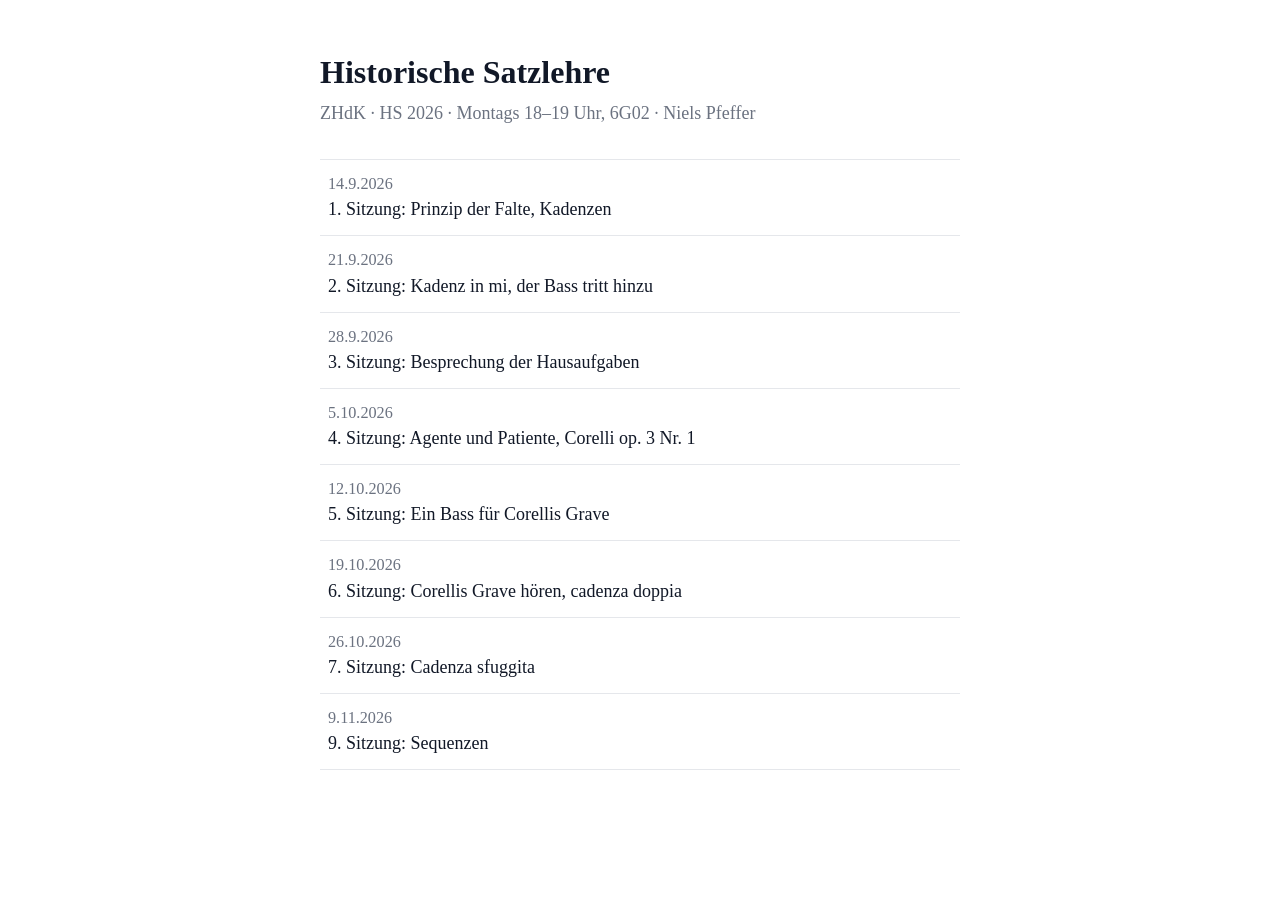
<file: index.html>
<!doctype html>
<html lang="de">
<head>
  <meta charset="utf-8">
  <meta name="viewport" content="width=device-width, initial-scale=1">
  <title>Historische Satzlehre · ZHdK HS 2026</title>
  <style>
    body {
      margin: 0;
      padding: 3rem 1.25rem;
      background: #ffffff;
      color: #111827;
      font: 18px/1.5 "Iowan Old Style", "Palatino Linotype", Palatino, Georgia, serif;
    }

    main {
      max-width: 40rem;
      margin: 0 auto;
    }

    h1 {
      font-size: 2rem;
      font-weight: 600;
      margin: 0 0 0.25rem;
    }

    .meta {
      color: #6b7280;
      margin: 0 0 2rem;
    }

    ol {
      list-style: none;
      padding: 0;
      margin: 0;
      border-top: 1px solid #e5e7eb;
    }

    li { border-bottom: 1px solid #e5e7eb; }

    a {
      display: block;
      padding: 0.75rem 0.5rem;
      color: inherit;
      text-decoration: none;
    }

    a:hover { background: #f3f4f6; }

    .date {
      display: block;
      color: #6b7280;
      font-size: 0.9em;
    }
  </style>
</head>
<body>
  <main>
    <h1>Historische Satzlehre</h1>
    <p class="meta">ZHdK · HS 2026 · Montags 18–19 Uhr, 6G02 · Niels Pfeffer</p>
    <ol>
      <li><a href="sitzung-01.html"><span class="date">14.9.2026</span>1. Sitzung: Prinzip der Falte, Kadenzen</a></li>
      <li><a href="sitzung-02.html"><span class="date">21.9.2026</span>2. Sitzung: Kadenz in mi, der Bass tritt hinzu</a></li>
      <li><a href="sitzung-03.html"><span class="date">28.9.2026</span>3. Sitzung: Besprechung der Hausaufgaben</a></li>
      <li><a href="sitzung-04.html"><span class="date">5.10.2026</span>4. Sitzung: Agente und Patiente, Corelli op. 3 Nr. 1</a></li>
      <li><a href="sitzung-05.html"><span class="date">12.10.2026</span>5. Sitzung: Ein Bass für Corellis Grave</a></li>
      <li><a href="sitzung-06.html"><span class="date">19.10.2026</span>6. Sitzung: Corellis Grave hören, cadenza doppia</a></li>
      <li><a href="sitzung-07.html"><span class="date">26.10.2026</span>7. Sitzung: Cadenza sfuggita</a></li>
      <li><a href="sitzung-09.html"><span class="date">9.11.2026</span>9. Sitzung: Sequenzen</a></li>
    </ol>
  </main>
</body>
</html>
</file>
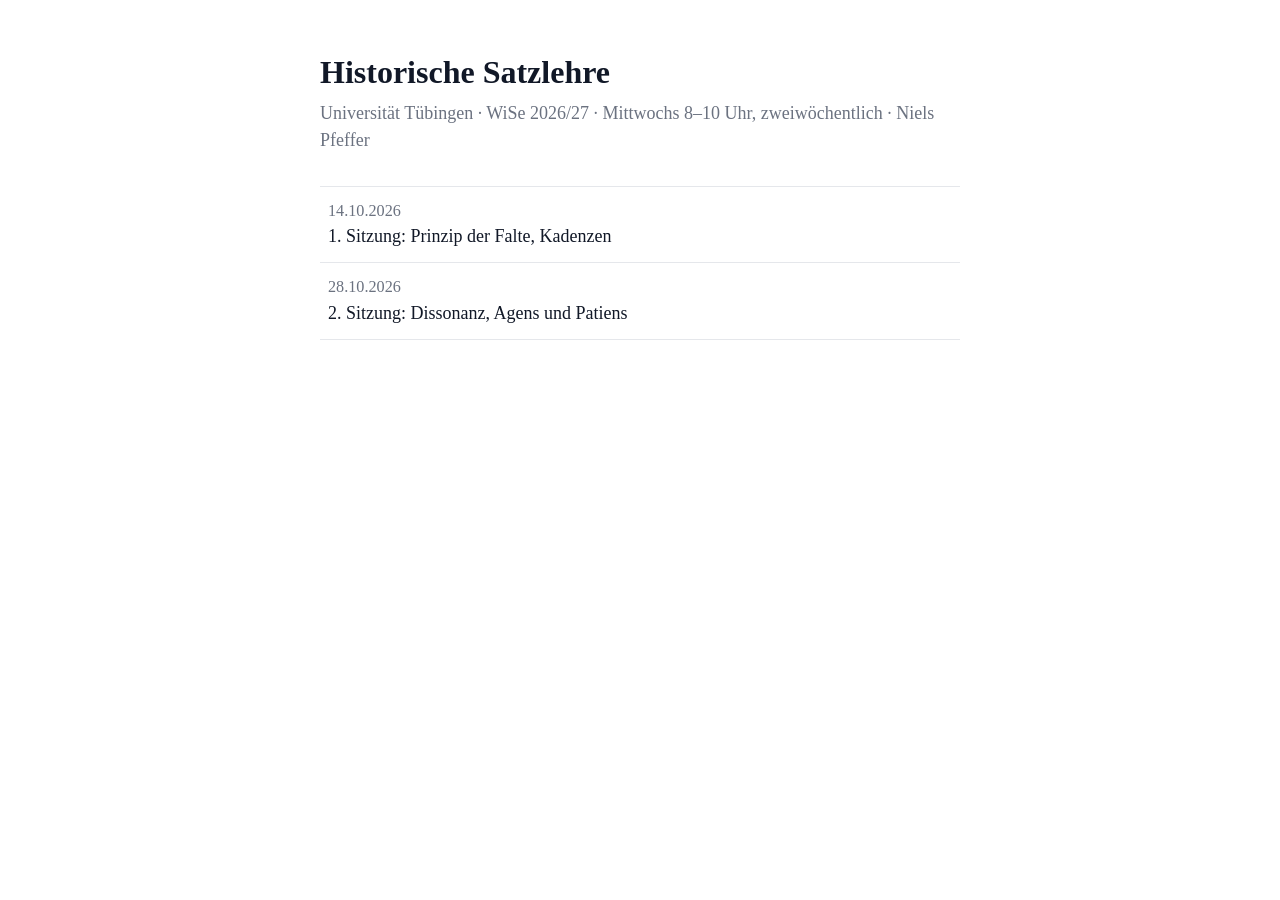
<file: tuebingen/index.html>
<!doctype html>
<html lang="de">
<head>
  <meta charset="utf-8">
  <meta name="viewport" content="width=device-width, initial-scale=1">
  <title>Historische Satzlehre · Universität Tübingen WiSe 2026/27</title>
  <style>
    body {
      margin: 0;
      padding: 3rem 1.25rem;
      background: #ffffff;
      color: #111827;
      font: 18px/1.5 "Iowan Old Style", "Palatino Linotype", Palatino, Georgia, serif;
    }

    main {
      max-width: 40rem;
      margin: 0 auto;
    }

    h1 {
      font-size: 2rem;
      font-weight: 600;
      margin: 0 0 0.25rem;
    }

    .meta {
      color: #6b7280;
      margin: 0 0 2rem;
    }

    ol {
      list-style: none;
      padding: 0;
      margin: 0;
      border-top: 1px solid #e5e7eb;
    }

    li { border-bottom: 1px solid #e5e7eb; }

    a {
      display: block;
      padding: 0.75rem 0.5rem;
      color: inherit;
      text-decoration: none;
    }

    a:hover { background: #f3f4f6; }

    .date {
      display: block;
      color: #6b7280;
      font-size: 0.9em;
    }
  </style>
</head>
<body>
  <main>
    <h1>Historische Satzlehre</h1>
    <p class="meta">Universität Tübingen · WiSe 2026/27 · Mittwochs 8–10 Uhr, zweiwöchentlich · Niels Pfeffer</p>
    <ol>
      <li><a href="sitzung-01.html"><span class="date">14.10.2026</span>1. Sitzung: Prinzip der Falte, Kadenzen</a></li>
      <li><a href="sitzung-02.html"><span class="date">28.10.2026</span>2. Sitzung: Dissonanz, Agens und Patiens</a></li>
    </ol>
  </main>
</body>
</html>
</file>
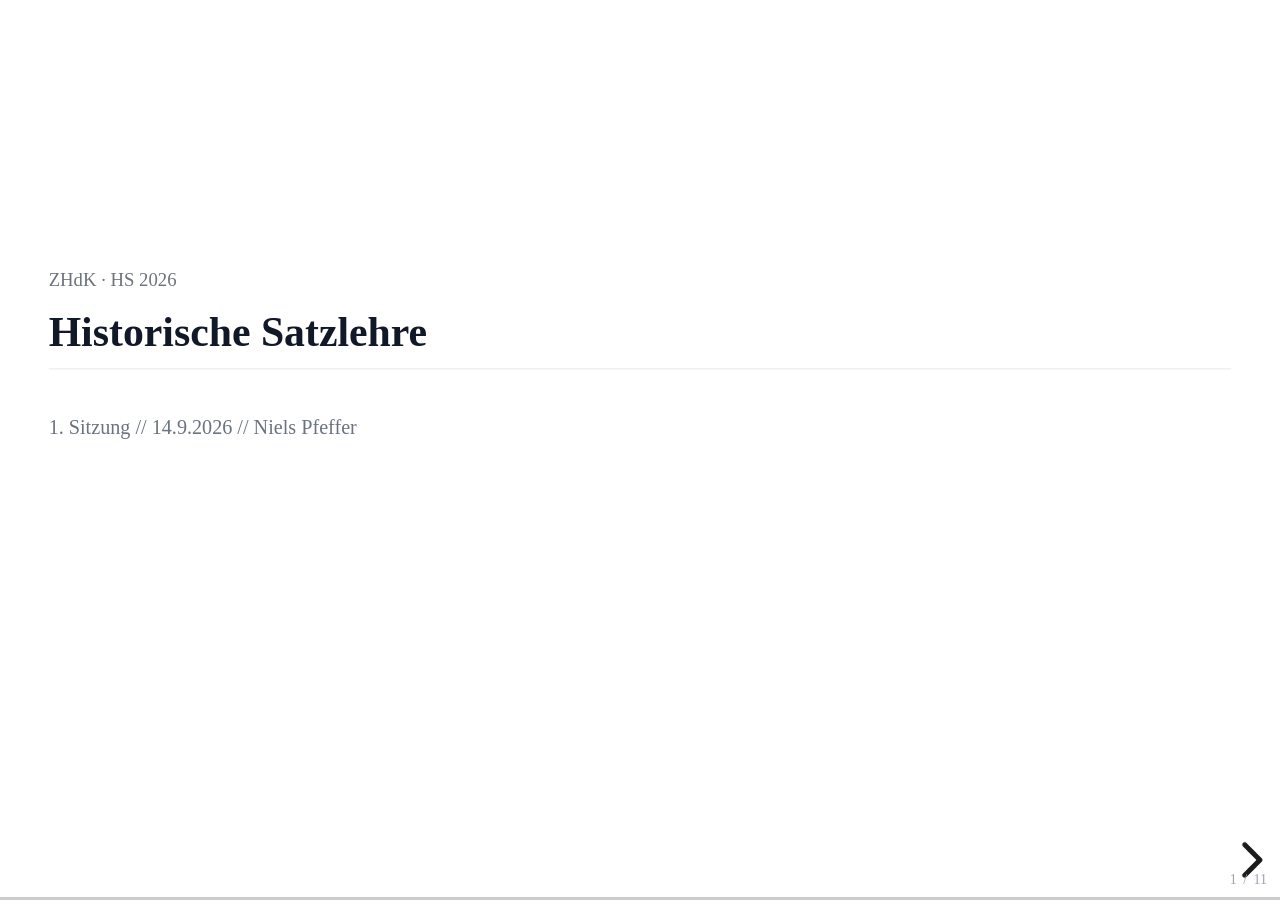
<file: sitzung-01.html>
<!doctype html>
<html lang="de">
<head>
  <meta charset="utf-8">
  <meta name="viewport" content="width=device-width, initial-scale=1">
  <title>Historische Satzlehre · 1. Sitzung</title>
  <link rel="stylesheet" href="vendor/reveal/reset.css">
  <link rel="stylesheet" href="vendor/reveal/reveal.css">
  <link rel="stylesheet" href="css/satzlehre.css">
</head>
<body>
<div class="reveal">
<div class="slides">

  <section class="title">
    <p class="kicker">ZHdK · HS 2026</p>
    <h2>Historische Satzlehre</h2>
    <p class="meta">1. Sitzung // 14.9.2026 // Niels Pfeffer</p>
  </section>

  <section>
    <h2>Organisation</h2>
    <dl class="facts">
      <dt>Termin</dt><dd>Montags 18–19 Uhr, Raum 6G02</dd>
      <dt></dt><dd>14 Termine, 14.9.–14.12.2026</dd>
      <dt></dt><dd>praktische Übungen => Instrumente mitbringen,<br/>kleinere Hausaufgaben</dd>
      <dt>Folien</dt><dd><a href="https://pfefferniels.github.io/satzlehre/">pfefferniels.github.io/satzlehre</a></dd>
    </dl>
    <h3>Zur Einführung (Auswahl)</h3>
    <ul class="refs">
      <li>Johannes Menke, <cite>Kontrapunkt II. Die Musik des Barock</cite>, Laaber 2017 (<sup>2</sup>2020).</li>
      <li>Ludwig Holtmeier, Johannes Menke und Felix Diergarten, <cite>Solfeggi, Bassi e Fughe. Georg Friedrich Händels Übungen zur Satzlehre</cite>, Wilhelmshaven 2013.</li>
    </ul>
    <aside class="notes">
      Namen abfragen: Name, Instrument, Semester, Vorkenntnisse
    </aside>
  </section>

  <section>
    <h2>Semesterplan</h2>
    <ol class="plan">
      <li><strong>Kadenzen</strong>
        <span>Kadenzformen und ihre Fluchtmöglichkeiten, besonders die <i>cadenza doppia</i></span></li>
      <li><strong>Sequenzen</strong>
        <span>Gegenschrittmodelle, barocke Anreicherung durch Dissonanzen, Terminologie</span></li>
      <li><strong>Oktavregel</strong>
        <span>Entstehung aus der <i>cadenza doppia</i>, arabische Stufen als Gegenmodell zu Funktionen</span></li>

      <aside class="notes">
        Das ist im Prinzip der Plan eines typischen Partimentokurses.
      </aside>
      <!-- place Verkettung here -->
    </ol>
  </section>

  <section class="quote">
    <blockquote>
      „<em>Die Gothik betont die zusammenhaltenden Glieder:</em> feste Rahmen, leichte Füllung; <em>der Barock betont den Stoff:</em> der Rahmen fällt entweder ganz weg oder bleibt […] ungenügend, die Masse quillt über.“
    </blockquote>
    <p class="attribution">Heinrich Wölfflin, <cite>Renaissance und Barock. Eine Untersuchung über Wesen und Entstehung des Barockstils in Italien</cite>, München 1888, S. 43.</p>

    <aside class="notes">
      Ein Prinzip, das uns immer wieder begegnen wird
    </aside>
  </section>

  <section data-background-image="img/kunst-caravaggio-tod-maria.jpg" data-background-size="contain" data-background-color="#000000">
    <aside class="notes">
      Caravaggio, Der Tod der Maria, 1601–1606, Paris, Musée du Louvre. Bild: Wikimedia Commons, gemeinfrei.
    </aside>
  </section>

  <section>
    <figure>
      <img src="img/bauyn-couperin-autre-prelude.jpg" alt="Louis Couperin, Autre prelude de Mr. Couperin, Manuscrit Bauyn II, f. 4, Anfang">
    </figure>
    <p class="source">Louis Couperin, „Autre prelude de Mr. Couperin“, <cite>Manuscrit Bauyn</cite> II, f. 4 (Ausschnitt).</p>
  </section>

  <section>
    <h2>„Prinzip der Falte“<sup>1</sup></h2>
    <figure>
      <img src="img/falte-couperin-chaconne.png" alt="Louis Couperin, Chaconne in d, T. 9–16: harmonisches Gerüst, Aussetzung, Auffächerung">
    </figure>
    <p class="source"><sup>1</sup>Die Falte als Denkfigur des Barock nach Gilles Deleuze, <cite>Le pli. Leibniz et le baroque</cite>, Paris 1988.<br>.</p>
    <aside class="notes">
      Demonstrieren. Aufgefächerte Version mit Verzierungen.
    </aside>
  </section>

  <section>
    <ul>
      <li class="fragment">Jedes Gerüst lässt sich unendlich weit auffächern, bis zum Überquillen.</li>
      <li class="fragment">Gerüstsätze verstehen, erarbeiten und immer weiter entfalten</li>
      <li class="fragment">Bestehende Kompositionen auf einen Gerüstsatz reduzieren und selbst neu diminuieren</li>
    </ul>
  </section>

  <section>
    <p>Kadenz: Bewegung von der großen Sexte (Bewegungsklang) in die Oktave (Ruheklang)</p>
    <figure>
      <img class="score" src="img/kadenz-sexte-oktave.svg" alt="Cantus und Tenor: große Sexte in die Oktave, zweimal">
    </figure>
    <ul class="fragment">
      <li><strong>Tenorklausel</strong></li>
      <li><strong>Sopranklausel</strong></li>
    </ul>

    <aside class="notes">
      Kadenz als <b>Interpunktion.</b>
      schon im Mittelalter: <b>große</b> Sexte führt in Oktave ("cause pulchretudinis"), selbst wenn sie nicht notiert. 
      *musica ficta*. Falls Zeit ist, evtl. Beispiel: Josquin, Mille regretz. 
    </aside>
  </section>

  <section>
    <h2>Spannung ⇒ Bewegung ⇒ Ruhe</h2>
    <figure>
      <img class="score stacked" src="img/kadenz-synkope-fa.svg" alt="Zweistimmige Kadenz mit Synkope in fa: 6 – 7 – 6 – 8">
    </figure>
    <figure>
      <img class="score stacked" src="img/kadenz-synkope-mi.svg" alt="Zweistimmige Kadenz mit Synkope in mi: 6 – 7 – 6 – 8">
    </figure>
    <p>
      => Spiel mit Hörerwartung
    </p>

    <aside class="notes">
      auf "eleison"
    </aside>
  </section>


  <section>
    <h2>Ausblick</h2>
    <ul>
      <li>Wie können wir weitere Stimmen hinzufügen</li>
      <li>Entwicklung hin zum Barock: Der Bass als primäre Stimme</li>
    </ul>
  </section>

</div>
</div>

<script src="vendor/reveal/reveal.js"></script>
<script src="vendor/reveal/plugin/notes.js"></script>
<script src="vendor/reveal/plugin/zoom.js"></script>
<script>
  Reveal.initialize({
    hash: true,
    width: 1280,
    height: 720,
    margin: 0.04,
    center: false,
    transition: "none",
    slideNumber: "c/t",
    plugins: [RevealNotes, RevealZoom],
  });
</script>
</body>
</html>
</file>
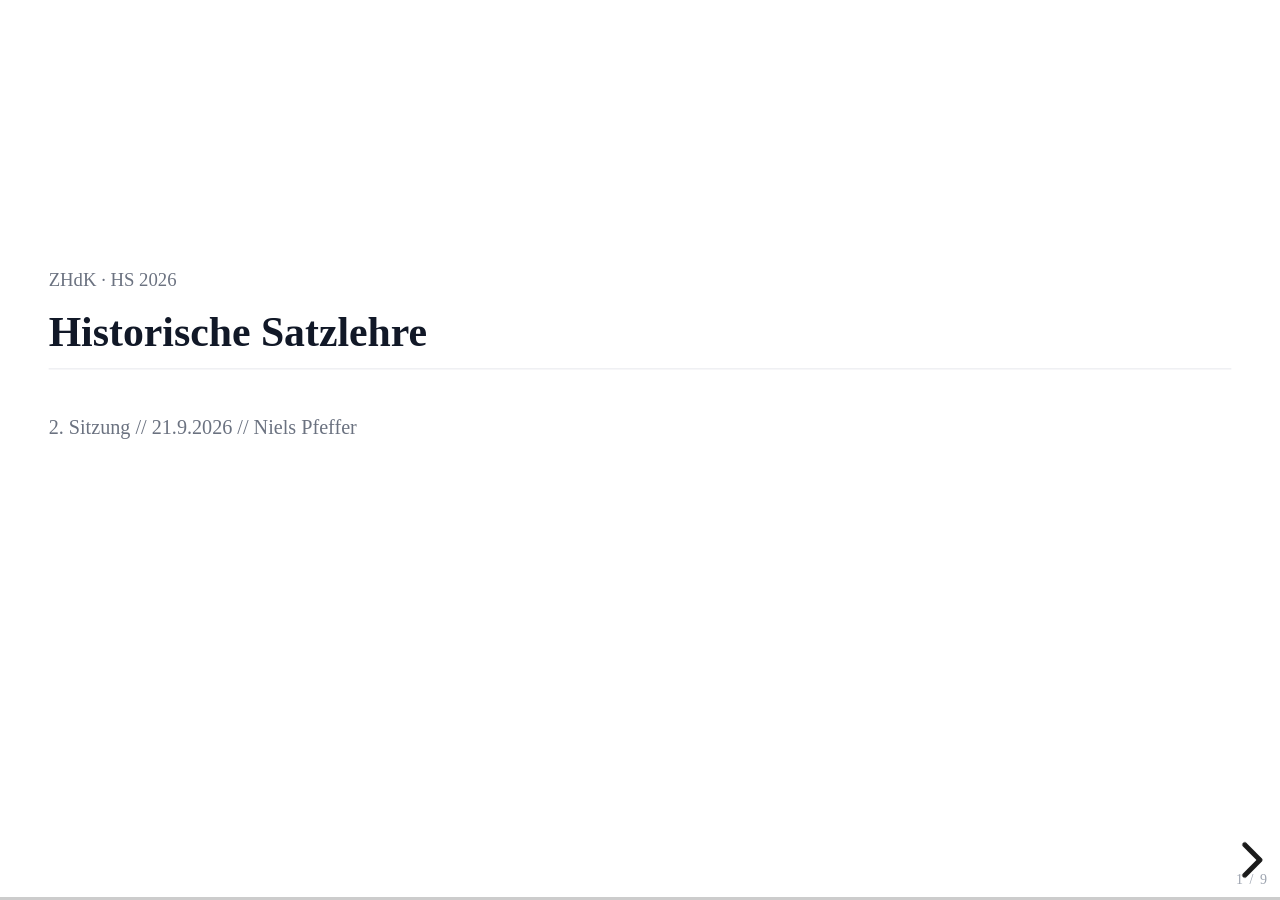
<file: sitzung-02.html>
<!doctype html>
<html lang="de">
<head>
  <meta charset="utf-8">
  <meta name="viewport" content="width=device-width, initial-scale=1">
  <title>Historische Satzlehre · 2. Sitzung</title>
  <link rel="stylesheet" href="vendor/reveal/reset.css">
  <link rel="stylesheet" href="vendor/reveal/reveal.css">
  <link rel="stylesheet" href="css/satzlehre.css">
</head>
<body>
<div class="reveal">
<div class="slides">

  <section class="title">
    <p class="kicker">ZHdK · HS 2026</p>
    <h2>Historische Satzlehre</h2>
    <p class="meta">2. Sitzung // 21.9.2026 // Niels Pfeffer</p>
  </section>

  <section class="divider">
    <h2>Hausaufgaben</h2>
  </section>

  <section>
    <h2>Kadenz in mi</h2>
    <figure>
      <img class="score" src="img/kadenz-synkope-mi.svg" alt="Zweistimmige Kadenz mit Synkope in mi: 6 – 7 – 6 – 8">
    </figure>

    <aside class="notes">
      Tenorklausel fällt einen Halbton.
    </aside>
  </section>

  <section>
    <figure>
      <img class="medium" src="img/corelli-op5-5-adagio.png" alt="Corelli, Sonate op. 5 Nr. 5, Adagio: Schluss">
    </figure>
    <p class="source">Arcangelo Corelli, Sonate op. 5 Nr. 5, Adagio</p>
    <a class="listen" href="https://open.spotify.com/intl-de/track/6kVfds6uiHgqC7Ez3W6hqj" target="_blank" rel="noopener">Aufnahme</a>
  </section>

  <section>
    <figure>
      <img class="medium" src="img/wagner-tristan-einleitung.png" alt="Wagner, Tristan und Isolde, Einleitung, Anfang">
    </figure>
    <p class="source">Richard Wagner, <cite>Tristan und Isolde</cite>, Einleitung, T. 1–3 (Klavierauszug).</p>
    <a class="listen" href="https://open.spotify.com/album/6BIzBPVDbAw4DdyMOENCFe" target="_blank" rel="noopener">Aufnahme</a>
  </section>

  <section>
    <h2>Authentische Kadenz</h2>
    <figure>
      <img class="score" src="img/kadenz-synkope-fa.svg" alt="Zweistimmige Kadenz mit Synkope in fa: 6 – 7 – 6 – 8">
    </figure>
  </section>

  <section>
    <h2>Dritte Stimme?</h2>
    <figure>
      <img class="score" src="img/kadenz-bass-frage.svg" alt="Kadenz in fa, Cantus und Tenor, darunter ein leeres Basssystem">
    </figure>

    <aside class="notes">
      Sammeln
    </aside>
  </section>

  <section>
    <h2>Eine dritte Stimme</h2>
    <figure>
      <img class="score" src="img/kadenz-bass-v-i.svg" alt="Kadenz in fa mit Bass: c – f">
    </figure>
  </section>

  <section>
    <h2>Varianten im Bass</h2>
    <figure>
      <img class="score pair" src="img/kadenz-bass-sexte-quinte.svg" alt="Kadenz in fa mit Bass b – c – f, Sextquintklang über b">
      <figcaption>Bass b–c–f: über dem b bilden Tenor und Cantus eine Sexte und eine Quinte.</figcaption>
    </figure>
    <figure>
      <img class="score pair" src="img/kadenz-bass-trugschluss.svg" alt="Kadenz in fa, Trugschluss mit Bass c – d">
      <figcaption>Trugschluss: der Bass steigt nach d, statt nach f zu fallen.</figcaption>
    </figure>
  </section>

</div>
</div>

<script src="vendor/reveal/reveal.js"></script>
<script src="vendor/reveal/plugin/notes.js"></script>
<script src="vendor/reveal/plugin/zoom.js"></script>
<script>
  Reveal.initialize({
    hash: true,
    width: 1280,
    height: 720,
    margin: 0.04,
    center: false,
    transition: "none",
    slideNumber: "c/t",
    plugins: [RevealNotes, RevealZoom],
  });
</script>
</body>
</html>
</file>
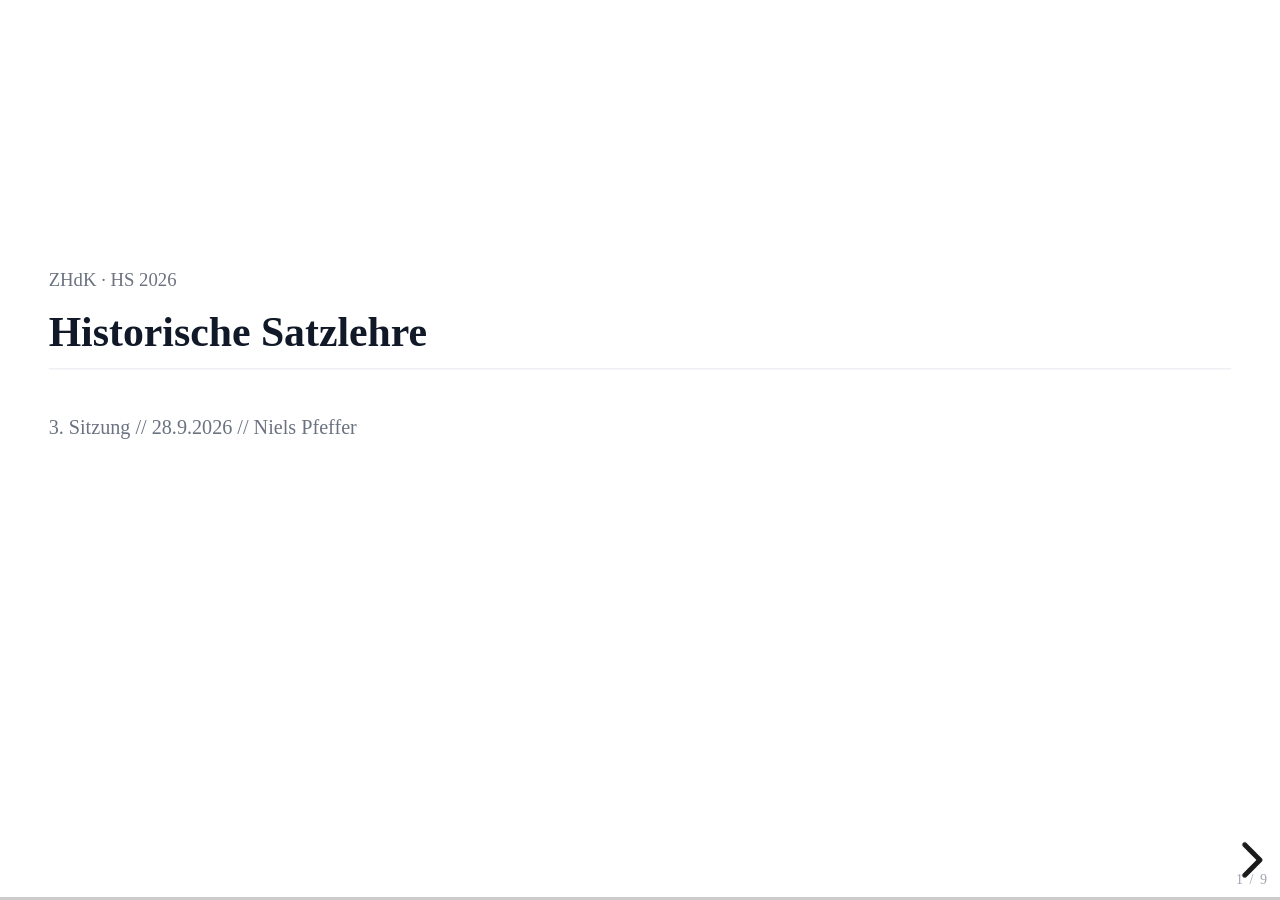
<file: sitzung-03.html>
<!doctype html>
<html lang="de">
<head>
  <meta charset="utf-8">
  <meta name="viewport" content="width=device-width, initial-scale=1">
  <title>Historische Satzlehre · 3. Sitzung</title>
  <link rel="stylesheet" href="vendor/reveal/reset.css">
  <link rel="stylesheet" href="vendor/reveal/reveal.css">
  <link rel="stylesheet" href="css/satzlehre.css">
</head>
<body>
<div class="reveal">
<div class="slides">

  <section class="title">
    <p class="kicker">ZHdK · HS 2026</p>
    <h2>Historische Satzlehre</h2>
    <p class="meta">3. Sitzung // 28.9.2026 // Niels Pfeffer</p>
  </section>

  <section>
    <div class="edition">
      <img src="img/binchois-adieu-1.png" alt="Binchois, Adieu mes tresbelles amours, T. 1–18">
    </div>
  </section>

  <section>
    <div class="edition">
      <img src="img/binchois-adieu-2.png" alt="Binchois, Adieu mes tresbelles amours, T. 19 bis Schluss">
    </div>
  </section>

  <section class="divider">
    <h2>Hausaufgaben</h2>
  </section>

  <section>
    <div class="homework solo">
      <img src="img/hausaufgabe-kyrie-a-solo.svg" style="--units: 2730" alt="Zweistimmiges Kyrie, Sopran und Tenor">
    </div>
  </section>

  <section>
    <div class="homework">
      <img src="img/hausaufgabe-kadenz-c.svg" style="--units: 2343" alt="Zweistimmige Kadenz in C, Sopranklausel über Tenorklausel">
      <img src="img/hausaufgabe-kadenz-g.svg" style="--units: 1338" alt="Zweistimmige Kadenz in G">
      <img src="img/hausaufgabe-kadenz-mi.svg" style="--units: 1072" alt="Dreistimmige Kadenz in mi">
      <img src="img/hausaufgabe-kadenz-d.svg" style="--units: 1598" alt="Drei Kadenzen in D über demselben Bass">
    </div>
  </section>

  <section>
    <div class="homework long">
      <img src="img/hausaufgabe-kyrie-c.svg" style="--units: 3990" alt="Zweistimmiges Kyrie mit Kadenzen auf I, V und I">
    </div>
  </section>

  <section>
    <h2>Agente und Patiente</h2>
    <div class="treatise">
      <div>
        <blockquote lang="it">„[…] chiamerò quella parte, che stà &amp; riceve la percossa <em>Patiente</em>. Perche patisce quella cosi fatta percossa; &amp; quella parte, che offende l'altra, &amp; è quella, che opera e fa la Dissonanza <em>Agente</em>.“</blockquote>
        <p class="translation">[…] nenne ich die Stimme, die stillsteht und den Schlag empfängt, <em>Patiente</em>, weil sie diesen Schlag erleidet; und die Stimme, welche die andere verletzt und die Dissonanz hervorbringt, <em>Agente</em>.</p>
      </div>
      <div>
        <blockquote lang="it">„Quella parte, la quale nelle Dissonanze sarà patiente, sempre doppò la percossa hauta, descenderà per un grado, sia poi di Tuono, ò Semituono. Vada poi la parte agente ovunque più le piace, pur che doppò tal offesa si incontrino in una consonanza […].“</blockquote>
        <p class="translation">Die Stimme, die bei den Dissonanzen Patiente ist, steigt nach dem empfangenen Schlag immer um eine Stufe ab, sei es um einen Ganz- oder einen Halbton. Die Agente mag dann gehen, wohin es ihr beliebt, sofern sich die Stimmen nach dieser Verletzung in einer Konsonanz treffen […].</p>
      </div>
    </div>
    <figure class="excerpt">
      <img src="img/artusi-seconda-fermarsi.svg" style="--units: 1511" alt="Artusi: Sekunde, die Agente oben schlägt d' gegen das synkopierte c' der Patiente und bleibt liegen, die Patiente löst nach h auf">
      <figcaption>Seconda, <i>la parte agente si ritrova nello Acuto, &amp; potra doppo la percossa. Fermarsi</i></figcaption>
    </figure>
    <p class="source">Giovanni Maria Artusi, <cite>Seconda parte dell'arte del contraponto</cite>, Venedig 1589, S. 27, 28 und 30. Text und Notenbeispiel nach der Transkription im <cite>Thesaurus Musicarum Italicarum</cite> (Universität Utrecht).</p>
  </section>

  <section>
    <h2>Kadenz in mi: dritte Stimme?</h2>
    <figure>
      <img class="score" src="img/kadenz-mi-bass-frage.svg" alt="Kadenz in mi, Cantus und Tenor, darunter ein leeres Basssystem">
    </figure>
  </section>

</div>
</div>

<script src="vendor/reveal/reveal.js"></script>
<script src="vendor/reveal/plugin/notes.js"></script>
<script src="vendor/reveal/plugin/zoom.js"></script>
<script>
  Reveal.initialize({
    hash: true,
    width: 1280,
    height: 720,
    margin: 0.04,
    center: false,
    transition: "none",
    slideNumber: "c/t",
    plugins: [RevealNotes, RevealZoom],
  });
</script>
</body>
</html>
</file>
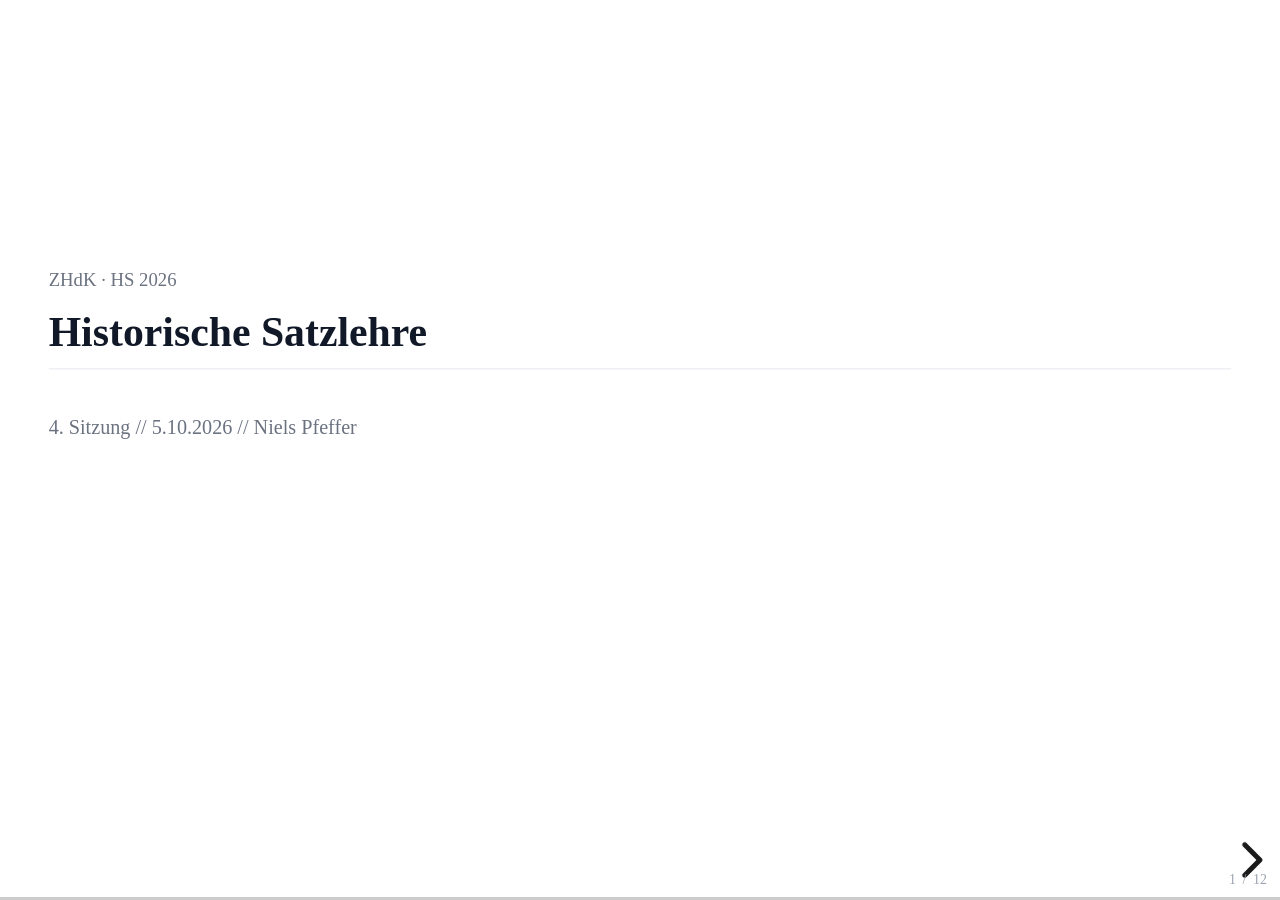
<file: sitzung-04.html>
<!doctype html>
<html lang="de">
<head>
  <meta charset="utf-8">
  <meta name="viewport" content="width=device-width, initial-scale=1">
  <title>Historische Satzlehre · 4. Sitzung</title>
  <link rel="stylesheet" href="vendor/reveal/reset.css">
  <link rel="stylesheet" href="vendor/reveal/reveal.css">
  <link rel="stylesheet" href="css/satzlehre.css">
</head>
<body>
<div class="reveal">
<div class="slides">

  <section class="title">
    <p class="kicker">ZHdK · HS 2026</p>
    <h2>Historische Satzlehre</h2>
    <p class="meta">4. Sitzung // 5.10.2026 // Niels Pfeffer</p>
  </section>

  <section class="divider">
    <h2>Übung</h2>
  </section>

  <section>
    <h2>Agente und Patiente</h2>
    <div class="excerpts">
      <figure class="excerpt">
        <img src="img/artusi-seconda-fermarsi-1.svg" style="--units: 1156; --scale: 0.5" alt="Artusi: Sekunde, die Agente oben schlägt d' gegen das synkopierte c' der Patiente und bleibt liegen, die Patiente löst nach h auf">
        <figcaption>Seconda, Agente oben<span><i>la parte agente si ritrova nello Acuto, &amp; potra doppo la percossa. Fermarsi</i></span></figcaption>
      </figure>
      <figure class="excerpt">
        <img src="img/artusi-settima-grave-fermarsi-1.svg" style="--units: 1160; --scale: 0.5" alt="Artusi: Septime, die Agente unten schlägt h gegen das synkopierte a' der Patiente und bleibt liegen, die Patiente löst nach g' in die Sexte auf">
        <figcaption>Settima, Agente unten<span><i>Grave, &amp; potra overo. Fermarsi</i></span></figcaption>
      </figure>
    </div>
    <p class="source">Giovanni Maria Artusi, <cite>Seconda parte dell'arte del contraponto</cite>, Venedig 1589, S. 30 und 38.</p>
  </section>

  <section>
    <h2>Übung</h2>
    <div class="stacked-excerpts">
      <figure class="excerpt">
        <img src="img/ligaturen-agente-unten-frage.svg" style="--units: 2355; --scale: 0.42" alt="Agente unten in Ganzen: d' c' b a g f, darüber ein leeres System für die Patiente">
      </figure>
      <figure class="excerpt">
        <img src="img/ligaturen-agente-oben-frage.svg" style="--units: 2352; --scale: 0.42" alt="Agente oben in Ganzen: d'' c'' b' a' g' f', darunter ein leeres System für die Patiente">
      </figure>
    </div>
    <aside class="notes">
      Erst spielen: eine Hälfte hält die Agente, die andere sucht die Patiente, dann tauschen. Danach aufschreiben.
    </aside>
  </section>

  <section>
    <h2>Lösung</h2>
    <div class="stacked-excerpts">
      <figure class="excerpt">
        <img src="img/ligaturen-agente-unten.svg" style="--units: 2870; --scale: 0.42" alt="Septimenkette: die Patiente b' a' g' f' e' f' liegt jeweils über den Schlag, 7 – 6 über dem absteigenden Bass, Schluss in der Oktave">
        <figcaption>a) 7 – 6</figcaption>
      </figure>
      <figure class="excerpt">
        <img src="img/ligaturen-agente-oben.svg" style="--units: 2867; --scale: 0.42" alt="Sekundenkette: dieselbe Patiente b' a' g' f' e' f' unter der absteigenden Agente, 2 – 3, Schluss im Einklang">
        <figcaption>b) 2 – 3</figcaption>
      </figure>
    </div>
    <aside class="notes">
      Dieselbe Patiente passt zu beiden Agenti: 7 und 2, 6 und 3 sind Umkehrungen voneinander.
      Beide Ketten enden in einer Kadenz, in der die Patiente die Sopranklausel singt (f' e' f') und die Agente die Tenorklausel (g f bzw. g' f').
      a) ist die Kadenz 6 – 7 – 6 – 8 aus der ersten Sitzung, b) dieselbe Kadenz mit vertauschten Lagen, 2 – 3 – Einklang.
    </aside>
  </section>

  <section>
    <h2>Arcangelo Corelli, Sonata op. 3 Nr. 1, Grave</h2>
    <figure class="excerpt">
      <img src="img/corelli-op3-1-grave-aufgabe.svg" style="--units: 2600; --scale: 0.46" alt="Violino I des Grave aus Corellis Sonata op. 3 Nr. 1, bearbeitet, 18 Takte">
    </figure>
    <a class="download" href="pdf/corelli-op3-1-grave-aufgabe.pdf" target="_blank" rel="noopener">Mit leeren Systemen für Violino II und Bass (PDF)</a>
  </section>

  <section>
    <div class="score-only">
      <figure class="excerpt">
        <img src="img/corelli-op3-1-grave-1.svg" style="--units: 2000; --scale: 0.54" alt="Corelli, op. 3 Nr. 1, Grave, T. 1–4">
      </figure>
    </div>
    <aside class="notes">
      T. 3, Zz. 1: c''' (Vl 1) übergebunden, der Bass schlägt B an: 9. Patiente Vl 1, Agente Bass. Auflösung über den Quintsprung f'' nach b'' (8).
      T. 3, Zz. 3: b'' (Vl 1) liegt, der Bass schlägt mit c die Septime an, b'' geht nach a'' über d'.
      T. 4: Kadenz in F, 6/5 – 4 – 3. Vl 2 schlägt f'' als Quarte neu an und löst nach e''.
    </aside>
  </section>

  <section>
    <div class="score-only">
      <figure class="excerpt">
        <img src="img/corelli-op3-1-grave-2.svg" style="--units: 2000; --scale: 0.54" alt="Corelli, op. 3 Nr. 1, Grave, T. 5–8">
      </figure>
    </div>
    <aside class="notes">
      T. 5, Zz. 3: f'' (Vl 2) übergebunden, Bass c' trifft: 4, Auflösung nach e'' (verziert über d''). Halbschluss auf C.
      T. 6, Zz. 1: e'' (Vl 2) über d: 9, zugleich schlägt Vl 1 mit f'' die Sekunde. Auflösung über a' nach d''.
      T. 6, Zz. 3: d'' (Vl 2) über c: 9, über g' nach c'' (8).
      T. 7: 6/5 – 5/4 – 4 3, Vl 1 wiederholt d'' und löst nach c''.
      T. 8: Kadenz auf C, 5/4 – ♮, Vl 2 schlägt c'' neu an, h' – c''.
    </aside>
  </section>

  <section>
    <div class="score-only">
      <figure class="excerpt">
        <img src="img/corelli-op3-1-grave-3.svg" style="--units: 2000; --scale: 0.54" alt="Corelli, op. 3 Nr. 1, Grave, T. 9–12">
      </figure>
    </div>
    <aside class="notes">
      Sekunden zwischen den Violinen: Die obere schlägt an und bleibt liegen, die untere weicht stufenweise aus (Artusis seconda, fermarsi).
      T. 9 Zz. 1: Vl 2 g'' gegen Vl 1 f''. Zz. 3: Vl 1 a'' gegen Vl 2 g''. T. 10 Zz. 1: Vl 2 b'' gegen Vl 1 a''. Zz. 3: Vl 2 a'' gegen Vl 1 g''. T. 11 Zz. 1: Vl 2 g'' gegen Vl 1 f''.
      Über dem Bass erscheinen sie als 6/5 (Quinte = Patiente, Sexte = Agente) oder als 9.
      T. 11, Zz. 3: e'' (Vl 1) über d: 9, über a' nach d''.
      T. 12: Kadenz in d, 6/5 – 5/4 – ♯, Vl 1 schlägt d'' neu an.
    </aside>
  </section>

  <section>
    <div class="score-only">
      <figure class="excerpt">
        <img src="img/corelli-op3-1-grave-4.svg" style="--units: 2000; --scale: 0.54" alt="Corelli, op. 3 Nr. 1, Grave, T. 13–16">
      </figure>
    </div>
    <aside class="notes">
      T. 13, Zz. 1: b' (Vl 1) über f: 4 – 3. Zz. 3: a' (Vl 1) über B: 7 – 6.
      T. 14, Zz. 3: c''' (Vl 1) über d: 7, b'' dann über e.
      T. 15, Zz. 1: b'' (Vl 1) über f: 4. Zz. 3: c''' (Vl 2) über B: 9, b'' dann über d (6).
      T. 16, Zz. 1: b'' (Vl 2) über c: 7, a'' dann über d'. Zz. 4: Kadenz in F, Vl 1 schlägt f'' neu an, 5/4 – 3.
    </aside>
  </section>

  <section>
    <div class="score-only">
      <div>
        <figure class="excerpt">
          <img src="img/corelli-op3-1-grave-5.svg" style="--units: 2000; --scale: 0.54" alt="Corelli, op. 3 Nr. 1, Grave, T. 17–19">
        </figure>
        <a class="download" href="pdf/corelli-op3-1-grave.pdf" target="_blank" rel="noopener">Partitur des Grave (PDF)</a>
        <p class="source">Notentext nach der Kodierung von Michael Scott Cuthbert (music21, CC BY), verglichen mit der Ausgabe von Joseph Joachim und Friedrich Chrysander, London 1888–1891.</p>
      </div>
    </div>
    <aside class="notes">
      T. 17, Zz. 3: c'' (Vl 2) über B: 9, über f' nach b' (8).
      T. 18: b' (Vl 2) über c: 7 – 6, dann liegt f' (Vl 1), der Bass springt nach C: 4 – 3.
      7/3 – 6/4 – 5/4 – 3 über dem liegenden c: die Folge der cadenza doppia (5/3 – 6/4 – 5/4 – 5/3), hier mit der Septime am Anfang.
    </aside>
  </section>

  <section>
    <h2>Hausaufgaben bis 12.10.</h2>
    <p>Schreibt einen kleinen analytischen Text über das Grave aus Georg Muffats Sonata seconda (<cite>Armonico tributo</cite>, Salzburg 1682).</p>
    <figure class="excerpt">
      <img src="img/muffat-sonata-2-grave-1.svg" style="--units: 4109; --scale: 0.28" alt="Muffat, Sonata seconda, Grave, T. 1–4">
    </figure>
    <a class="download" href="pdf/muffat-sonata-2-grave.pdf" target="_blank" rel="noopener">Partitur des Grave (PDF)</a>
    <a class="listen" href="https://www.youtube.com/watch?v=9hqD3PW0ZI8" target="_blank" rel="noopener">Aufnahme</a>
    <p class="second-task">Komponiert ein eigenes Grave von mindestens acht Takten.</p>
    <aside class="notes">
      Schlüssel modernisiert: Viola 1 im Violinschlüssel, Viola 2 im oktavierenden Violinschlüssel. T und S stehen in der Vorlage (Edition Kompy, IMSLP) für Tutti und Solo.
    </aside>
  </section>

</div>
</div>

<script src="vendor/reveal/reveal.js"></script>
<script src="vendor/reveal/plugin/notes.js"></script>
<script src="vendor/reveal/plugin/zoom.js"></script>
<script>
  Reveal.initialize({
    hash: true,
    width: 1280,
    height: 720,
    margin: 0.04,
    center: false,
    transition: "none",
    slideNumber: "c/t",
    plugins: [RevealNotes, RevealZoom],
  });
</script>
</body>
</html>
</file>
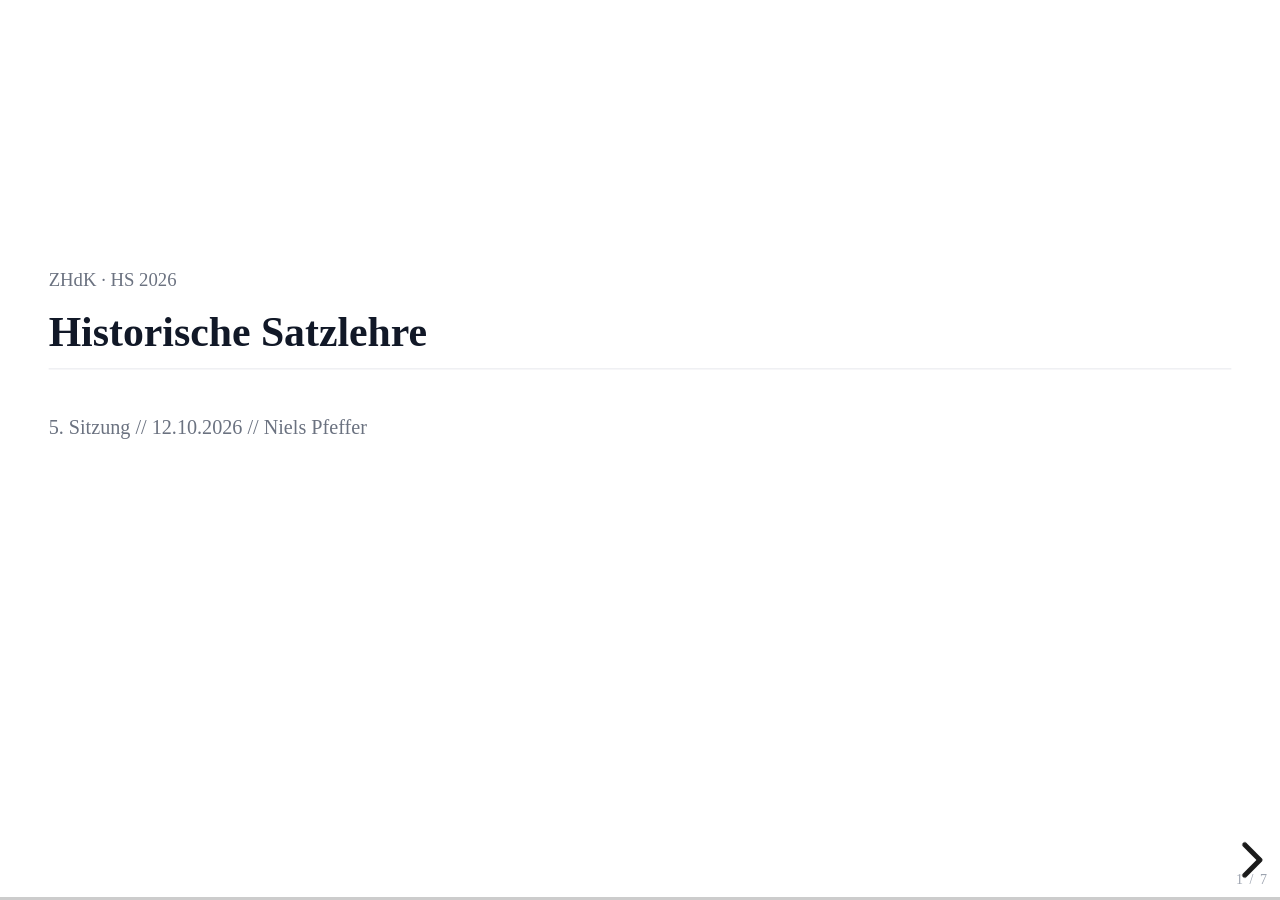
<file: sitzung-05.html>
<!doctype html>
<html lang="de">
<head>
  <meta charset="utf-8">
  <meta name="viewport" content="width=device-width, initial-scale=1">
  <title>Historische Satzlehre · 5. Sitzung</title>
  <link rel="stylesheet" href="vendor/reveal/reset.css">
  <link rel="stylesheet" href="vendor/reveal/reveal.css">
  <link rel="stylesheet" href="css/satzlehre.css">
</head>
<body>
<div class="reveal">
<div class="slides">

  <section class="title">
    <p class="kicker">ZHdK · HS 2026</p>
    <h2>Historische Satzlehre</h2>
    <p class="meta">5. Sitzung // 12.10.2026 // Niels Pfeffer</p>
  </section>

  <section>
    <h2>Wohin geht die Patiente?</h2>
  </section>

  <section>
    <h2>Bewegung der Patiente</h2>
    
    <p>Die Stimme, die bei den Dissonanzen Patiente ist, steigt nach dem empfangenen Schlag immer um eine Stufe ab, sei es um einen Ganz- oder einen Halbton. Die Agente mag dann gehen, wohin es ihr beliebt, sofern sich die Stimmen nach dieser Verletzung in einer Konsonanz treffen […].
    </p>
    <p class="source">Giovanni Maria Artusi, <cite>Seconda parte dell'arte del contraponto</cite>, Venedig 1589, S. 27 f. Text nach der Transkription im <cite>Thesaurus Musicarum Italicarum</cite> (Universität Utrecht).</p>

    <figure class="excerpt">
      <img src="img/hausaufgabe-corelli-violino-2.svg" style="--units: 3700; --scale: 0.33" alt="Violino I der Übung mit einer eingereichten Violino II, markiert sind T. 2, 4, 7 und 16">
    </figure>
  </section>

  <section>
    <h2>Kadenzpunkte / Bass konsonant zur Agente / Diminution</h2>
    <figure class="excerpt">
      <img src="img/corelli-op3-1-grave-reduktion.svg" style="--units: 4200; --scale: 0.29" alt="Corelli, op. 3 Nr. 1, Grave, Violino I und II reduziert auf Viertel und Halbe, darunter ein leeres Basssystem">
    </figure>
    <a class="download" href="pdf/corelli-op3-1-grave-reduktion.pdf" target="_blank" rel="noopener">Leeres System für Bassstimme (PDF)</a>
    <a class="listen" href="https://open.spotify.com/track/6X4KR2cAgotJFkjd7DGj5Q" target="_blank" rel="noopener">Aufnahme: Ensemble Aurora, Enrico Gatti</a>
    <aside class="notes">
      Beide Violinen reduziert: Verzierungen und Sprünge innerhalb einer Zählzeit fallen weg, eine Auflösung nach der Zählzeit rückt auf die Zählzeit, Bindungen bleiben.
      Anders als in der Übung vom 5.10.: T. 1–2 wie bei Corelli. T. 7 des Originals (preparamento alla cadenza) fehlt wie in der Übung, die Takte zählen wie dort.
    </aside>
  </section>

  <section>
    <h2>Kadenzpunkte</h2>
    <figure class="excerpt">
      <img src="img/corelli-op3-1-grave-reduktion-kadenzen.svg" style="--units: 4200; --scale: 0.29" alt="Die Reduktion mit dem Bass nur an den Kadenzen: T. 4 b – c – f, T. 7 f – g – c, T. 11 g – a – d, T. 15–16 b – c – f, T. 17–18 c – C – F">
    </figure>
    <aside class="notes">
      T. 4: b – c – f unter der Tenorklausel g'' – f'' (Vl 1) und der Sopranklausel f'' – e'' – f'' (Vl 2).
      T. 7: f – g – c, Vl 1 d'' – c'', Vl 2 c'' – h' – c''.
      T. 11: g – a – d, Vl 1 d'' – cis'' – d''.
      T. 15–16: b – c – f, Vl 1 e'' – f''.
      T. 17–18: c – C – F, cadenza doppia über dem liegenden c.
      In T. 4, 7, 11 und 15 steht vor der Bassklausel die Stufe darunter mit 6/5, wie b – c – f in der 2. Sitzung.
    </aside>
  </section>

  <section>
    <h2>Bass konsonant zur Agente</h2>
    <figure class="excerpt">
      <img src="img/corelli-op3-1-grave-reduktion-ligatur-1.svg" style="--units: 2000; --scale: 0.54" alt="Reduktion, T. 8–9, mit reduziertem Bass: b – c' – f – a, d – e – f – a">
    </figure>
    <aside class="notes">
      Beispiel T. 8, Zz. 3: Vl 1 schlägt a'' gegen das liegende g'' der Vl 2. Agente a'', Patiente g''. Der Bass f ist konsonant zur Agente (Dezime). Die Patiente bildet mit ihm die None und löst nach f'' (Oktave), der Bass geht dazu nach a.
      Zz. 1: dasselbe mit vertauschten Rollen, Agente g'' (Vl 2), Patiente f'' (Vl 1). Der Bass b ist konsonant zu beiden: 6/5.
      T. 9 nach demselben Prinzip: d unter b'' gegen a'' (6/5), f unter a'' gegen g'' (None).
    </aside>
  </section>

  <section>
    <h2>Diminution</h2>
    <figure class="excerpt">
      <img src="img/corelli-op3-1-grave-6.svg" style="--units: 2000; --scale: 0.54" alt="Corelli, op. 3 Nr. 1, Grave, T. 9–10 im Original, der Bass in Achteln">
    </figure>
    <p class="source">Arcangelo Corelli, Sonata op. 3 Nr. 1, Grave, T. 9–10 (in der Reduktion T. 8–9). Notentext nach der Kodierung von Michael Scott Cuthbert (music21, CC BY), verglichen mit der Ausgabe von Joseph Joachim und Friedrich Chrysander, London 1888–1891.</p>
    <aside class="notes">
      Die Violinen sind hier schon bei Corelli so schlicht wie in der Reduktion. Diminuiert ist nur der Bass, jede Viertel in zwei Achteln. T. 9: b – g, c' – c (Oktavsprung), f – g, a – f. T. 10: d – d, e – c, f – g, a – A.
      Die Ziffern stehen genau auf den Tönen der Reduktion: 6/5, 3, 9, 6 und 6/5, 5, 9, 6.
    </aside>
  </section>

</div>
</div>

<script src="vendor/reveal/reveal.js"></script>
<script src="vendor/reveal/plugin/notes.js"></script>
<script src="vendor/reveal/plugin/zoom.js"></script>
<script>
  Reveal.initialize({
    hash: true,
    width: 1280,
    height: 720,
    margin: 0.04,
    center: false,
    transition: "none",
    slideNumber: "c/t",
    plugins: [RevealNotes, RevealZoom],
  });
</script>
</body>
</html>
</file>
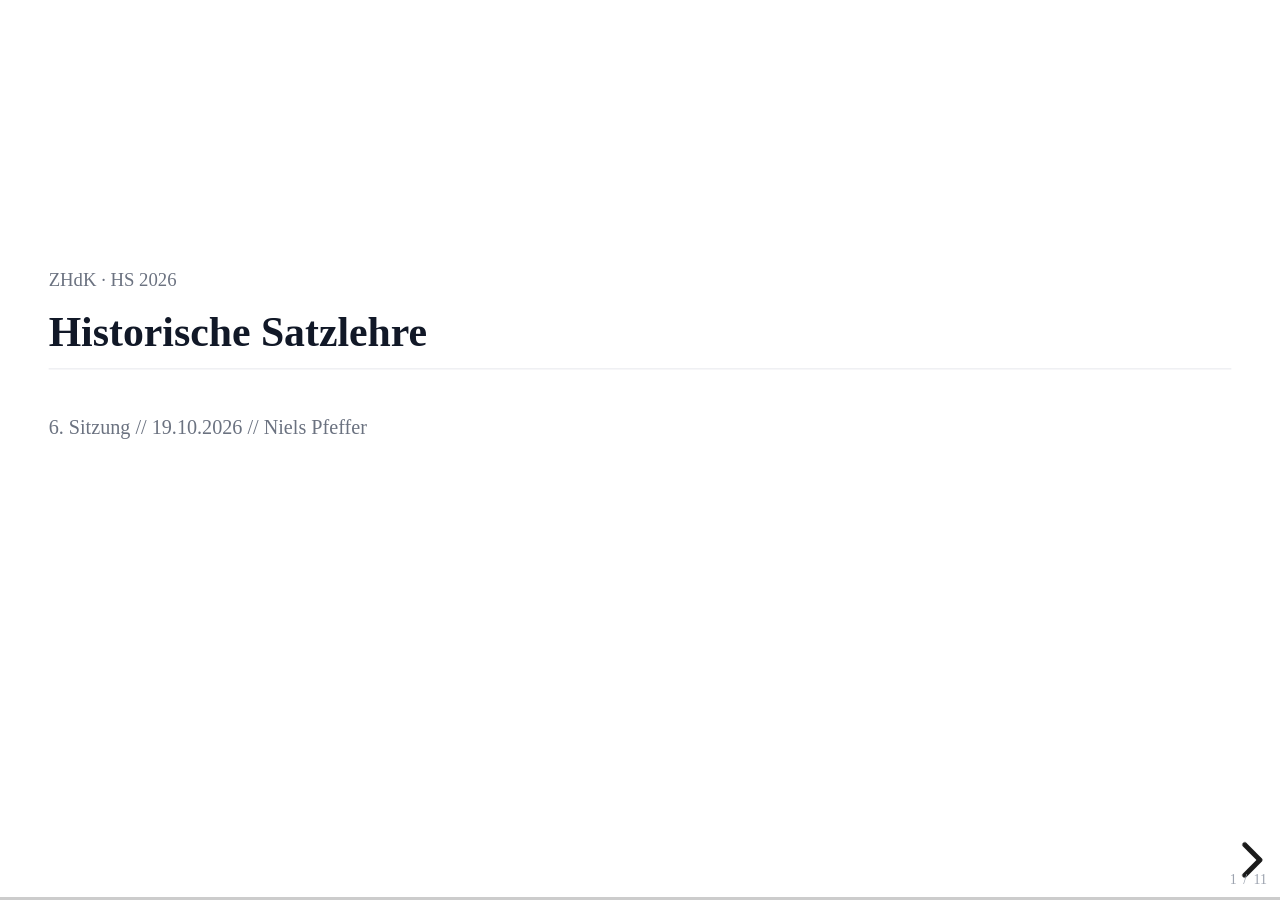
<file: sitzung-06.html>
<!doctype html>
<html lang="de">
<head>
  <meta charset="utf-8">
  <meta name="viewport" content="width=device-width, initial-scale=1">
  <title>Historische Satzlehre · 6. Sitzung</title>
  <link rel="stylesheet" href="vendor/reveal/reset.css">
  <link rel="stylesheet" href="vendor/reveal/reveal.css">
  <link rel="stylesheet" href="css/satzlehre.css">
</head>
<body>
<div class="reveal">
<div class="slides">

  <section class="title">
    <p class="kicker">ZHdK · HS 2026</p>
    <h2>Historische Satzlehre</h2>
    <p class="meta">6. Sitzung // 19.10.2026 // Niels Pfeffer</p>
  </section>

  <section data-spotify="track/6X4KR2cAgotJFkjd7DGj5Q">
    <div class="score-only">
      <figure class="excerpt">
        <img src="img/corelli-op3-1-grave-1.svg" style="--units: 2000; --scale: 0.47" alt="Corelli, op. 3 Nr. 1, Grave, T. 1–4">
      </figure>
    </div>
    <aside class="notes">
      T. 3, Zz. 1: c''' (Vl 1) übergebunden, der Bass schlägt B an: 9. Patiente Vl 1, Agente Bass. Auflösung über den Quintsprung f'' nach b'' (8).
      T. 3, Zz. 3: b'' (Vl 1) liegt, der Bass schlägt mit c die Septime an, b'' geht nach a'' über d'.
      T. 4: Kadenz in F, 6/5 – 4 – 3. Vl 2 schlägt f'' als Quarte neu an und löst nach e''.
    </aside>
  </section>

  <section data-spotify="track/6X4KR2cAgotJFkjd7DGj5Q">
    <div class="score-only">
      <figure class="excerpt">
        <img src="img/corelli-op3-1-grave-2.svg" style="--units: 2000; --scale: 0.47" alt="Corelli, op. 3 Nr. 1, Grave, T. 5–8">
      </figure>
    </div>
    <aside class="notes">
      T. 5, Zz. 3: f'' (Vl 2) übergebunden, Bass c' trifft: 4, Auflösung nach e'' (verziert über d''). Halbschluss auf C.
      T. 6, Zz. 1: e'' (Vl 2) über d: 9, zugleich schlägt Vl 1 mit f'' die Sekunde. Auflösung über a' nach d''.
      T. 6, Zz. 3: d'' (Vl 2) über c: 9, über g' nach c'' (8).
      T. 7: 6/5 – 5/4 – 4 3, Vl 1 wiederholt d'' und löst nach c'' (preparamento alla cadenza).
      T. 8: Kadenz auf C, 5/4 – ♮, Vl 2 schlägt c'' neu an, h' – c''.
    </aside>
  </section>

  <section data-spotify="track/6X4KR2cAgotJFkjd7DGj5Q">
    <div class="score-only">
      <figure class="excerpt">
        <img src="img/corelli-op3-1-grave-3.svg" style="--units: 2000; --scale: 0.47" alt="Corelli, op. 3 Nr. 1, Grave, T. 9–12">
      </figure>
    </div>
    <aside class="notes">
      Sekunden zwischen den Violinen: Die obere schlägt an und bleibt liegen, die untere weicht stufenweise aus (Artusis seconda, fermarsi).
      Über dem Bass erscheinen sie als 6/5 (Quinte = Patiente, Sexte = Agente) oder als 9. Der Bass in Achteln diminuiert, s. 5. Sitzung.
      T. 11, Zz. 3: e'' (Vl 1) über d: 9, über a' nach d''.
      T. 12: Kadenz in d, 6/5 – 5/4 – ♯, Vl 1 schlägt d'' neu an.
    </aside>
  </section>

  <section data-spotify="track/6X4KR2cAgotJFkjd7DGj5Q">
    <div class="score-only">
      <figure class="excerpt">
        <img src="img/corelli-op3-1-grave-4.svg" style="--units: 2000; --scale: 0.47" alt="Corelli, op. 3 Nr. 1, Grave, T. 13–16">
      </figure>
    </div>
    <aside class="notes">
      T. 13, Zz. 1: b' (Vl 1) über f: 4 – 3. Zz. 3: a' (Vl 1) über B: 7 – 6.
      T. 14, Zz. 3: c''' (Vl 1) über d: 7, b'' dann über e.
      T. 15, Zz. 1: b'' (Vl 1) über f: 4. Zz. 3: c''' (Vl 2) über B: 9, b'' dann über d (6).
      T. 16, Zz. 1: b'' (Vl 2) über c: 7, a'' dann über d'. Zz. 4: Kadenz in F, Vl 1 schlägt f'' neu an, 5/4 – 3.
    </aside>
  </section>

  <section data-spotify="track/6X4KR2cAgotJFkjd7DGj5Q">
    <div class="score-only">
      <div>
        <figure class="excerpt">
          <img src="img/corelli-op3-1-grave-5.svg" style="--units: 2000; --scale: 0.47" alt="Corelli, op. 3 Nr. 1, Grave, T. 17–19">
        </figure>
        <p class="source">Aufnahme: Ensemble Aurora, Enrico Gatti. Notentext nach der Kodierung von Michael Scott Cuthbert (music21, CC BY), verglichen mit der Ausgabe von Joseph Joachim und Friedrich Chrysander, London 1888–1891.</p>
      </div>
    </div>
    <aside class="notes">
      T. 17, Zz. 3: c'' (Vl 2) über B: 9, über f' nach b' (8).
      T. 18: b' (Vl 2) über c: 7 – 6, dann liegt f' (Vl 1), der Bass springt nach C: 4 – 3.
      Über dem liegenden c: 7/3 – 6/4 – 5/4 – 3, die cadenza doppia (nächste Folie).
    </aside>
  </section>

  <section>
    <h2>Cadenza doppia</h2>
    <figure class="excerpt">
      <img src="img/doppia-vier-schritte.svg" style="--units: 1400; --scale: 0.7" alt="Cadenza doppia in fa: über dem liegenden c 5/3 – 6/4 – 5/4 – 5/3, Cantus e' f' f' e', Tenor g a g g, dann f">
    </figure>
    <a class="download" href="https://www.earlymusicsources.com/youtube/cadenzadoppia" target="_blank" rel="noopener">Early Music Sources: Cadenza doppia, mit Übersicht der Modelle</a>
    <aside class="notes">
      Vier Schritte über der Penultima c: 5/3 – 6/4 – 5/4 – 5/3. Diskantklausel 3 4 4 3, Tenorklausel 5 6 5 5.
      Die Quarte f' tritt im 6/4 konsonant ein (Sexte zum Tenor a) und wird erst durch den Tenor g zur Dissonanz.
      Corelli, T. 18: Violino I e' f' f' e' wie der Cantus hier, Violino II b' a' g' g' (7 6 5 5), die doppia mit vorbereiteter Septime.
    </aside>
  </section>

  <section data-spotify="track/4p8QCSWDgTj6utIMpibpbb">
    <div class="edition">
      <img src="img/lorency-fantaisie-1.png" alt="Fantaisie de Mr de Lorency, T. 1–8">
    </div>
  </section>

  <section data-spotify="track/4p8QCSWDgTj6utIMpibpbb">
    <div class="edition">
      <img src="img/lorency-fantaisie-2.png" alt="Fantaisie de Mr de Lorency, T. 9–21">
    </div>
  </section>

  <section data-spotify="track/4p8QCSWDgTj6utIMpibpbb">
    <div class="edition">
      <img src="img/lorency-fantaisie-3.png" alt="Fantaisie de Mr de Lorency, T. 22–37">
    </div>
  </section>

  <section data-spotify="track/4p8QCSWDgTj6utIMpibpbb">
    <div class="edition">
      <div>
        <figure>
          <img src="img/lorency-fantaisie-4.png" alt="Fantaisie de Mr de Lorency, T. 38–53">
        </figure>
        <p class="source">Fantaisie de Mr de Lorency, <cite>Manuscrit Bauyn</cite>, um 1660, F-Pn Rés. Vm7 675, f. 34–34v. Ausgabe: Pierre Gouin, Les Éditions Outremontaises, Montréal 2003 (<a href="https://imslp.org/wiki/Fantaisie_in_A_minor_(Lorency,_Monsieur_de)" target="_blank" rel="noopener">IMSLP</a>, CC BY-SA 4.0). <a href="https://open.spotify.com/track/4p8QCSWDgTj6utIMpibpbb" target="_blank" rel="noopener">Aufnahme: Jean Rondeau</a>, <cite>Melancholy Grace</cite>, Erato 2021.</p>
      </div>
    </div>
  </section>

</div>
</div>

<script src="vendor/reveal/reveal.js"></script>
<script src="vendor/reveal/plugin/notes.js"></script>
<script src="vendor/reveal/plugin/zoom.js"></script>
<script>
  Reveal.initialize({
    hash: true,
    width: 1280,
    height: 720,
    margin: 0.04,
    center: false,
    transition: "none",
    slideNumber: "c/t",
    plugins: [RevealNotes, RevealZoom],
  });
</script>
<script src="js/recording.js"></script>
</body>
</html>
</file>
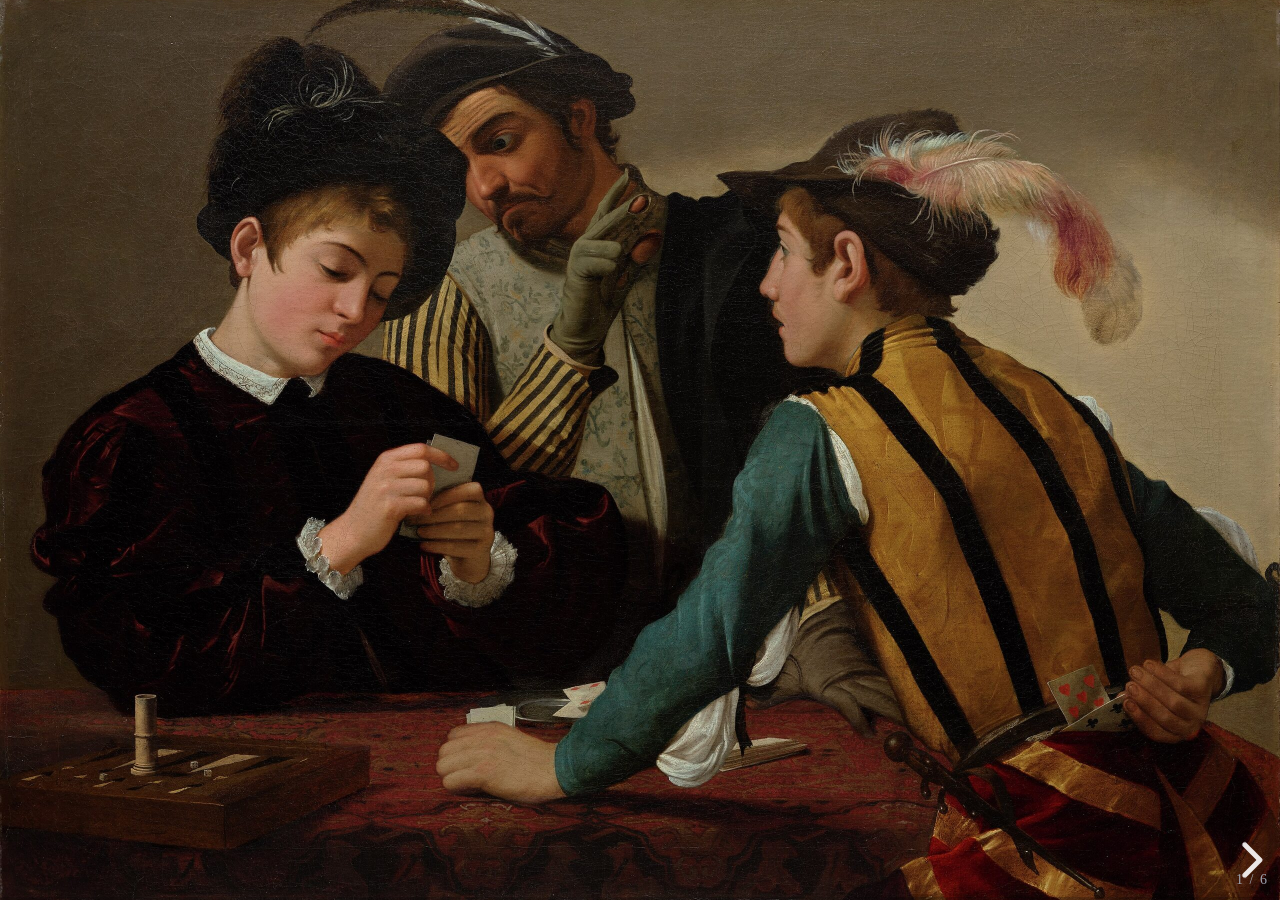
<file: sitzung-07.html>
<!doctype html>
<html lang="de">
<head>
  <meta charset="utf-8">
  <meta name="viewport" content="width=device-width, initial-scale=1">
  <title>Historische Satzlehre · 7. Sitzung</title>
  <link rel="stylesheet" href="vendor/reveal/reset.css">
  <link rel="stylesheet" href="vendor/reveal/reveal.css">
  <link rel="stylesheet" href="css/satzlehre.css">
</head>
<body>
<div class="reveal">
<div class="slides">

  <section data-background-image="img/kunst-caravaggio-bari.jpg" data-background-size="cover" data-background-position="center 30%" data-background-color="#000000">
    <aside class="notes">
      Caravaggio, I bari (Die Falschspieler), um 1595, Fort Worth, Kimbell Art Museum. Bild: Wikimedia Commons, gemeinfrei.
    </aside>
  </section>

  <section class="title">
    <p class="kicker">ZHdK · HS 2026</p>
    <h2>Historische Satzlehre</h2>
    <p class="meta">7. Sitzung // 26.10.2026 // Niels Pfeffer</p>
  </section>

  <section data-spotify="track/4p8QCSWDgTj6utIMpibpbb">
    <div class="edition">
      <img src="img/lorency-fantaisie-1.png" alt="Fantaisie de Mr de Lorency, T. 1–8">
    </div>
  </section>

  <section data-spotify="track/4p8QCSWDgTj6utIMpibpbb">
    <div class="edition">
      <img src="img/lorency-fantaisie-2.png" alt="Fantaisie de Mr de Lorency, T. 9–21">
    </div>
  </section>

  <section data-spotify="track/4p8QCSWDgTj6utIMpibpbb">
    <div class="edition">
      <img src="img/lorency-fantaisie-3.png" alt="Fantaisie de Mr de Lorency, T. 22–37">
    </div>
  </section>

  <section data-spotify="track/4p8QCSWDgTj6utIMpibpbb">
    <div class="edition">
      <div>
        <figure>
          <img src="img/lorency-fantaisie-4.png" alt="Fantaisie de Mr de Lorency, T. 38–53">
        </figure>
        <p class="source">Fantaisie de Mr de Lorency, <cite>Manuscrit Bauyn</cite>, um 1660, F-Pn Rés. Vm7 675, f. 34–34v. Ausgabe: Pierre Gouin, Les Éditions Outremontaises, Montréal 2003 (<a href="https://imslp.org/wiki/Fantaisie_in_A_minor_(Lorency,_Monsieur_de)" target="_blank" rel="noopener">IMSLP</a>, CC BY-SA 4.0). <a href="https://open.spotify.com/track/4p8QCSWDgTj6utIMpibpbb" target="_blank" rel="noopener">Aufnahme: Jean Rondeau</a>, <cite>Melancholy Grace</cite>, Erato 2021.</p>
      </div>
    </div>
  </section>

</div>
</div>

<script src="vendor/reveal/reveal.js"></script>
<script src="vendor/reveal/plugin/notes.js"></script>
<script src="vendor/reveal/plugin/zoom.js"></script>
<script>
  Reveal.initialize({
    hash: true,
    width: 1280,
    height: 720,
    margin: 0.04,
    center: false,
    transition: "none",
    slideNumber: "c/t",
    plugins: [RevealNotes, RevealZoom],
  });
</script>
<script src="js/recording.js"></script>
</body>
</html>
</file>
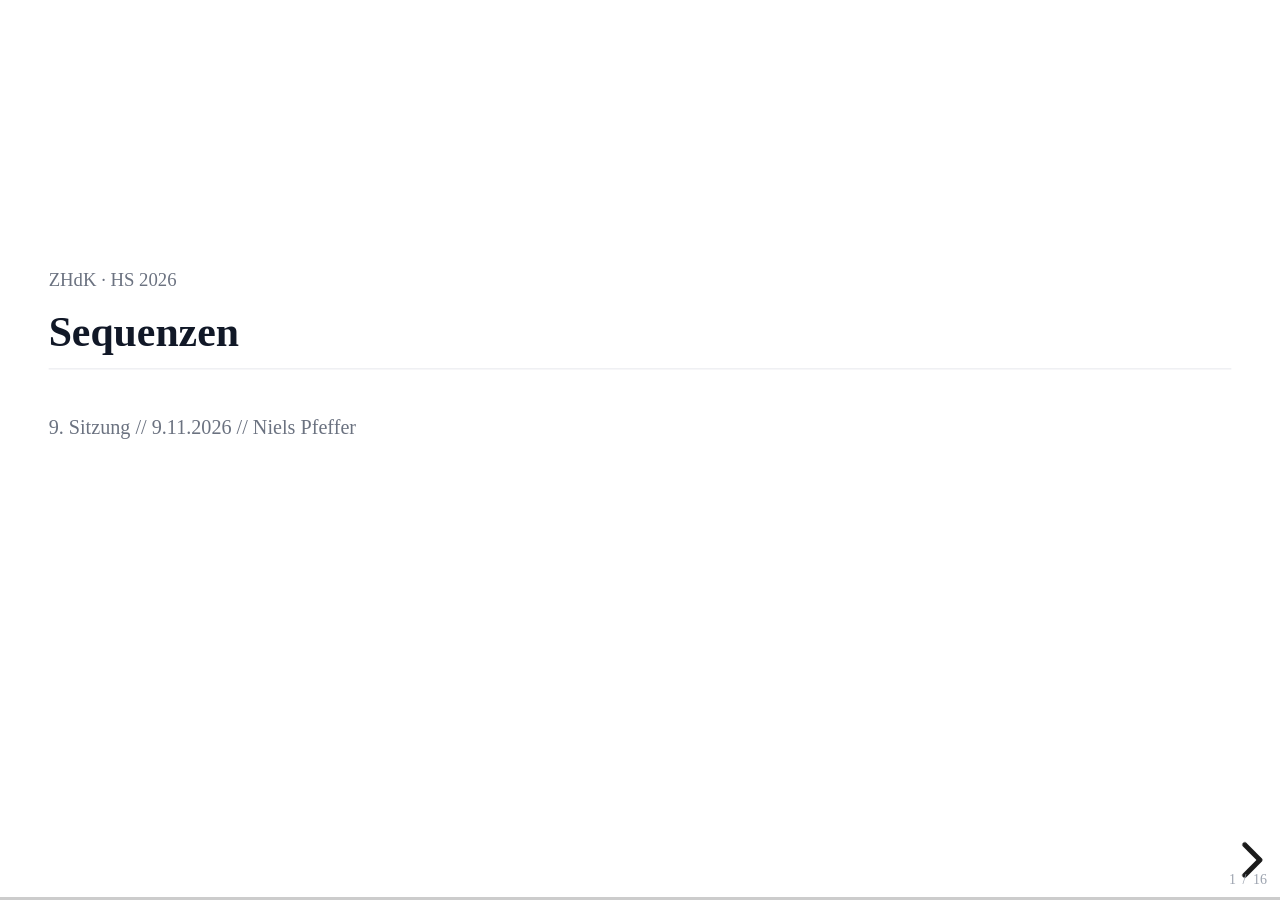
<file: sitzung-09.html>
<!doctype html>
<html lang="de">
<head>
  <meta charset="utf-8">
  <meta name="viewport" content="width=device-width, initial-scale=1">
  <title>Historische Satzlehre · 9. Sitzung</title>
  <link rel="stylesheet" href="vendor/reveal/reset.css">
  <link rel="stylesheet" href="vendor/reveal/reveal.css">
  <link rel="stylesheet" href="css/satzlehre.css">
</head>
<body>
<div class="reveal">
<div class="slides">

  <section class="title">
    <p class="kicker">ZHdK · HS 2026</p>
    <h2>Sequenzen</h2>
    <p class="meta">9. Sitzung // 9.11.2026 // Niels Pfeffer</p>
  </section>

  <section>
    <h2>Quartfall</h2>
    <figure class="excerpt">
      <img src="img/lully-nuict-quartfall.svg" style="--units: 837; --scale: 0.9" alt="Bass in ganzen Noten: d' a c' g b f a">
    </figure>
    <aside class="notes">
      Muffat S. 73.
    </aside>
  </section>

  <section>
    <h2>Quintstieg</h2>
    <figure class="excerpt">
      <img src="img/lully-nuict-quintstieg.svg" style="--units: 521; --scale: 0.9" alt="Bass in ganzen Noten: f c' g d'">
    </figure>
    <aside class="notes">
      Muffat S. 73.
    </aside>
  </section>

  <section>
    <h2>Quintfall</h2>
    <figure class="excerpt">
      <img src="img/lully-nuict-quintfall.svg" style="--units: 918; --scale: 0.9" alt="Bass in ganzen Noten: a d g c f d e A">
    </figure>
    <aside class="notes">
      Muffat S. 77.
    </aside>
  </section>

  <section>
    <h2>Quartstieg</h2>
    <figure class="excerpt">
      <img src="img/lully-nuict-quartstieg.svg" style="--units: 540; --scale: 0.9" alt="Bass in ganzen Noten: f b g c'">
    </figure>
    <aside class="notes">
      Muffat S. 70.
    </aside>
  </section>

  <section>
    <h2>Terzfall</h2>
    <figure class="excerpt">
      <img src="img/lully-nuict-terzfall.svg" style="--units: 639; --scale: 0.9" alt="Bass in ganzen Noten: c' a b g a">
    </figure>
    <aside class="notes">
      Muffat S. 67.
    </aside>
  </section>

  <section>
    <h2>Sekundgang</h2>
    <figure class="excerpt">
      <img src="img/lully-nuict-sekundgang.svg" style="--units: 1253; --scale: 0.9" alt="Bass in ganzen Noten, stufenweise abwärts: d' c' b a g f e d c B A">
    </figure>
  </section>

  <section class="divider">
    <h2>Lully, Prélude pour la Nuict</h2>
    <p class="source">Jean-Baptiste Lully, Prélude pour la Nuict, aus <cite>Le Triomphe de l'Amour</cite>, Paris: Ballard 1681, S. 86 ff. Reduktion und Analyse nach Georg Muffat, <cite>Regulae concentuum partiturae</cite> (1699): Niels Pfeffer, 2022. Aufnahme: Capriccio Stravagante Les 24 Violons, Skip Sempé, <cite>La Belle Danse</cite>, Paradizo 2012.</p>
    <a class="listen" href="https://music.youtube.com/watch?v=Wp_hTj-OX88" target="_blank" rel="noopener">Aufnahme: Capriccio Stravagante Les 24 Violons, Skip Sempé</a>
  </section>

  <section>
    <h2>Quartfall</h2>
    <figure class="excerpt">
      <img src="img/lully-nuict-analyse-quartfall.svg" style="--units: 563; --scale: 1.9" alt="Reduktion, fünf Stimmen: Quartfall im Bass, darüber Intervallziffern, Ziel cadentia major perfecta">
    </figure>
  </section>

  <section>
    <h2>Quintstieg</h2>
    <figure class="excerpt">
      <img src="img/lully-nuict-analyse-quintstieg.svg" style="--units: 563; --scale: 1.9" alt="Reduktion, drei Stimmen: Quintstieg im Bass, darüber cadentia minor und minima tenorizans auf V">
    </figure>
  </section>

  <section>
    <h2>Quintfall</h2>
    <figure class="excerpt">
      <img src="img/lully-nuict-analyse-quintfall.svg" style="--units: 563; --scale: 1.9" alt="Reduktion, fünf Stimmen: Quintfall im Bass, Ziel major simplex auf V">
    </figure>
  </section>

  <section>
    <h2>Quartstieg</h2>
    <figure class="excerpt">
      <img src="img/lully-nuict-analyse-quartstieg.svg" style="--units: 563; --scale: 1.9" alt="Reduktion, fünf Stimmen: Quartstieg im Bass">
    </figure>
  </section>

  <section>
    <h2>Terzfall</h2>
    <figure class="excerpt">
      <img src="img/lully-nuict-analyse-terzfall.svg" style="--units: 563; --scale: 1.9" alt="Reduktion, fünf Stimmen: Terzfall im Bass, Sekundgang in der zweiten Stimme, Ziel tenorizans auf V">
    </figure>
  </section>

  <section>
    <h2>Terzfall</h2>
    <figure class="excerpt">
      <img src="img/lully-nuict-analyse-terzfall-2.svg" style="--units: 563; --scale: 1.9" alt="Reduktion, drei Stimmen: Terzfall im Bass in Vierteln, darin ein Quartstieg, Oberstimmen gegeneinander in guter Manier">
    </figure>
  </section>

  <section>
    <h2>Sekundgang</h2>
    <figure class="excerpt">
      <img src="img/lully-nuict-analyse-sekundgang.svg" style="--units: 563; --scale: 1.9" alt="Reduktion, fünf Stimmen: Sekundgang im Bass, darüber 7–6-Ketten, erster Teil">
    </figure>
  </section>

  <section>
    <h2>Sekundgang</h2>
    <figure class="excerpt">
      <img src="img/lully-nuict-analyse-sekundgang-2.svg" style="--units: 563; --scale: 1.9" alt="Reduktion, fünf Stimmen: Sekundgang im Bass, 7–6-Ketten, Ziel tenorizans auf V">
    </figure>
  </section>

</div>
</div>

<script src="vendor/reveal/reveal.js"></script>
<script src="vendor/reveal/plugin/notes.js"></script>
<script src="vendor/reveal/plugin/zoom.js"></script>
<script>
  Reveal.initialize({
    hash: true,
    width: 1280,
    height: 720,
    margin: 0.04,
    center: false,
    transition: "none",
    slideNumber: "c/t",
    plugins: [RevealNotes, RevealZoom],
  });
</script>
</body>
</html>
</file>
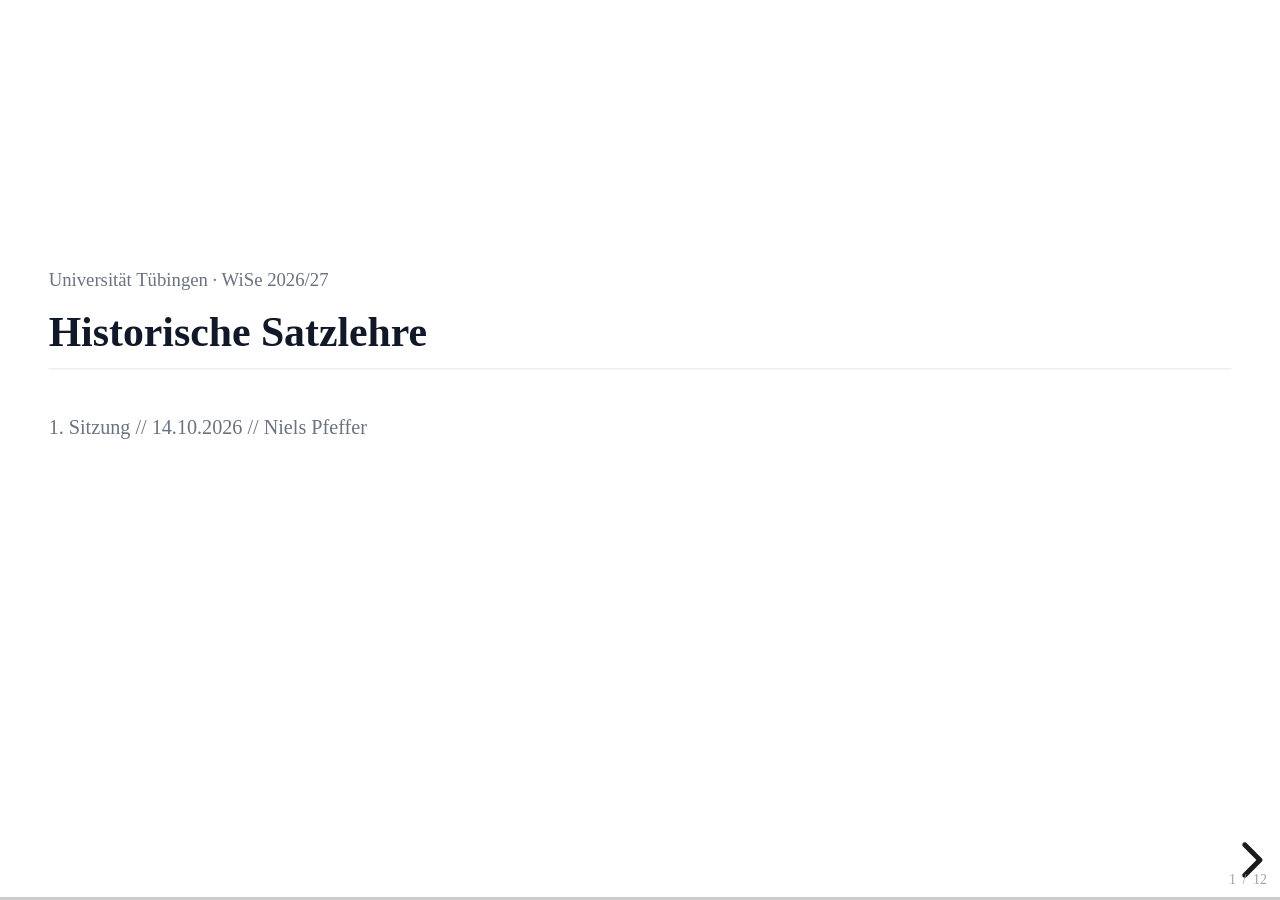
<file: tuebingen/sitzung-01.html>
<!doctype html>
<html lang="de">
<head>
  <meta charset="utf-8">
  <meta name="viewport" content="width=device-width, initial-scale=1">
  <title>Historische Satzlehre · 1. Sitzung</title>
  <link rel="stylesheet" href="../vendor/reveal/reset.css">
  <link rel="stylesheet" href="../vendor/reveal/reveal.css">
  <link rel="stylesheet" href="../css/satzlehre.css">
</head>
<body>
<div class="reveal">
<div class="slides">

  <section class="title">
    <p class="kicker">Universität Tübingen · WiSe 2026/27</p>
    <h2>Historische Satzlehre</h2>
    <p class="meta">1. Sitzung // 14.10.2026 // Niels Pfeffer</p>
  </section>

  <section>
    <h2>Semesterplan</h2>
    <ol class="plan">
      <li><strong>Kadenzen</strong>
        <span>Kadenzformen und ihre Fluchtmöglichkeiten, besonders die <i>cadenza doppia</i></span></li>
      <li><strong>Sequenzen</strong>
        <span>Gegenschrittmodelle, barocke Anreicherung durch Dissonanzen, Terminologie</span></li>
      <li><strong>Oktavregel</strong>
        <span>Entstehung aus der <i>cadenza doppia</i>, arabische Stufen als Gegenmodell zu Funktionen</span></li>

      <aside class="notes">
        Das ist im Prinzip der Plan eines typischen Partimentokurses.
      </aside>
      <!-- place Verkettung here -->
    </ol>
  </section>

  <section class="quote">
    <blockquote>
      „<em>Die Gothik betont die zusammenhaltenden Glieder:</em> feste Rahmen, leichte Füllung; <em>der Barock betont den Stoff:</em> der Rahmen fällt entweder ganz weg oder bleibt […] ungenügend, die Masse quillt über.“
    </blockquote>
    <p class="attribution">Heinrich Wölfflin, <cite>Renaissance und Barock. Eine Untersuchung über Wesen und Entstehung des Barockstils in Italien</cite>, München 1888, S. 43.</p>

    <aside class="notes">
      Ein Prinzip, das uns immer wieder begegnen wird
    </aside>
  </section>

  <section data-background-image="../img/kunst-caravaggio-tod-maria.jpg" data-background-size="contain" data-background-color="#000000">
    <aside class="notes">
      Caravaggio, Der Tod der Maria, 1601–1606, Paris, Musée du Louvre. Bild: Wikimedia Commons, gemeinfrei.
    </aside>
  </section>

  <section>
    <figure>
      <img src="../img/bauyn-couperin-autre-prelude.jpg" alt="Louis Couperin, Autre prelude de Mr. Couperin, Manuscrit Bauyn II, f. 4, Anfang">
    </figure>
    <p class="source">Louis Couperin, „Autre prelude de Mr. Couperin“, <cite>Manuscrit Bauyn</cite> II, f. 4 (Ausschnitt).</p>
  </section>

  <section>
    <h2>„Prinzip der Falte“<sup>1</sup></h2>
    <figure>
      <img src="../img/falte-couperin-chaconne.png" alt="Louis Couperin, Chaconne in d, T. 9–16: harmonisches Gerüst, Aussetzung, Auffächerung">
    </figure>
    <p class="source"><sup>1</sup>Die Falte als Denkfigur des Barock nach Gilles Deleuze, <cite>Le pli. Leibniz et le baroque</cite>, Paris 1988.<br>.</p>
    <aside class="notes">
      Demonstrieren. Aufgefächerte Version mit Verzierungen.
    </aside>
  </section>

  <section>
    <ul>
      <li class="fragment">Jedes Gerüst lässt sich unendlich weit auffächern, bis zum Überquillen.</li>
      <li class="fragment">Gerüstsätze verstehen, erarbeiten und immer weiter entfalten</li>
      <li class="fragment">Bestehende Kompositionen auf einen Gerüstsatz reduzieren und selbst neu diminuieren</li>
    </ul>
  </section>

  <section>
    <p>Kadenz: Bewegung von der großen Sexte (Bewegungsklang) in die Oktave (Ruheklang)</p>
    <figure>
      <img class="score" src="../img/kadenz-sexte-oktave.svg" alt="Cantus und Tenor: große Sexte in die Oktave, zweimal">
    </figure>
    <ul class="fragment">
      <li><strong>Tenorklausel</strong></li>
      <li><strong>Sopranklausel</strong></li>
    </ul>

    <aside class="notes">
      Kadenz als <b>Interpunktion.</b>
      schon im Mittelalter: <b>große</b> Sexte führt in Oktave ("cause pulchretudinis"), selbst wenn sie nicht notiert. 
      *musica ficta*. Falls Zeit ist, evtl. Beispiel: Josquin, Mille regretz. 
    </aside>
  </section>

  <section>
    <h2>Spannung ⇒ Bewegung ⇒ Ruhe</h2>
    <figure>
      <img class="score stacked" src="../img/kadenz-synkope-fa.svg" alt="Zweistimmige Kadenz mit Synkope in fa: 6 – 7 – 6 – 8">
    </figure>
    <figure>
      <img class="score stacked" src="../img/kadenz-synkope-mi.svg" alt="Zweistimmige Kadenz mit Synkope in mi: 6 – 7 – 6 – 8">
    </figure>
    <p>
      => Spiel mit Hörerwartung
    </p>

    <aside class="notes">
      auf "eleison"
    </aside>
  </section>


  <section>
    <h2>Fauxbourdon</h2>
    <figure class="excerpt">
      <img src="../img/fauxbourdon.svg" style="--units: 2095; --scale: 0.55" alt="Fauxbourdon mit Kadenz in mi: Tenor e – f g a g – f – e, der Cantus zuerst in der Oktave, dann in Sexten darüber, der Contratenor altus grau eine Quarte unter dem Cantus">
    </figure>
    <a class="listen" href="https://contrapunto.ch/tutorial/5/fauxbourdon/" target="_blank" rel="noopener">Tutorial Fauxbourdon (contrapunto.ch, Schola Cantorum Basiliensis)</a>
    <aside class="notes">
      Nach Guilielmus Monachus (um 1480): der Cantus nimmt zuerst die Oktave, dann Sexten, am Schluss die Oktave; der Contratenor zuerst die Quinte, dann Terzen, am Schluss die Quinte (vgl. contrapunto.ch, Tutorial Fauxbourdon).
      Kadenz in mi: Tenor f – e, Cantus d' – e', Contratenor a – h.
      Früheste Belege bei Dufay (Missa Sancti Jacobi).
      Singen: Tenor und Cantus vom Blatt, der Contratenor improvisiert.
    </aside>
  </section>


  <section>
    <h2>Ausblick</h2>
    <p>Kadenzen im Barock – der Bass wird zur primären Stimme</p>
  </section>

  <section>
    <h2>Hausaufgabe bis 27.10.</h2>
    <p>Komponiert ein „Kyrie – Christe – Kyrie“.</p>
    <p>Abgabe bitte per Mail.</p>
  </section>

</div>
</div>

<script src="../vendor/reveal/reveal.js"></script>
<script src="../vendor/reveal/plugin/notes.js"></script>
<script src="../vendor/reveal/plugin/zoom.js"></script>
<script>
  Reveal.initialize({
    hash: true,
    width: 1280,
    height: 720,
    margin: 0.04,
    center: false,
    transition: "none",
    slideNumber: "c/t",
    plugins: [RevealNotes, RevealZoom],
  });
</script>
</body>
</html>
</file>
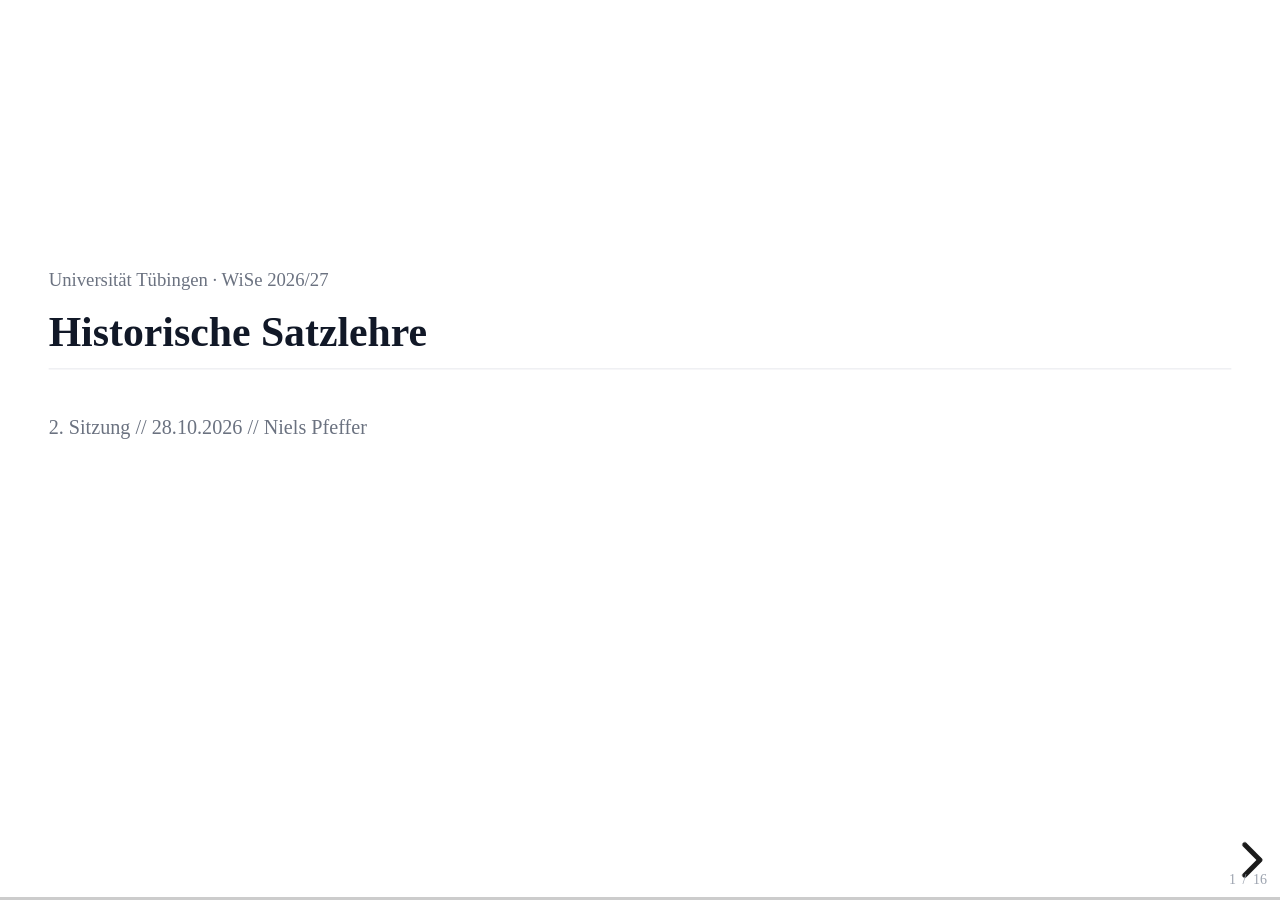
<file: tuebingen/sitzung-02.html>
<!doctype html>
<html lang="de">
<head>
  <meta charset="utf-8">
  <meta name="viewport" content="width=device-width, initial-scale=1">
  <title>Historische Satzlehre · 2. Sitzung</title>
  <link rel="stylesheet" href="../vendor/reveal/reset.css">
  <link rel="stylesheet" href="../vendor/reveal/reveal.css">
  <link rel="stylesheet" href="../css/satzlehre.css">
</head>
<body>
<div class="reveal">
<div class="slides">

  <section class="title">
    <p class="kicker">Universität Tübingen · WiSe 2026/27</p>
    <h2>Historische Satzlehre</h2>
    <p class="meta">2. Sitzung // 28.10.2026 // Niels Pfeffer</p>
  </section>

  <section class="divider">
    <h2>Hausaufgaben</h2>
  </section>

  <section>
    <div class="homework solo">
      <img src="../img/hausaufgabe-tuebingen-kyrie-mi.svg" style="--units: 1599" alt="Zweistimmiges Kyrie – Christe – Kyrie über einem Bass, die Kyrie-Abschnitte schließen in mi mit dis' – e' über h – e">
    </div>
  </section>

  <section>
    <div class="homework solo">
      <img src="../img/hausaufgabe-tuebingen-kyrie-c.svg" style="--units: 2079" alt="Zweistimmiges Kyrie – Christe – Kyrie für Sopran und Alt, alle drei Abschnitte schließen auf c">
    </div>
  </section>

  <section>
    <div class="homework solo">
      <p class="caption">Stil „Machaut“</p>
      <img src="../img/hausaufgabe-tuebingen-kyrie-breven.svg" style="--units: 1881" alt="Zweistimmiges Kyrie – Christe – Kyrie im Stil Machauts, Tenor in Breven, Sopran darüber, mit Intervallziffern an den Schlüssen">
    </div>
  </section>

  <section>
    <div class="homework solo">
      <img src="../img/hausaufgabe-tuebingen-kyrie-note-gegen-note.svg" style="--units: 2020; --scale: 0.39" alt="Dreistimmiges Kyrie – Christe – Kyrie Note gegen Note, Kyrie auf d, Christe auf f">
    </div>
  </section>

  <section>
    <div class="homework solo">
      <img src="../img/hausaufgabe-tuebingen-kyrie-sekundenkette.svg" style="--units: 3525; --scale: 0.345" alt="Dreistimmiges Kyrie – Christe – Kyrie für Sopran, Alt und Tenor, je sieben Takte, im Christe liegt der Tenor über den Taktstrich und löst stufenweise abwärts auf, Schluss auf a">
    </div>
  </section>

  <section>
    <div class="homework solo">
      <p class="caption">Stil „Landini“</p>
      <img src="../img/hausaufgabe-tuebingen-kyrie-tripla.svg" style="--units: 1415" alt="Dreistimmiges Kyrie eleison im Stil Landinis, im Dreihalbetakt, Schluss auf d">
    </div>
  </section>

  <section>
    <div class="homework solo">
      <img src="../img/hausaufgabe-tuebingen-kyrie-orbis-factor.svg" style="--units: 2561" alt="Kyrie – Christe – Kyrie über dem Choral Kyrie XI „Orbis factor“ im Tenor, darüber der Contratenor, im Christe geteilt">
    </div>
  </section>

  <section>
    <div class="homework solo">
      <img src="../img/hausaufgabe-tuebingen-kyrie-vorhalte.svg" style="--units: 2044" alt="Vierstimmiges Kyrie – Christe – Kyrie auf zwei Systemen, mit Vorhalten im Cantus">
    </div>
  </section>

  <section>
    <div class="homework solo">
      <p class="caption">Stil „Palestrina“</p>
      <img src="../img/hausaufgabe-tuebingen-kyrie-imitation.svg" style="--units: 3116; --scale: 0.3" alt="Vierstimmiges Kyrie – Christe – Kyrie im Stil Palestrinas, mit nacheinander einsetzenden Stimmen">
    </div>
  </section>

  <section data-background-image="../img/kunst-caravaggio-eidechse.jpg" data-background-size="contain" data-background-color="#000000">
    <aside class="notes">
      Caravaggio, Knabe, von einer Eidechse gebissen, um 1594–96, Florenz, Fondazione Roberto Longhi. Bild: Wikimedia Commons, gemeinfrei.
    </aside>
  </section>

  <section>
    <h2>Agente und Patiente</h2>
    <div class="treatise paired">
      <blockquote lang="it">„[…] chiamerò quella parte, che stà &amp; riceve la percossa <em>Patiente</em>. Perche patisce quella cosi fatta percossa; &amp; quella parte, che offende l'altra, &amp; è quella, che opera e fa la Dissonanza <em>Agente</em>.“</blockquote>
      <p class="translation">[…] nenne ich die Stimme, die stillsteht und den Schlag empfängt, <em>Patiente</em>, weil sie diesen Schlag erleidet; und die Stimme, welche die andere verletzt und die Dissonanz hervorbringt, <em>Agente</em>.</p>
      <blockquote lang="it">„Quella parte, la quale nelle Dissonanze sarà patiente, sempre doppò la percossa hauta, descenderà per un grado, sia poi di Tuono, ò Semituono. Vada poi la parte agente ovunque più le piace, pur che doppò tal offesa si incontrino in una consonanza […].“</blockquote>
      <p class="translation">Die Stimme, die bei den Dissonanzen Patiente ist, steigt nach dem empfangenen Schlag immer um eine Stufe ab, sei es um einen Ganz- oder einen Halbton. Die Agente mag dann gehen, wohin es ihr beliebt, sofern sich die Stimmen nach dieser Verletzung in einer Konsonanz treffen […].</p>
    </div>
    <figure class="excerpt">
      <img src="../img/artusi-seconda-fermarsi.svg" style="--units: 1511" alt="Artusi: Sekunde, die Agente oben schlägt d' gegen das synkopierte c' der Patiente und bleibt liegen, die Patiente löst nach h auf">
      <figcaption>Seconda, <i>la parte agente si ritrova nello Acuto, &amp; potra doppo la percossa. Fermarsi</i><span>Sekunde: Die Agente steht in der Höhe und kann nach dem Schlag liegen bleiben.</span></figcaption>
    </figure>
    <p class="source">Giovanni Maria Artusi, <cite>Seconda parte dell'arte del contraponto</cite>, Venedig 1589, S. 27, 28 und 30. Text und Notenbeispiel nach der Transkription im <cite>Thesaurus Musicarum Italicarum</cite> (Universität Utrecht).</p>
  </section>

  <section>
    <h2>Agente und Patiente, 1598</h2>
    <div class="interlinear">
      <p lang="it">Regolatamente ogni volta che</p>
      <p>Regelgerecht [werden sie gebraucht], wann immer sie</p>
      <p lang="it">con debiti modi, &amp; ordini vengono posti dal Compositore, di maniera che l'vdito ne resta sodisfatto, &amp; se ne</p>
      <p>auf gehörige Weise und in gehöriger Ordnung vom Komponisten gesetzt werden, so dass das Ohr befriedigt ist und sich</p>
      <p lang="it">contenta, ma perche in questo ordine, e necessario, che vno stia ne si moui &amp; quasi sospeso, anzi perso resti,</p>
      <p>zufriedengibt. Weil es aber in dieser Ordnung nötig ist, dass die eine [Stimme] stillsteht, sich nicht bewegt und gleichsam schwebend, ja verloren verharrt,</p>
      <p lang="it">e l'altro con viuacità hor quà hor là secondo la volontà dell'Artefice percuota di modo, che in quella percossa</p>
      <p>und die andere lebhaft, bald hier, bald dort, nach dem Willen des Künstlers so anschlägt, dass bei diesem Schlag</p>
      <p lang="it">l'vdito ne venga alquanto offeso, se bene dipoi ne piglia piacere, però chiamerò quella parte che stà, &amp; riceue</p>
      <p>das Ohr etwas verletzt wird, auch wenn es danach Gefallen daran findet, nenne ich die Stimme, die stillsteht und</p>
      <p lang="it">la percossa: Patiente, &amp; quella che offende l'altra mouendosi, ò stando, Agente, Quella parte, lasciando tut-</p>
      <p>den Schlag empfängt, <em>Patiente</em>, und die, welche die andere verletzt, indem sie sich bewegt oder stillsteht, <em>Agente</em>. Die Stimme, alle</p>
      <p lang="it">te l'altre regole da vna parte, che sarà patiente, sempre doppo la percossa hauuta discenderà per vn grado sia</p>
      <p>anderen Regeln beiseite, die Patiente ist, steigt nach dem empfangenen Schlag immer um eine Stufe ab, sei es</p>
      <p lang="it">poi di tuono ò di semituono, che non importa: Vada poi la parte Agente ouunque piu le piace, purche dop-</p>
      <p>um einen Ganz- oder einen Halbton, das ist gleich. Die Agente mag dann gehen, wohin es ihr beliebt, sofern sich die Stimmen</p>
      <p lang="it">po tal offesa s'incontrino in vna Consonanza, che tal'hora potrà essere imperfetta, tal'hora perfetta: &amp; forsi</p>
      <p>nach dieser Verletzung in einer Konsonanz treffen, die bald unvollkommen, bald vollkommen sein kann, und vielleicht,</p>
      <p lang="it">anzi senza forsi, in vn'altra Dissonanza, come si vedrà, secondo la dispositione delle parti.</p>
      <p>ja ohne vielleicht, in einer anderen Dissonanz, wie man je nach der Anordnung der Stimmen sehen wird.</p>
    </div>
    <p class="source">Giovanni Maria Artusi, <cite>L'arte del contraponto</cite>, Venedig 1598 (erweiterte Neuausgabe beider Teile), S. 40, nach dem Exemplar München, Bayerische Staatsbibliothek, 2 Mus.th. 24. Zeilen wie im Druck, ſ als s, Abkürzungen aufgelöst.</p>

    <aside class="notes">
      Derselbe Absatz im Druck von 1598, mit anderem Wortlaut als 1589: Die Begründung „Perche patisce …“ fehlt, dafür verletzt die Agente die andere Stimme „mouendosi, ò stando“, bewegt oder liegend.
      Am Ende: die Konsonanz „tal'hora imperfetta, tal'hora perfetta: &amp; forsi anzi senza forsi, in vn'altra Dissonanza“.
    </aside>
  </section>

  <section>
    <div class="split">
      <figure>
        <img src="../img/artusi-1598-seconda.jpg" alt="Artusi, L'arte del contraponto, 1598, S. 41: Tafel der Sekunde, links die Fälle in geschweiften Klammern, Agente oben oder unten, dann fermarsi, per terza, per quarta, per quinta, rechts die Notenbeispiele">
      </figure>
      <div class="translation">
        <p>Von der großen und kleinen Sekunde.</p>
        <p>Die Praktiker gebrauchen die Sekunden auf zweierlei Weise: Die Agente steht entweder</p>
        <ul>
          <li>in der Höhe und kann nach dem Schlag
            <ul>
              <li>liegen bleiben,</li>
              <li>um eine Terz steigen,</li>
              <li>um eine Quarte steigen,</li>
              <li>um eine Quinte fallen,</li>
            </ul>
          </li>
          <li>oder in der Tiefe und kann nach dem Schlag
            <ul>
              <li>liegen bleiben,</li>
              <li>um eine Terz und um eine Quinte steigen,</li>
              <li>um eine Terz fallen.</li>
            </ul>
          </li>
        </ul>
      </div>
    </div>
    <p class="source">Giovanni Maria Artusi, <cite>L'arte del contraponto</cite>, Venedig 1598, S. 41 (Ausschnitt). München, Bayerische Staatsbibliothek, 2 Mus.th. 24.</p>

    <aside class="notes">
      Das oberste Beispiel ist das übertragene von vorhin: Seconda, Agente oben, Fermarsi.
    </aside>
  </section>

  <section>
    <h2>Hausaufgaben</h2>
    <p>Kettenkomposition</p>
  </section>

</div>
</div>

<script src="../vendor/reveal/reveal.js"></script>
<script src="../vendor/reveal/plugin/notes.js"></script>
<script src="../vendor/reveal/plugin/zoom.js"></script>
<script>
  Reveal.initialize({
    hash: true,
    width: 1280,
    height: 720,
    margin: 0.04,
    center: false,
    transition: "none",
    slideNumber: "c/t",
    plugins: [RevealNotes, RevealZoom],
  });
</script>
</body>
</html>
</file>
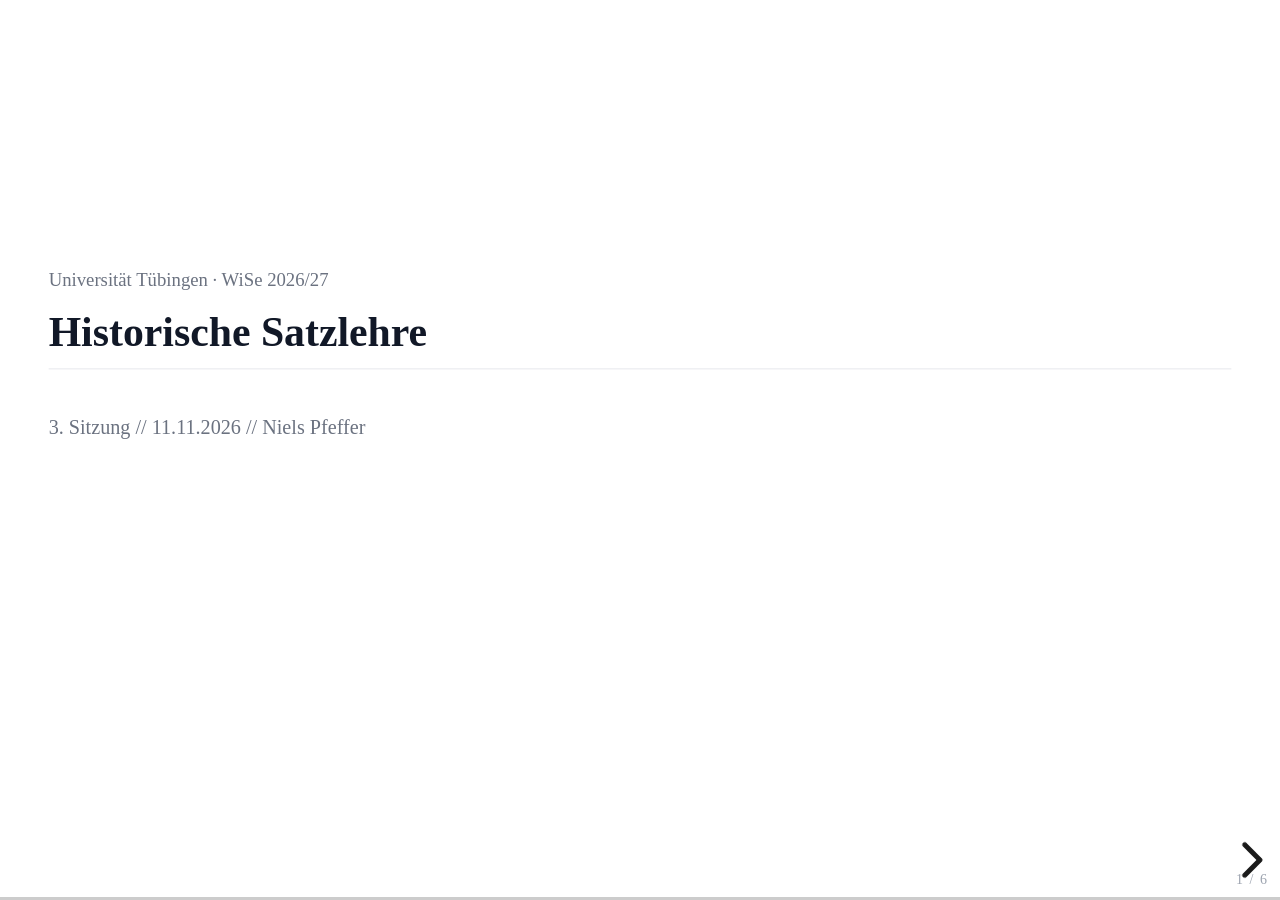
<file: tuebingen/sitzung-03.html>
<!doctype html>
<html lang="de">
<head>
  <meta charset="utf-8">
  <meta name="viewport" content="width=device-width, initial-scale=1">
  <title>Historische Satzlehre · 3. Sitzung</title>
  <link rel="stylesheet" href="../vendor/reveal/reset.css">
  <link rel="stylesheet" href="../vendor/reveal/reveal.css">
  <link rel="stylesheet" href="../css/satzlehre.css">
</head>
<body>
<div class="reveal">
<div class="slides">

  <section class="title">
    <p class="kicker">Universität Tübingen · WiSe 2026/27</p>
    <h2>Historische Satzlehre</h2>
    <p class="meta">3. Sitzung // 11.11.2026 // Niels Pfeffer</p>
  </section>

  <section>
    <div class="score-only">
      <figure>
        <img class="score" src="../img/kadenz-bass-frage-oktave.svg" alt="Kadenz in fa, Cantus und Tenor, darunter ein leeres Basssystem">
      </figure>
    </div>

    <aside class="notes">
      Dritte Stimme? Sammeln
    </aside>
  </section>

  <section>
    <div class="score-only">
      <figure>
        <img class="score" src="../img/kadenz-bass-v-i-oktave.svg" alt="Kadenz in fa mit Bass: c – f">
      </figure>
    </div>
  </section>

  <section>
    <h2>Varianten im Bass</h2>
    <figure>
      <img class="score pair" src="../img/kadenz-bass-sexte-quinte.svg" alt="Kadenz in fa mit Bass b – c – f, Sextquintklang über b">
      <figcaption>Bass b–c–f: über dem b bilden Tenor und Cantus eine Sexte und eine Quinte.</figcaption>
    </figure>
    <figure>
      <img class="score pair" src="../img/kadenz-bass-trugschluss.svg" alt="Kadenz in fa, Trugschluss mit Bass c – d">
      <figcaption>Trugschluss: der Bass steigt nach d, statt nach f zu fallen.</figcaption>
    </figure>
  </section>

  <section>
    <h2>Kadenz in mi: dritte Stimme?</h2>
    <figure>
      <img class="score" src="../img/kadenz-mi-bass-frage-oktave.svg" alt="Kadenz in mi, Cantus und Tenor, darunter ein leeres Basssystem">
    </figure>
  </section>

  <section>
    <div class="score-only">
      <svg width="440" height="440" viewBox="0 0 100 100" role="img" aria-label="Ein Kreis">
        <circle cx="50" cy="50" r="49" fill="none" stroke="#111827" stroke-width="2" vector-effect="non-scaling-stroke"/>
      </svg>
    </div>

    <aside class="notes">
      Konzentrisch und exzentrisch
    </aside>
  </section>

</div>
</div>

<script src="../vendor/reveal/reveal.js"></script>
<script src="../vendor/reveal/plugin/notes.js"></script>
<script src="../vendor/reveal/plugin/zoom.js"></script>
<script>
  Reveal.initialize({
    hash: true,
    width: 1280,
    height: 720,
    margin: 0.04,
    center: false,
    transition: "none",
    slideNumber: "c/t",
    plugins: [RevealNotes, RevealZoom],
  });
</script>
</body>
</html>
</file>
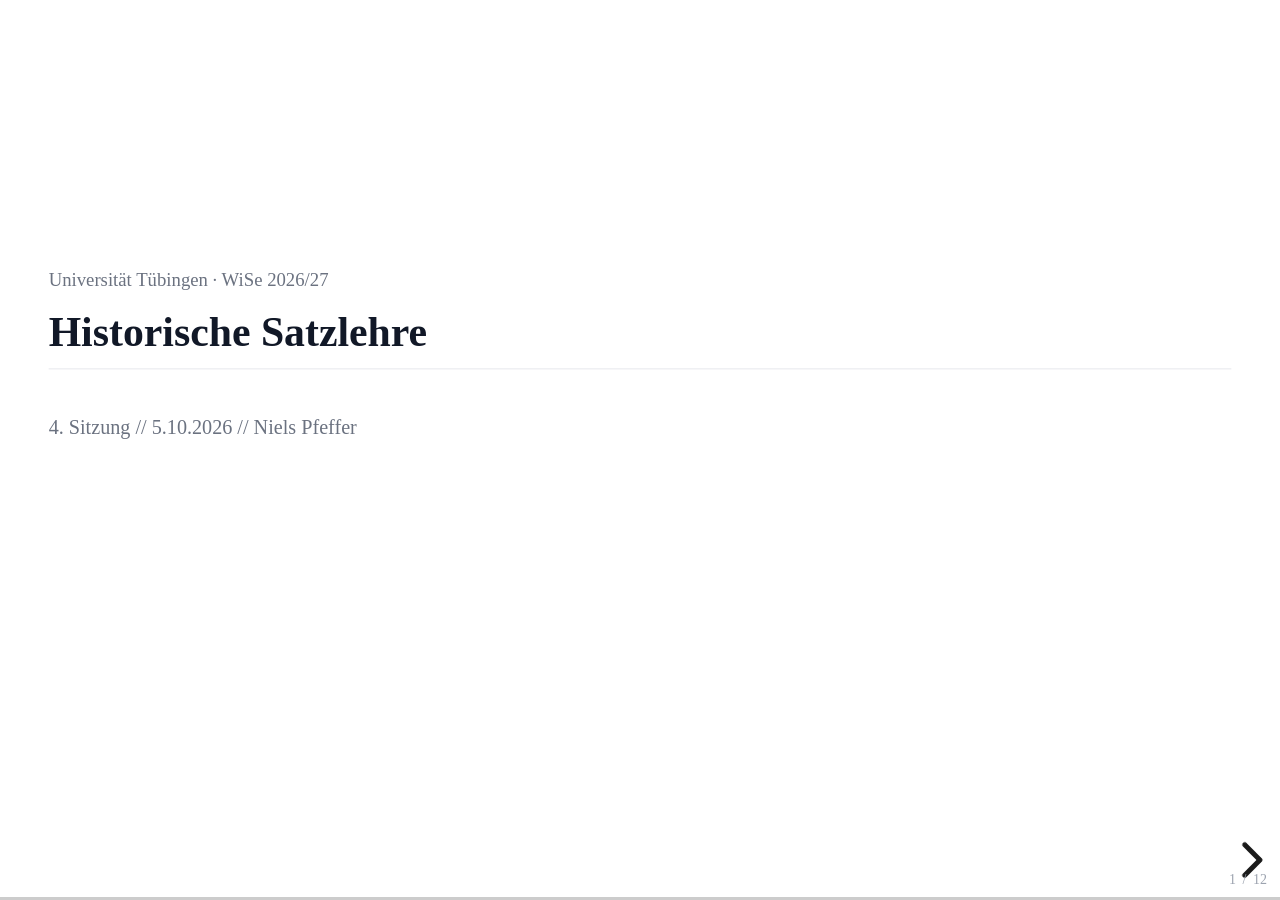
<file: tuebingen/sitzung-04.html>
<!doctype html>
<html lang="de">
<head>
  <meta charset="utf-8">
  <meta name="viewport" content="width=device-width, initial-scale=1">
  <title>Historische Satzlehre · 4. Sitzung</title>
  <link rel="stylesheet" href="../vendor/reveal/reset.css">
  <link rel="stylesheet" href="../vendor/reveal/reveal.css">
  <link rel="stylesheet" href="../css/satzlehre.css">
</head>
<body>
<div class="reveal">
<div class="slides">

  <section class="title">
    <p class="kicker">Universität Tübingen · WiSe 2026/27</p>
    <h2>Historische Satzlehre</h2>
    <p class="meta">4. Sitzung // 5.10.2026 // Niels Pfeffer</p>
  </section>

  <section class="divider">
    <h2>Übung</h2>
  </section>

  <section>
    <h2>Agente und Patiente</h2>
    <div class="excerpts">
      <figure class="excerpt">
        <img src="../img/artusi-seconda-fermarsi-1.svg" style="--units: 1156; --scale: 0.5" alt="Artusi: Sekunde, die Agente oben schlägt d' gegen das synkopierte c' der Patiente und bleibt liegen, die Patiente löst nach h auf">
        <figcaption>Seconda, Agente oben<span><i>la parte agente si ritrova nello Acuto, &amp; potra doppo la percossa. Fermarsi</i></span></figcaption>
      </figure>
      <figure class="excerpt">
        <img src="../img/artusi-settima-grave-fermarsi-1.svg" style="--units: 1160; --scale: 0.5" alt="Artusi: Septime, die Agente unten schlägt h gegen das synkopierte a' der Patiente und bleibt liegen, die Patiente löst nach g' in die Sexte auf">
        <figcaption>Settima, Agente unten<span><i>Grave, &amp; potra overo. Fermarsi</i></span></figcaption>
      </figure>
    </div>
    <p class="source">Giovanni Maria Artusi, <cite>Seconda parte dell'arte del contraponto</cite>, Venedig 1589, S. 30 und 38.</p>
  </section>

  <section>
    <h2>Übung</h2>
    <div class="stacked-excerpts">
      <figure class="excerpt">
        <img src="../img/ligaturen-agente-unten-frage.svg" style="--units: 2355; --scale: 0.42" alt="Agente unten in Ganzen: d' c' b a g f, darüber ein leeres System für die Patiente">
      </figure>
      <figure class="excerpt">
        <img src="../img/ligaturen-agente-oben-frage.svg" style="--units: 2352; --scale: 0.42" alt="Agente oben in Ganzen: d'' c'' b' a' g' f', darunter ein leeres System für die Patiente">
      </figure>
    </div>
    <aside class="notes">
      Erst spielen: eine Hälfte hält die Agente, die andere sucht die Patiente, dann tauschen. Danach aufschreiben.
    </aside>
  </section>

  <section>
    <h2>Lösung</h2>
    <div class="stacked-excerpts">
      <figure class="excerpt">
        <img src="../img/ligaturen-agente-unten.svg" style="--units: 2870; --scale: 0.42" alt="Septimenkette: die Patiente b' a' g' f' e' f' liegt jeweils über den Schlag, 7 – 6 über dem absteigenden Bass, Schluss in der Oktave">
        <figcaption>a) 7 – 6</figcaption>
      </figure>
      <figure class="excerpt">
        <img src="../img/ligaturen-agente-oben.svg" style="--units: 2867; --scale: 0.42" alt="Sekundenkette: dieselbe Patiente b' a' g' f' e' f' unter der absteigenden Agente, 2 – 3, Schluss im Einklang">
        <figcaption>b) 2 – 3</figcaption>
      </figure>
    </div>
    <aside class="notes">
      Dieselbe Patiente passt zu beiden Agenti: 7 und 2, 6 und 3 sind Umkehrungen voneinander.
      Beide Ketten enden in einer Kadenz, in der die Patiente die Sopranklausel singt (f' e' f') und die Agente die Tenorklausel (g f bzw. g' f').
      a) ist die Kadenz 6 – 7 – 6 – 8 aus der ersten Sitzung, b) dieselbe Kadenz mit vertauschten Lagen, 2 – 3 – Einklang.
    </aside>
  </section>

  <section>
    <h2>Arcangelo Corelli, Sonata op. 3 Nr. 1, Grave</h2>
    <figure class="excerpt">
      <img src="../img/corelli-op3-1-grave-aufgabe.svg" style="--units: 2600; --scale: 0.46" alt="Violino I des Grave aus Corellis Sonata op. 3 Nr. 1, bearbeitet, 18 Takte">
    </figure>
    <a class="download" href="../pdf/corelli-op3-1-grave-aufgabe.pdf" target="_blank" rel="noopener">Mit leeren Systemen für Violino II und Bass (PDF)</a>
  </section>

  <section>
    <div class="score-only">
      <figure class="excerpt">
        <img src="../img/corelli-op3-1-grave-1.svg" style="--units: 2000; --scale: 0.54" alt="Corelli, op. 3 Nr. 1, Grave, T. 1–4">
      </figure>
    </div>
    <aside class="notes">
      T. 3, Zz. 1: c''' (Vl 1) übergebunden, der Bass schlägt B an: 9. Patiente Vl 1, Agente Bass. Auflösung über den Quintsprung f'' nach b'' (8).
      T. 3, Zz. 3: b'' (Vl 1) liegt, der Bass schlägt mit c die Septime an, b'' geht nach a'' über d'.
      T. 4: Kadenz in F, 6/5 – 4 – 3. Vl 2 schlägt f'' als Quarte neu an und löst nach e''.
    </aside>
  </section>

  <section>
    <div class="score-only">
      <figure class="excerpt">
        <img src="../img/corelli-op3-1-grave-2.svg" style="--units: 2000; --scale: 0.54" alt="Corelli, op. 3 Nr. 1, Grave, T. 5–8">
      </figure>
    </div>
    <aside class="notes">
      T. 5, Zz. 3: f'' (Vl 2) übergebunden, Bass c' trifft: 4, Auflösung nach e'' (verziert über d''). Halbschluss auf C.
      T. 6, Zz. 1: e'' (Vl 2) über d: 9, zugleich schlägt Vl 1 mit f'' die Sekunde. Auflösung über a' nach d''.
      T. 6, Zz. 3: d'' (Vl 2) über c: 9, über g' nach c'' (8).
      T. 7: 6/5 – 5/4 – 4 3, Vl 1 wiederholt d'' und löst nach c''.
      T. 8: Kadenz auf C, 5/4 – ♮, Vl 2 schlägt c'' neu an, h' – c''.
    </aside>
  </section>

  <section>
    <div class="score-only">
      <figure class="excerpt">
        <img src="../img/corelli-op3-1-grave-3.svg" style="--units: 2000; --scale: 0.54" alt="Corelli, op. 3 Nr. 1, Grave, T. 9–12">
      </figure>
    </div>
    <aside class="notes">
      Sekunden zwischen den Violinen: Die obere schlägt an und bleibt liegen, die untere weicht stufenweise aus (Artusis seconda, fermarsi).
      T. 9 Zz. 1: Vl 2 g'' gegen Vl 1 f''. Zz. 3: Vl 1 a'' gegen Vl 2 g''. T. 10 Zz. 1: Vl 2 b'' gegen Vl 1 a''. Zz. 3: Vl 2 a'' gegen Vl 1 g''. T. 11 Zz. 1: Vl 2 g'' gegen Vl 1 f''.
      Über dem Bass erscheinen sie als 6/5 (Quinte = Patiente, Sexte = Agente) oder als 9.
      T. 11, Zz. 3: e'' (Vl 1) über d: 9, über a' nach d''.
      T. 12: Kadenz in d, 6/5 – 5/4 – ♯, Vl 1 schlägt d'' neu an.
    </aside>
  </section>

  <section>
    <div class="score-only">
      <figure class="excerpt">
        <img src="../img/corelli-op3-1-grave-4.svg" style="--units: 2000; --scale: 0.54" alt="Corelli, op. 3 Nr. 1, Grave, T. 13–16">
      </figure>
    </div>
    <aside class="notes">
      T. 13, Zz. 1: b' (Vl 1) über f: 4 – 3. Zz. 3: a' (Vl 1) über B: 7 – 6.
      T. 14, Zz. 3: c''' (Vl 1) über d: 7, b'' dann über e.
      T. 15, Zz. 1: b'' (Vl 1) über f: 4. Zz. 3: c''' (Vl 2) über B: 9, b'' dann über d (6).
      T. 16, Zz. 1: b'' (Vl 2) über c: 7, a'' dann über d'. Zz. 4: Kadenz in F, Vl 1 schlägt f'' neu an, 5/4 – 3.
    </aside>
  </section>

  <section>
    <div class="score-only">
      <div>
        <figure class="excerpt">
          <img src="../img/corelli-op3-1-grave-5.svg" style="--units: 2000; --scale: 0.54" alt="Corelli, op. 3 Nr. 1, Grave, T. 17–19">
        </figure>
        <a class="download" href="../pdf/corelli-op3-1-grave.pdf" target="_blank" rel="noopener">Partitur des Grave (PDF)</a>
        <p class="source">Notentext nach der Kodierung von Michael Scott Cuthbert (music21, CC BY), verglichen mit der Ausgabe von Joseph Joachim und Friedrich Chrysander, London 1888–1891.</p>
      </div>
    </div>
    <aside class="notes">
      T. 17, Zz. 3: c'' (Vl 2) über B: 9, über f' nach b' (8).
      T. 18: b' (Vl 2) über c: 7 – 6, dann liegt f' (Vl 1), der Bass springt nach C: 4 – 3.
      7/3 – 6/4 – 5/4 – 3 über dem liegenden c: die Folge der cadenza doppia (5/3 – 6/4 – 5/4 – 5/3), hier mit der Septime am Anfang.
    </aside>
  </section>

  <section>
    <h2>Hausaufgaben bis 12.10.</h2>
    <p>Schreibt einen kleinen analytischen Text über das Grave aus Georg Muffats Sonata seconda (<cite>Armonico tributo</cite>, Salzburg 1682).</p>
    <figure class="excerpt">
      <img src="../img/muffat-sonata-2-grave-1.svg" style="--units: 4109; --scale: 0.28" alt="Muffat, Sonata seconda, Grave, T. 1–4">
    </figure>
    <a class="download" href="../pdf/muffat-sonata-2-grave.pdf" target="_blank" rel="noopener">Partitur des Grave (PDF)</a>
    <a class="listen" href="https://www.youtube.com/watch?v=9hqD3PW0ZI8" target="_blank" rel="noopener">Aufnahme</a>
    <p class="second-task">Komponiert ein eigenes Grave von mindestens acht Takten.</p>
    <aside class="notes">
      Schlüssel modernisiert: Viola 1 im Violinschlüssel, Viola 2 im oktavierenden Violinschlüssel. T und S stehen in der Vorlage (Edition Kompy, IMSLP) für Tutti und Solo.
    </aside>
  </section>

</div>
</div>

<script src="../vendor/reveal/reveal.js"></script>
<script src="../vendor/reveal/plugin/notes.js"></script>
<script src="../vendor/reveal/plugin/zoom.js"></script>
<script>
  Reveal.initialize({
    hash: true,
    width: 1280,
    height: 720,
    margin: 0.04,
    center: false,
    transition: "none",
    slideNumber: "c/t",
    plugins: [RevealNotes, RevealZoom],
  });
</script>
</body>
</html>
</file>
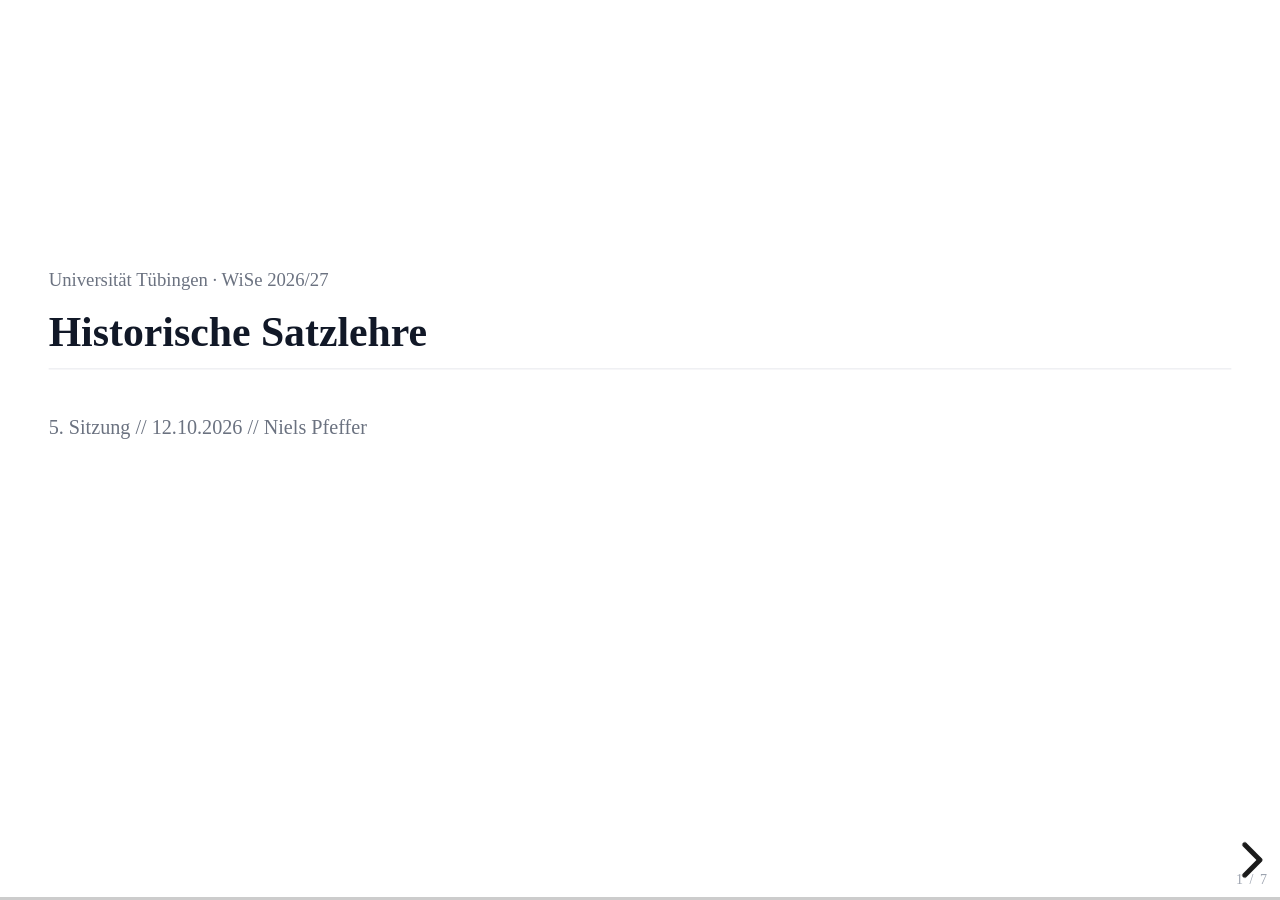
<file: tuebingen/sitzung-05.html>
<!doctype html>
<html lang="de">
<head>
  <meta charset="utf-8">
  <meta name="viewport" content="width=device-width, initial-scale=1">
  <title>Historische Satzlehre · 5. Sitzung</title>
  <link rel="stylesheet" href="../vendor/reveal/reset.css">
  <link rel="stylesheet" href="../vendor/reveal/reveal.css">
  <link rel="stylesheet" href="../css/satzlehre.css">
</head>
<body>
<div class="reveal">
<div class="slides">

  <section class="title">
    <p class="kicker">Universität Tübingen · WiSe 2026/27</p>
    <h2>Historische Satzlehre</h2>
    <p class="meta">5. Sitzung // 12.10.2026 // Niels Pfeffer</p>
  </section>

  <section>
    <h2>Wohin geht die Patiente?</h2>
  </section>

  <section>
    <h2>Bewegung der Patiente</h2>
    
    <p>Die Stimme, die bei den Dissonanzen Patiente ist, steigt nach dem empfangenen Schlag immer um eine Stufe ab, sei es um einen Ganz- oder einen Halbton. Die Agente mag dann gehen, wohin es ihr beliebt, sofern sich die Stimmen nach dieser Verletzung in einer Konsonanz treffen […].
    </p>
    <p class="source">Giovanni Maria Artusi, <cite>Seconda parte dell'arte del contraponto</cite>, Venedig 1589, S. 27 f. Text nach der Transkription im <cite>Thesaurus Musicarum Italicarum</cite> (Universität Utrecht).</p>

    <figure class="excerpt">
      <img src="../img/hausaufgabe-corelli-violino-2.svg" style="--units: 3700; --scale: 0.33" alt="Violino I der Übung mit einer eingereichten Violino II, markiert sind T. 2, 4, 7 und 16">
    </figure>
  </section>

  <section>
    <h2>Kadenzpunkte / Bass konsonant zur Agente / Diminution</h2>
    <figure class="excerpt">
      <img src="../img/corelli-op3-1-grave-reduktion.svg" style="--units: 4200; --scale: 0.29" alt="Corelli, op. 3 Nr. 1, Grave, Violino I und II reduziert auf Viertel und Halbe, darunter ein leeres Basssystem">
    </figure>
    <a class="download" href="../pdf/corelli-op3-1-grave-reduktion.pdf" target="_blank" rel="noopener">Leeres System für Bassstimme (PDF)</a>
    <a class="listen" href="https://open.spotify.com/track/6X4KR2cAgotJFkjd7DGj5Q" target="_blank" rel="noopener">Aufnahme: Ensemble Aurora, Enrico Gatti</a>
    <aside class="notes">
      Beide Violinen reduziert: Verzierungen und Sprünge innerhalb einer Zählzeit fallen weg, eine Auflösung nach der Zählzeit rückt auf die Zählzeit, Bindungen bleiben.
      Anders als in der Übung vom 5.10.: T. 1–2 wie bei Corelli. T. 7 des Originals (preparamento alla cadenza) fehlt wie in der Übung, die Takte zählen wie dort.
    </aside>
  </section>

  <section>
    <h2>Kadenzpunkte</h2>
    <figure class="excerpt">
      <img src="../img/corelli-op3-1-grave-reduktion-kadenzen.svg" style="--units: 4200; --scale: 0.29" alt="Die Reduktion mit dem Bass nur an den Kadenzen: T. 4 b – c – f, T. 7 f – g – c, T. 11 g – a – d, T. 15–16 b – c – f, T. 17–18 c – C – F">
    </figure>
    <aside class="notes">
      T. 4: b – c – f unter der Tenorklausel g'' – f'' (Vl 1) und der Sopranklausel f'' – e'' – f'' (Vl 2).
      T. 7: f – g – c, Vl 1 d'' – c'', Vl 2 c'' – h' – c''.
      T. 11: g – a – d, Vl 1 d'' – cis'' – d''.
      T. 15–16: b – c – f, Vl 1 e'' – f''.
      T. 17–18: c – C – F, cadenza doppia über dem liegenden c.
      In T. 4, 7, 11 und 15 steht vor der Bassklausel die Stufe darunter mit 6/5, wie b – c – f in der 2. Sitzung.
    </aside>
  </section>

  <section>
    <h2>Bass konsonant zur Agente</h2>
    <figure class="excerpt">
      <img src="../img/corelli-op3-1-grave-reduktion-ligatur-1.svg" style="--units: 2000; --scale: 0.54" alt="Reduktion, T. 8–9, mit reduziertem Bass: b – c' – f – a, d – e – f – a">
    </figure>
    <aside class="notes">
      Beispiel T. 8, Zz. 3: Vl 1 schlägt a'' gegen das liegende g'' der Vl 2. Agente a'', Patiente g''. Der Bass f ist konsonant zur Agente (Dezime). Die Patiente bildet mit ihm die None und löst nach f'' (Oktave), der Bass geht dazu nach a.
      Zz. 1: dasselbe mit vertauschten Rollen, Agente g'' (Vl 2), Patiente f'' (Vl 1). Der Bass b ist konsonant zu beiden: 6/5.
      T. 9 nach demselben Prinzip: d unter b'' gegen a'' (6/5), f unter a'' gegen g'' (None).
    </aside>
  </section>

  <section>
    <h2>Diminution</h2>
    <figure class="excerpt">
      <img src="../img/corelli-op3-1-grave-6.svg" style="--units: 2000; --scale: 0.54" alt="Corelli, op. 3 Nr. 1, Grave, T. 9–10 im Original, der Bass in Achteln">
    </figure>
    <p class="source">Arcangelo Corelli, Sonata op. 3 Nr. 1, Grave, T. 9–10 (in der Reduktion T. 8–9). Notentext nach der Kodierung von Michael Scott Cuthbert (music21, CC BY), verglichen mit der Ausgabe von Joseph Joachim und Friedrich Chrysander, London 1888–1891.</p>
    <aside class="notes">
      Die Violinen sind hier schon bei Corelli so schlicht wie in der Reduktion. Diminuiert ist nur der Bass, jede Viertel in zwei Achteln. T. 9: b – g, c' – c (Oktavsprung), f – g, a – f. T. 10: d – d, e – c, f – g, a – A.
      Die Ziffern stehen genau auf den Tönen der Reduktion: 6/5, 3, 9, 6 und 6/5, 5, 9, 6.
    </aside>
  </section>

</div>
</div>

<script src="../vendor/reveal/reveal.js"></script>
<script src="../vendor/reveal/plugin/notes.js"></script>
<script src="../vendor/reveal/plugin/zoom.js"></script>
<script>
  Reveal.initialize({
    hash: true,
    width: 1280,
    height: 720,
    margin: 0.04,
    center: false,
    transition: "none",
    slideNumber: "c/t",
    plugins: [RevealNotes, RevealZoom],
  });
</script>
</body>
</html>
</file>
<file: vendor/reveal/reveal.css>
.reveal .stretch,.reveal .r-stretch{max-width:none;max-height:none}.reveal pre.stretch code,.reveal pre.r-stretch code{box-sizing:border-box;height:100%;max-height:100%}.reveal .r-fit-text{white-space:nowrap;display:inline-block}.reveal .r-stack{grid-template-rows:100%;display:grid}.reveal .r-stack>*{grid-area:1/1;margin:auto}.reveal .r-vstack,.reveal .r-hstack{display:flex}.reveal .r-vstack img,.reveal .r-vstack video,.reveal .r-hstack img,.reveal .r-hstack video{object-fit:contain;min-width:0;min-height:0}.reveal .r-vstack{flex-direction:column;justify-content:center;align-items:center}.reveal .r-hstack{flex-direction:row;justify-content:center;align-items:center}.reveal .items-stretch{align-items:stretch}.reveal .items-start{align-items:flex-start}.reveal .items-center{align-items:center}.reveal .items-end{align-items:flex-end}.reveal .justify-between{justify-content:space-between}.reveal .justify-around{justify-content:space-around}.reveal .justify-start{justify-content:flex-start}.reveal .justify-center{justify-content:center}.reveal .justify-end{justify-content:flex-end}html.reveal-full-page{width:100%;height:100vh;height:calc(var(--vh,1vh) * 100);height:100dvh;overflow:hidden}.reveal-viewport{color:#000;--r-controls-spacing:12px;--r-overlay-header-height:40px;--r-overlay-margin:0px;--r-overlay-padding:6px;--r-overlay-gap:5px;background-color:#fff;height:100%;margin:0;line-height:1;position:relative;overflow:hidden}@media screen and (width<=1024px),(height<=768px){.reveal-viewport{--r-overlay-header-height:26px}}.reveal-viewport:fullscreen{width:100%!important;height:100%!important;top:0!important;left:0!important;transform:none!important}.reveal .fragment{transition:all .2s}.reveal .fragment:not(.custom){opacity:0;visibility:hidden;will-change:opacity}.reveal .fragment.visible{opacity:1;visibility:inherit}.reveal .fragment.disabled{transition:none}.reveal .fragment.grow{opacity:1;visibility:inherit}.reveal .fragment.grow.visible{transform:scale(1.3)}.reveal .fragment.shrink{opacity:1;visibility:inherit}.reveal .fragment.shrink.visible{transform:scale(.7)}.reveal .fragment.zoom-in{transform:scale(.1)}.reveal .fragment.zoom-in.visible{transform:none}.reveal .fragment.fade-out{opacity:1;visibility:inherit}.reveal .fragment.fade-out.visible{opacity:0;visibility:hidden}.reveal .fragment.semi-fade-out{opacity:1;visibility:inherit}.reveal .fragment.semi-fade-out.visible{opacity:.5;visibility:inherit}.reveal .fragment.strike{opacity:1;visibility:inherit}.reveal .fragment.strike.visible{text-decoration:line-through}.reveal .fragment.fade-up{transform:translateY(40px)}.reveal .fragment.fade-up.visible{transform:translate(0)}.reveal .fragment.fade-down{transform:translateY(-40px)}.reveal .fragment.fade-down.visible{transform:translate(0)}.reveal .fragment.fade-right{transform:translate(-40px)}.reveal .fragment.fade-right.visible{transform:translate(0)}.reveal .fragment.fade-left{transform:translate(40px)}.reveal .fragment.fade-left.visible{transform:translate(0)}.reveal .fragment.fade-in-then-out,.reveal .fragment.current-visible{opacity:0;visibility:hidden}.reveal .fragment.fade-in-then-out.current-fragment,.reveal .fragment.current-visible.current-fragment{opacity:1;visibility:inherit}.reveal .fragment.fade-in-then-semi-out{opacity:0;visibility:hidden}.reveal .fragment.fade-in-then-semi-out.visible{opacity:.5;visibility:inherit}.reveal .fragment.fade-in-then-semi-out.current-fragment,.reveal .fragment.highlight-red,.reveal .fragment.highlight-current-red,.reveal .fragment.highlight-green,.reveal .fragment.highlight-current-green,.reveal .fragment.highlight-blue,.reveal .fragment.highlight-current-blue{opacity:1;visibility:inherit}.reveal .fragment.highlight-red.visible{color:#ff2c2d}.reveal .fragment.highlight-green.visible{color:#17ff2e}.reveal .fragment.highlight-blue.visible{color:#1b91ff}.reveal .fragment.highlight-current-red.current-fragment{color:#ff2c2d}.reveal .fragment.highlight-current-green.current-fragment{color:#17ff2e}.reveal .fragment.highlight-current-blue.current-fragment{color:#1b91ff}.reveal:after{content:"";font-style:italic}.reveal iframe{z-index:1}.reveal a{position:relative}@keyframes bounce-right{0%,10%,25%,40%,50%{transform:translate(0)}20%{transform:translate(10px)}30%{transform:translate(-5px)}}@keyframes bounce-left{0%,10%,25%,40%,50%{transform:translate(0)}20%{transform:translate(-10px)}30%{transform:translate(5px)}}@keyframes bounce-down{0%,10%,25%,40%,50%{transform:translateY(0)}20%{transform:translateY(10px)}30%{transform:translateY(-5px)}}.reveal .controls{top:auto;bottom:var(--r-controls-spacing);right:var(--r-controls-spacing);z-index:11;color:#000;pointer-events:none;font-size:10px;display:none;position:absolute;left:auto}.reveal .controls button{cursor:pointer;color:currentColor;z-index:2;pointer-events:auto;font-size:inherit;visibility:hidden;opacity:0;-webkit-appearance:none;-webkit-tap-highlight-color:#0000;background-color:#0000;border:0;outline:0;padding:0;transition:color .2s,opacity .2s,transform .2s;position:absolute;transform:scale(.9999)}.reveal .controls .controls-arrow:before,.reveal .controls .controls-arrow:after{content:"";transform-origin:.2em;will-change:transform;background-color:currentColor;border-radius:.25em;width:2.6em;height:.5em;transition:all .15s,background-color .8s;position:absolute;top:0;left:0}.reveal .controls .controls-arrow{width:3.6em;height:3.6em;position:relative}.reveal .controls .controls-arrow:before{transform:translate(.5em)translateY(1.55em)rotate(45deg)}.reveal .controls .controls-arrow:after{transform:translate(.5em)translateY(1.55em)rotate(-45deg)}.reveal .controls .controls-arrow:hover:before{transform:translate(.5em)translateY(1.55em)rotate(40deg)}.reveal .controls .controls-arrow:hover:after{transform:translate(.5em)translateY(1.55em)rotate(-40deg)}.reveal .controls .controls-arrow:active:before{transform:translate(.5em)translateY(1.55em)rotate(36deg)}.reveal .controls .controls-arrow:active:after{transform:translate(.5em)translateY(1.55em)rotate(-36deg)}.reveal .controls .navigate-left{bottom:3.2em;right:6.4em;transform:translate(-10px)}.reveal .controls .navigate-left.highlight{animation:2s ease-out 50 both bounce-left}.reveal .controls .navigate-right{bottom:3.2em;right:0;transform:translate(10px)}.reveal .controls .navigate-right .controls-arrow{transform:rotate(180deg)}.reveal .controls .navigate-right.highlight{animation:2s ease-out 50 both bounce-right}.reveal .controls .navigate-up{bottom:6.4em;right:3.2em;transform:translateY(-10px)}.reveal .controls .navigate-up .controls-arrow{transform:rotate(90deg)}.reveal .controls .navigate-down{padding-bottom:1.4em;bottom:-1.4em;right:3.2em;transform:translateY(10px)}.reveal .controls .navigate-down .controls-arrow{transform:rotate(-90deg)}.reveal .controls .navigate-down.highlight{animation:2s ease-out 50 both bounce-down}.reveal .controls[data-controls-back-arrows=faded] .navigate-up.enabled{opacity:.3}.reveal .controls[data-controls-back-arrows=faded] .navigate-up.enabled:hover{opacity:1}.reveal .controls[data-controls-back-arrows=hidden] .navigate-up.enabled{opacity:0;visibility:hidden}.reveal .controls .enabled{visibility:visible;opacity:.9;cursor:pointer;transform:none}.reveal .controls .enabled.fragmented{opacity:.5}.reveal .controls .enabled:hover,.reveal .controls .enabled.fragmented:hover{opacity:1}.reveal:not(.rtl) .controls[data-controls-back-arrows=faded] .navigate-left.enabled{opacity:.3}.reveal:not(.rtl) .controls[data-controls-back-arrows=faded] .navigate-left.enabled:hover{opacity:1}.reveal:not(.rtl) .controls[data-controls-back-arrows=hidden] .navigate-left.enabled{opacity:0;visibility:hidden}.reveal.rtl .controls[data-controls-back-arrows=faded] .navigate-right.enabled{opacity:.3}.reveal.rtl .controls[data-controls-back-arrows=faded] .navigate-right.enabled:hover{opacity:1}.reveal.rtl .controls[data-controls-back-arrows=hidden] .navigate-right.enabled{opacity:0;visibility:hidden}.reveal[data-navigation-mode=linear].has-horizontal-slides .navigate-up,.reveal[data-navigation-mode=linear].has-horizontal-slides .navigate-down{display:none}.reveal[data-navigation-mode=linear].has-horizontal-slides .navigate-left,.reveal:not(.has-vertical-slides) .controls .navigate-left{bottom:1.4em;right:5.5em}.reveal[data-navigation-mode=linear].has-horizontal-slides .navigate-right,.reveal:not(.has-vertical-slides) .controls .navigate-right{bottom:1.4em;right:.5em}.reveal:not(.has-horizontal-slides) .controls .navigate-up{bottom:5em;right:1.4em}.reveal:not(.has-horizontal-slides) .controls .navigate-down{bottom:.5em;right:1.4em}.reveal.has-dark-background .controls{color:#fff}.reveal.has-light-background .controls{color:#000}.reveal.no-hover .controls .controls-arrow:hover:before,.reveal.no-hover .controls .controls-arrow:active:before{transform:translate(.5em)translateY(1.55em)rotate(45deg)}.reveal.no-hover .controls .controls-arrow:hover:after,.reveal.no-hover .controls .controls-arrow:active:after{transform:translate(.5em)translateY(1.55em)rotate(-45deg)}@media screen and (width>=500px){.reveal-viewport{--r-controls-spacing:.8em}.reveal .controls[data-controls-layout=edges]{inset:0}.reveal .controls[data-controls-layout=edges] .navigate-left,.reveal .controls[data-controls-layout=edges] .navigate-right,.reveal .controls[data-controls-layout=edges] .navigate-up,.reveal .controls[data-controls-layout=edges] .navigate-down{bottom:auto;right:auto}.reveal .controls[data-controls-layout=edges] .navigate-left{top:50%;left:var(--r-controls-spacing);margin-top:-1.8em}.reveal .controls[data-controls-layout=edges] .navigate-right{top:50%;right:var(--r-controls-spacing);margin-top:-1.8em}.reveal .controls[data-controls-layout=edges] .navigate-up{top:var(--r-controls-spacing);margin-left:-1.8em;left:50%}.reveal .controls[data-controls-layout=edges] .navigate-down{bottom:calc(var(--r-controls-spacing) - 1.4em + .3em);margin-left:-1.8em;left:50%}}.reveal .progress{z-index:10;color:#fff;background-color:#0003;width:100%;height:3px;display:none;position:absolute;bottom:0;left:0}.reveal .progress:after{content:"";width:100%;height:10px;display:block;position:absolute;top:-10px}.reveal .progress span{transform-origin:0 0;background-color:currentColor;width:100%;height:100%;transition:transform .8s cubic-bezier(.26,.86,.44,.985);display:block;transform:scaleX(0)}.reveal .slide-number{z-index:31;color:#fff;background-color:#0006;padding:5px;font-family:Helvetica,sans-serif;font-size:12px;line-height:1;display:block;position:absolute;bottom:8px;right:8px}.reveal .slide-number a{color:currentColor}.reveal .slide-number-delimiter{margin:0 3px}.reveal{touch-action:pinch-zoom;width:100%;height:100%;position:relative;overflow:hidden}.reveal.embedded{touch-action:pan-y}.reveal.embedded.is-vertical-slide{touch-action:none}.reveal .slides{pointer-events:none;z-index:1;text-align:center;perspective:600px;perspective-origin:50% 40%;width:100%;height:100%;margin:auto;position:absolute;inset:0;overflow:visible}.reveal .slides>section{perspective:600px}.reveal .slides>section,.reveal .slides>section>section{pointer-events:auto;z-index:10;transform-style:flat;width:100%;transition:transform-origin .8s cubic-bezier(.26,.86,.44,.985),transform .8s cubic-bezier(.26,.86,.44,.985),visibility .8s cubic-bezier(.26,.86,.44,.985),opacity .8s cubic-bezier(.26,.86,.44,.985);display:none;position:absolute}.reveal[data-transition-speed=fast] .slides section{transition-duration:.4s}.reveal[data-transition-speed=slow] .slides section{transition-duration:1.2s}.reveal .slides section[data-transition-speed=fast]{transition-duration:.4s}.reveal .slides section[data-transition-speed=slow]{transition-duration:1.2s}.reveal .slides>section.stack{pointer-events:none;height:100%;padding-top:0;padding-bottom:0}.reveal .slides>section.present,.reveal .slides>section>section.present{z-index:11;opacity:1;display:block}.reveal .slides>section:empty,.reveal .slides>section>section:empty,.reveal .slides>section[data-background-interactive],.reveal .slides>section>section[data-background-interactive]{pointer-events:none}.reveal.center,.reveal.center .slides,.reveal.center .slides section{min-height:0!important}.reveal .slides>section:not(.present),.reveal .slides>section>section:not(.present){pointer-events:none}.reveal.overview .slides>section,.reveal.overview .slides>section>section{pointer-events:auto}.reveal .slides>section.past,.reveal .slides>section.future,.reveal .slides>section.past>section,.reveal .slides>section.future>section,.reveal .slides>section>section.past,.reveal .slides>section>section.future{opacity:0}.reveal .slides>section[data-transition=slide].past,.reveal .slides>section[data-transition~=slide-out].past,.reveal.slide .slides>section:not([data-transition]).past{transform:translate(-150%)}.reveal .slides>section[data-transition=slide].future,.reveal .slides>section[data-transition~=slide-in].future,.reveal.slide .slides>section:not([data-transition]).future{transform:translate(150%)}.reveal .slides>section>section[data-transition=slide].past,.reveal .slides>section>section[data-transition~=slide-out].past,.reveal.slide .slides>section>section:not([data-transition]).past{transform:translateY(-150%)}.reveal .slides>section>section[data-transition=slide].future,.reveal .slides>section>section[data-transition~=slide-in].future,.reveal.slide .slides>section>section:not([data-transition]).future{transform:translateY(150%)}.reveal .slides>section[data-transition=linear].past,.reveal .slides>section[data-transition~=linear-out].past,.reveal.linear .slides>section:not([data-transition]).past{transform:translate(-150%)}.reveal .slides>section[data-transition=linear].future,.reveal .slides>section[data-transition~=linear-in].future,.reveal.linear .slides>section:not([data-transition]).future{transform:translate(150%)}.reveal .slides>section>section[data-transition=linear].past,.reveal .slides>section>section[data-transition~=linear-out].past,.reveal.linear .slides>section>section:not([data-transition]).past{transform:translateY(-150%)}.reveal .slides>section>section[data-transition=linear].future,.reveal .slides>section>section[data-transition~=linear-in].future,.reveal.linear .slides>section>section:not([data-transition]).future{transform:translateY(150%)}.reveal .slides section[data-transition=default].stack,.reveal.default .slides section.stack{transform-style:preserve-3d}.reveal .slides>section[data-transition=default].past,.reveal .slides>section[data-transition~=default-out].past,.reveal.default .slides>section:not([data-transition]).past{transform:translate(-100%)rotateY(-90deg)translate(-100%)}.reveal .slides>section[data-transition=default].future,.reveal .slides>section[data-transition~=default-in].future,.reveal.default .slides>section:not([data-transition]).future{transform:translate(100%)rotateY(90deg)translate(100%)}.reveal .slides>section>section[data-transition=default].past,.reveal .slides>section>section[data-transition~=default-out].past,.reveal.default .slides>section>section:not([data-transition]).past{transform:translateY(-300px)rotateX(70deg)translateY(-300px)}.reveal .slides>section>section[data-transition=default].future,.reveal .slides>section>section[data-transition~=default-in].future,.reveal.default .slides>section>section:not([data-transition]).future{transform:translateY(300px)rotateX(-70deg)translateY(300px)}.reveal .slides section[data-transition=convex].stack,.reveal.convex .slides section.stack{transform-style:preserve-3d}.reveal .slides>section[data-transition=convex].past,.reveal .slides>section[data-transition~=convex-out].past,.reveal.convex .slides>section:not([data-transition]).past{transform:translate(-100%)rotateY(-90deg)translate(-100%)}.reveal .slides>section[data-transition=convex].future,.reveal .slides>section[data-transition~=convex-in].future,.reveal.convex .slides>section:not([data-transition]).future{transform:translate(100%)rotateY(90deg)translate(100%)}.reveal .slides>section>section[data-transition=convex].past,.reveal .slides>section>section[data-transition~=convex-out].past,.reveal.convex .slides>section>section:not([data-transition]).past{transform:translateY(-300px)rotateX(70deg)translateY(-300px)}.reveal .slides>section>section[data-transition=convex].future,.reveal .slides>section>section[data-transition~=convex-in].future,.reveal.convex .slides>section>section:not([data-transition]).future{transform:translateY(300px)rotateX(-70deg)translateY(300px)}.reveal .slides section[data-transition=concave].stack,.reveal.concave .slides section.stack{transform-style:preserve-3d}.reveal .slides>section[data-transition=concave].past,.reveal .slides>section[data-transition~=concave-out].past,.reveal.concave .slides>section:not([data-transition]).past{transform:translate(-100%)rotateY(90deg)translate(-100%)}.reveal .slides>section[data-transition=concave].future,.reveal .slides>section[data-transition~=concave-in].future,.reveal.concave .slides>section:not([data-transition]).future{transform:translate(100%)rotateY(-90deg)translate(100%)}.reveal .slides>section>section[data-transition=concave].past,.reveal .slides>section>section[data-transition~=concave-out].past,.reveal.concave .slides>section>section:not([data-transition]).past{transform:translateY(-80%)rotateX(-70deg)translateY(-80%)}.reveal .slides>section>section[data-transition=concave].future,.reveal .slides>section>section[data-transition~=concave-in].future,.reveal.concave .slides>section>section:not([data-transition]).future{transform:translateY(80%)rotateX(70deg)translateY(80%)}.reveal .slides section[data-transition=zoom],.reveal.zoom .slides section:not([data-transition]){transition-timing-function:ease}.reveal .slides>section[data-transition=zoom].past,.reveal .slides>section[data-transition~=zoom-out].past,.reveal.zoom .slides>section:not([data-transition]).past{visibility:hidden;transform:scale(16)}.reveal .slides>section[data-transition=zoom].future,.reveal .slides>section[data-transition~=zoom-in].future,.reveal.zoom .slides>section:not([data-transition]).future{visibility:hidden;transform:scale(.2)}.reveal .slides>section>section[data-transition=zoom].past,.reveal .slides>section>section[data-transition~=zoom-out].past,.reveal.zoom .slides>section>section:not([data-transition]).past{transform:scale(16)}.reveal .slides>section>section[data-transition=zoom].future,.reveal .slides>section>section[data-transition~=zoom-in].future,.reveal.zoom .slides>section>section:not([data-transition]).future{transform:scale(.2)}.reveal.cube .slides{perspective:1300px}.reveal.cube .slides section{backface-visibility:hidden;box-sizing:border-box;min-height:700px;transform-style:preserve-3d;padding:30px}.reveal.center.cube .slides section{min-height:0}.reveal.cube .slides section:not(.stack):before{content:"";background:#0000001a;border-radius:4px;width:100%;height:100%;display:block;position:absolute;top:0;left:0;transform:translateZ(-20px)}.reveal.cube .slides section:not(.stack):after{content:"";z-index:1;background:0 0;border-radius:4px;width:90%;height:30px;display:block;position:absolute;bottom:0;left:5%;transform:translateZ(-90px)rotateX(65deg);box-shadow:0 95px 25px #0003}.reveal.cube .slides>section.stack{background:0 0;padding:0}.reveal.cube .slides>section.past{transform-origin:100% 0;transform:translate(-100%)rotateY(-90deg)}.reveal.cube .slides>section.future{transform-origin:0 0;transform:translate(100%)rotateY(90deg)}.reveal.cube .slides>section>section.past{transform-origin:0 100%;transform:translateY(-100%)rotateX(90deg)}.reveal.cube .slides>section>section.future{transform-origin:0 0;transform:translateY(100%)rotateX(-90deg)}.reveal.page .slides{perspective-origin:0%;perspective:3000px}.reveal.page .slides section{box-sizing:border-box;min-height:700px;transform-style:preserve-3d;padding:30px}.reveal.page .slides section.past{z-index:12}.reveal.page .slides section:not(.stack):before{content:"";background:#0000001a;width:100%;height:100%;display:block;position:absolute;top:0;left:0;transform:translateZ(-20px)}.reveal.page .slides section:not(.stack):after{content:"";z-index:1;background:0 0;border-radius:4px;width:90%;height:30px;display:block;position:absolute;bottom:0;left:5%;transform:translateZ(-90px)rotateX(65deg);box-shadow:0 95px 25px #0003}.reveal.page .slides>section.stack{background:0 0;padding:0}.reveal.page .slides>section.past{transform-origin:0 0;transform:translate(-40%)rotateY(-80deg)}.reveal.page .slides>section.future{transform-origin:100% 0;transform:translate(0,0)}.reveal.page .slides>section>section.past{transform-origin:0 0;transform:translateY(-40%)rotateX(80deg)}.reveal.page .slides>section>section.future{transform-origin:0 100%;transform:translate(0,0)}.reveal .slides section[data-transition=fade],.reveal.fade .slides section:not([data-transition]),.reveal.fade .slides>section>section:not([data-transition]){transition:opacity .5s;transform:none}.reveal.fade.overview .slides section,.reveal.fade.overview .slides>section>section{transition:none}.reveal .slides section[data-transition=none],.reveal.none .slides section:not([data-transition]){transition:none;transform:none}.reveal .pause-overlay{visibility:hidden;opacity:0;z-index:100;background:#000;width:100%;height:100%;transition:all 1s;position:absolute;top:0;left:0}.reveal .pause-overlay .resume-button{color:#ccc;cursor:pointer;background:0 0;border:2px solid #ccc;border-radius:2px;padding:6px 14px;font-size:16px;position:absolute;bottom:20px;right:20px}.reveal .pause-overlay .resume-button:hover{color:#fff;border-color:#fff}.reveal.paused .pause-overlay{visibility:visible;opacity:1}.reveal .no-transition,.reveal .no-transition *,.reveal .slides.disable-slide-transitions section{transition:none!important}.reveal .slides.disable-slide-transitions section{transform:none!important}.reveal .backgrounds{perspective:600px;width:100%;height:100%;position:absolute;top:0;left:0}.reveal .slide-background{opacity:0;visibility:hidden;background-color:#0000;width:100%;height:100%;transition:all .8s cubic-bezier(.26,.86,.44,.985);display:none;position:absolute;overflow:hidden}.reveal .slide-background-content{background-position:50%;background-repeat:no-repeat;background-size:cover;width:100%;height:100%;position:absolute}.reveal .slide-background.stack{display:block}.reveal .slide-background.present{opacity:1;visibility:visible;z-index:2}.print-pdf .reveal .slide-background{opacity:1!important;visibility:visible!important}.reveal .slide-background video{object-fit:cover;width:100%;max-width:none;height:100%;max-height:none;position:absolute;top:0;left:0}.reveal .slide-background[data-background-size=contain] video{object-fit:contain}.reveal[data-background-transition=none]>.backgrounds .slide-background:not([data-background-transition]),.reveal>.backgrounds .slide-background[data-background-transition=none]{transition:none}.reveal[data-background-transition=slide]>.backgrounds .slide-background:not([data-background-transition]),.reveal>.backgrounds .slide-background[data-background-transition=slide]{opacity:1}.reveal[data-background-transition=slide]>.backgrounds .slide-background.past:not([data-background-transition]),.reveal>.backgrounds .slide-background.past[data-background-transition=slide]{transform:translate(-100%)}.reveal[data-background-transition=slide]>.backgrounds .slide-background.future:not([data-background-transition]),.reveal>.backgrounds .slide-background.future[data-background-transition=slide]{transform:translate(100%)}.reveal[data-background-transition=slide]>.backgrounds .slide-background>.slide-background.past:not([data-background-transition]),.reveal>.backgrounds .slide-background>.slide-background.past[data-background-transition=slide]{transform:translateY(-100%)}.reveal[data-background-transition=slide]>.backgrounds .slide-background>.slide-background.future:not([data-background-transition]),.reveal>.backgrounds .slide-background>.slide-background.future[data-background-transition=slide]{transform:translateY(100%)}.reveal[data-background-transition=convex]>.backgrounds .slide-background.past:not([data-background-transition]),.reveal>.backgrounds .slide-background.past[data-background-transition=convex]{opacity:0;transform:translate(-100%)rotateY(-90deg)translate(-100%)}.reveal[data-background-transition=convex]>.backgrounds .slide-background.future:not([data-background-transition]),.reveal>.backgrounds .slide-background.future[data-background-transition=convex]{opacity:0;transform:translate(100%)rotateY(90deg)translate(100%)}.reveal[data-background-transition=convex]>.backgrounds .slide-background>.slide-background.past:not([data-background-transition]),.reveal>.backgrounds .slide-background>.slide-background.past[data-background-transition=convex]{opacity:0;transform:translateY(-100%)rotateX(90deg)translateY(-100%)}.reveal[data-background-transition=convex]>.backgrounds .slide-background>.slide-background.future:not([data-background-transition]),.reveal>.backgrounds .slide-background>.slide-background.future[data-background-transition=convex]{opacity:0;transform:translateY(100%)rotateX(-90deg)translateY(100%)}.reveal[data-background-transition=concave]>.backgrounds .slide-background.past:not([data-background-transition]),.reveal>.backgrounds .slide-background.past[data-background-transition=concave]{opacity:0;transform:translate(-100%)rotateY(90deg)translate(-100%)}.reveal[data-background-transition=concave]>.backgrounds .slide-background.future:not([data-background-transition]),.reveal>.backgrounds .slide-background.future[data-background-transition=concave]{opacity:0;transform:translate(100%)rotateY(-90deg)translate(100%)}.reveal[data-background-transition=concave]>.backgrounds .slide-background>.slide-background.past:not([data-background-transition]),.reveal>.backgrounds .slide-background>.slide-background.past[data-background-transition=concave]{opacity:0;transform:translateY(-100%)rotateX(-90deg)translateY(-100%)}.reveal[data-background-transition=concave]>.backgrounds .slide-background>.slide-background.future:not([data-background-transition]),.reveal>.backgrounds .slide-background>.slide-background.future[data-background-transition=concave]{opacity:0;transform:translateY(100%)rotateX(90deg)translateY(100%)}.reveal[data-background-transition=zoom]>.backgrounds .slide-background:not([data-background-transition]),.reveal>.backgrounds .slide-background[data-background-transition=zoom]{transition-timing-function:ease}.reveal[data-background-transition=zoom]>.backgrounds .slide-background.past:not([data-background-transition]),.reveal>.backgrounds .slide-background.past[data-background-transition=zoom]{opacity:0;visibility:hidden;transform:scale(16)}.reveal[data-background-transition=zoom]>.backgrounds .slide-background.future:not([data-background-transition]),.reveal>.backgrounds .slide-background.future[data-background-transition=zoom]{opacity:0;visibility:hidden;transform:scale(.2)}.reveal[data-background-transition=zoom]>.backgrounds .slide-background>.slide-background.past:not([data-background-transition]),.reveal>.backgrounds .slide-background>.slide-background.past[data-background-transition=zoom]{opacity:0;visibility:hidden;transform:scale(16)}.reveal[data-background-transition=zoom]>.backgrounds .slide-background>.slide-background.future:not([data-background-transition]),.reveal>.backgrounds .slide-background>.slide-background.future[data-background-transition=zoom]{opacity:0;visibility:hidden;transform:scale(.2)}.reveal[data-transition-speed=fast]>.backgrounds .slide-background{transition-duration:.4s}.reveal[data-transition-speed=slow]>.backgrounds .slide-background{transition-duration:1.2s}.reveal [data-auto-animate-target^=unmatched]{will-change:opacity}.reveal section[data-auto-animate]:not(.stack):not([data-auto-animate=running]) [data-auto-animate-target^=unmatched]{opacity:0}.reveal.overview{perspective-origin:50%;perspective:700px}.reveal.overview .slides section{cursor:pointer;box-sizing:border-box;height:100%;overflow:hidden;opacity:1!important;visibility:visible!important;top:0!important}.reveal.overview .slides section:hover,.reveal.overview .slides section.present{outline-offset:10px;outline:10px solid #96969699}.reveal.overview .slides section.present{outline:10px solid var(--r-link-color)}.reveal.overview .slides section .fragment{opacity:1;transition:none}.reveal.overview .slides section:after,.reveal.overview .slides section:before{display:none!important}.reveal.overview .slides>section.stack{background:0 0;outline:none;padding:0;overflow:visible;top:0!important}.reveal.overview .backgrounds{perspective:inherit}.reveal.overview .backgrounds .slide-background{opacity:1;visibility:visible;outline-offset:10px;outline:10px solid #9696961a}.reveal.overview .backgrounds .slide-background.stack{overflow:visible}.reveal.overview .slides section,.reveal.overview-deactivating .slides section,.reveal.overview .backgrounds .slide-background,.reveal.overview-deactivating .backgrounds .slide-background{transition:none}.reveal.rtl .slides,.reveal.rtl .slides h1,.reveal.rtl .slides h2,.reveal.rtl .slides h3,.reveal.rtl .slides h4,.reveal.rtl .slides h5,.reveal.rtl .slides h6{direction:rtl;font-family:sans-serif}.reveal.rtl pre,.reveal.rtl code{direction:ltr}.reveal.rtl ol,.reveal.rtl ul{text-align:right}.reveal.rtl .progress span{transform-origin:100% 0}.reveal.has-parallax-background .backgrounds{transition:all .8s}.reveal.has-parallax-background[data-transition-speed=fast] .backgrounds{transition-duration:.4s}.reveal.has-parallax-background[data-transition-speed=slow] .backgrounds{transition-duration:1.2s}@keyframes fade-in{0%{opacity:0}to{opacity:1}}@keyframes scale-up{0%{transform:scale(.95)}to{transform:scale(1)}}.reveal [data-preview-image],.reveal [data-preview-video],.reveal [data-preview-link]:not(a):not([data-preview-link=false]){cursor:zoom-in}.r-overlay{top:var(--r-overlay-margin);right:var(--r-overlay-margin);bottom:var(--r-overlay-margin);left:var(--r-overlay-margin);border-radius:min(var(--r-overlay-margin), 6px);z-index:99;-webkit-backdrop-filter:blur(10px);backdrop-filter:blur(10px);color:#fff;background:#000000f2;font-family:ui-sans-serif,system-ui,-apple-system,Helvetica,sans-serif;transition:all .3s;animation:.3s fade-in;position:absolute}.r-overlay-viewport{top:var(--r-overlay-padding);right:var(--r-overlay-padding);bottom:var(--r-overlay-padding);left:var(--r-overlay-padding);gap:var(--r-overlay-gap);flex-direction:column;display:flex;position:absolute}.r-overlay-header{z-index:2;box-sizing:border-box;height:var(--r-overlay-header-height);justify-content:flex-end;align-items:center;gap:6px;display:flex}.r-overlay-header .r-overlay-header-button{all:unset;min-width:var(--r-overlay-header-height);min-height:var(--r-overlay-header-height);padding:0 calc(var(--r-overlay-header-height) / 4);opacity:1;cursor:pointer;box-sizing:border-box;border-radius:6px;justify-content:center;align-items:center;gap:8px;font-size:18px;display:flex}.r-overlay-header .r-overlay-header-button:hover{opacity:1;background-color:#ffffff26}.r-overlay-header .icon{background-position:50%;background-repeat:no-repeat;background-size:100%;width:20px;height:20px;display:inline-block}.r-overlay-close .icon{background-image:url([data-uri])}.r-overlay-external .icon{background-image:url([data-uri])}.r-overlay-content{background-color:#141414cc;border-radius:6px;flex-grow:1;place-items:center;animation:.5s cubic-bezier(.26,.86,.44,.985) scale-up;display:grid;position:relative;overflow:hidden}.r-overlay-spinner{z-index:10;visibility:hidden;opacity:0;background-image:url([data-uri]%2F%2F%2F6%2Bvr8nJybW1tcDAwOjo6Nvb26ioqKOjo7Ozs%2FLy8vz8%2FAAAAAAAAAAAACH%2FC05FVFNDQVBFMi4wAwEAAAAh%2FhpDcmVhdGVkIHdpdGggYWpheGxvYWQuaW5mbwAh%[base64]%2FV%2FnmOM82XiHRLYKhKP1oZmADdEAAAh%2BQQJCgAAACwAAAAAIAAgAAAE6hDISWlZpOrNp1lGNRSdRpDUolIGw5RUYhhHukqFu8DsrEyqnWThGvAmhVlteBvojpTDDBUEIFwMFBRAmBkSgOrBFZogCASwBDEY%2FCZSg7GSE0gSCjQBMVG023xWBhklAnoEdhQEfyNqMIcKjhRsjEdnezB%2BA4k8gTwJhFuiW4dokXiloUepBAp5qaKpp6%2BHo7aWW54wl7obvEe0kRuoplCGepwSx2jJvqHEmGt6whJpGpfJCHmOoNHKaHx61WiSR92E4lbFoq%2BB6QDtuetcaBPnW6%2BO7wDHpIiK9SaVK5GgV543tzjgGcghAgAh%[base64]%2B%2BG%2Bw48edZPK%2BM6hLJpQg484enXIdQFSS1u6UhksENEQAAIfkECQoAAAAsAAAAACAAIAAABOcQyEmpGKLqzWcZRVUQnZYg1aBSh2GUVEIQ2aQOE%2BG%2BcD4ntpWkZQj1JIiZIogDFFyHI0UxQwFugMSOFIPJftfVAEoZLBbcLEFhlQiqGp1Vd140AUklUN3eCA51C1EWMzMCezCBBmkxVIVHBWd3HHl9JQOIJSdSnJ0TDKChCwUJjoWMPaGqDKannasMo6WnM562R5YluZRwur0wpgqZE7NKUm%2BFNRPIhjBJxKZteWuIBMN4zRMIVIhffcgojwCF117i4nlLnY5ztRLsnOk%2BaV%2BoJY7V7m76PdkS4trKcdg0Zc0tTcKkRAAAIfkECQoAAAAsAAAAACAAIAAABO4QyEkpKqjqzScpRaVkXZWQEximw1BSCUEIlDohrft6cpKCk5xid5MNJTaAIkekKGQkWyKHkvhKsR7ARmitkAYDYRIbUQRQjWBwJRzChi9CRlBcY1UN4g0%[base64]%[base64]%2BE71SRQeyqUToLA7VxF0JDyIQh%2FMVVPMt1ECZlfcjZJ9mIKoaTl1MRIl5o4CUKXOwmyrCInCKqcWtvadL2SYhyASyNDJ0uIiRMDjI0Fd30%2FiI2UA5GSS5UDj2l6NoqgOgN4gksEBgYFf0FDqKgHnyZ9OX8HrgYHdHpcHQULXAS2qKpENRg7eAMLC7kTBaixUYFkKAzWAAnLC7FLVxLWDBLKCwaKTULgEwbLA4hJtOkSBNqITT3xEgfLpBtzE%2FjiuL04RGEBgwWhShRgQExHBAAh%2BQQJCgAAACwAAAAAIAAgAAAE7xDISWlSqerNpyJKhWRdlSAVoVLCWk6JKlAqAavhO9UkUHsqlE6CwO1cRdCQ8iEIfzFVTzLdRAmZX3I2SfZiCqGk5dTESJeaOAlClzsJsqwiJwiqnFrb2nS9kmIcgEsjQydLiIlHehhpejaIjzh9eomSjZR%[base64]%2BE71SRQeyqUToLA7VxF0JDyIQh%[base64]%2BE71SRQeyqUToLA7VxF0JDyIQh%2FMVVPMt1ECZlfcjZJ9mIKoaTl1MRIl5o4CUKXOwmyrCInCKqcWtvadL2SYhyASyNDJ0uIiUd6GAULDJCRiXo1CpGXDJOUjY%2BYip9DhToJA4RBLwMLCwVDfRgbBAaqqoZ1XBMHswsHtxtFaH1iqaoGNgAIxRpbFAgfPQSqpbgGBqUD1wBXeCYp1AYZ19JJOYgH1KwA4UBvQwXUBxPqVD9L3sbp2BNk2xvvFPJd%2BMFCN6HAAIKgNggY0KtEBAAh%[base64]%2BvsYMDAzZQPC9VCNkDWUhGkuE5PxJNwiUK4UfLzOlD4WvzAHaoG9nxPi5d%2BjYUqfAhhykOFwJWiAAAIfkECQoAAAAsAAAAACAAIAAABPAQyElpUqnqzaciSoVkXVUMFaFSwlpOCcMYlErAavhOMnNLNo8KsZsMZItJEIDIFSkLGQoQTNhIsFehRww2CQLKF0tYGKYSg%2BygsZIuNqJksKgbfgIGepNo2cIUB3V1B3IvNiBYNQaDSTtfhhx0CwVPI0UJe0%2Bbm4g5VgcGoqOcnjmjqDSdnhgEoamcsZuXO1aWQy8KAwOAuTYYGwi7w5h%2BKr0SJ8MFihpNbx%2B4Erq7BYBuzsdiH1jCAzoSfl0rVirNbRXlBBlLX%2BBP0XJLAPGzTkAuAOqb0WT5AH7OcdCm5B8TgRwSRKIHQtaLCwg1RAAAOwAAAAAAAAAAAA%3D%3D);width:32px;height:32px;margin:-16px 0 0 -16px;display:block;position:absolute;top:50%;left:50%}.r-overlay-preview .r-overlay-content iframe{opacity:0;visibility:hidden;border:0;width:100%;max-width:100%;height:100%;max-height:100%;transition:all .3s}.r-overlay-preview[data-state=loaded] iframe{opacity:1;visibility:visible}.r-overlay-preview .r-overlay-content img,.r-overlay-preview .r-overlay-content video{object-fit:scale-down;width:100%;max-width:100%;height:100%;max-height:100%;margin:0;position:absolute}.r-overlay-preview[data-preview-fit=none] img,.r-overlay-preview[data-preview-fit=none] video{object-fit:none}.r-overlay-preview[data-preview-fit=scale-down] img,.r-overlay-preview[data-preview-fit=scale-down] video{object-fit:scale-down}.r-overlay-preview[data-preview-fit=contain] img,.r-overlay-preview[data-preview-fit=contain] video{object-fit:contain}.r-overlay-preview[data-preview-fit=cover] img,.r-overlay-preview[data-preview-fit=cover] video{object-fit:cover}.r-overlay-preview[data-state=loaded] .r-overlay-content-inner{z-index:-1;text-align:center;letter-spacing:normal;width:100%;position:absolute;top:45%;left:0}.r-overlay-preview .r-overlay-error{color:orange;font-size:18px}.r-overlay-preview .x-frame-error{opacity:0;transition:opacity .3s .3s}.r-overlay-preview[data-state=loaded] .x-frame-error{opacity:1}.r-overlay-preview[data-state=loading] .r-overlay-spinner{opacity:.6;visibility:visible}.r-overlay-help .r-overlay-content{overflow:auto}.r-overlay-help-content{text-align:center;letter-spacing:normal;max-width:560px;margin:auto;padding:20px 0}.r-overlay-help-content .title{margin-top:0;font-size:20px}.r-overlay-help .r-overlay-help-content table{border-collapse:collapse;text-align:left;border:1px solid #fff;font-size:16px}.r-overlay-help .r-overlay-help-content table th,.r-overlay-help .r-overlay-help-content table td{vertical-align:middle;border:1px solid #fff;width:240px;padding:14px}.r-overlay-help .r-overlay-help-content table th{padding-top:20px;padding-bottom:20px}.reveal .playback{z-index:30;cursor:pointer;-webkit-tap-highlight-color:#0000;transition:all .4s;position:absolute;bottom:20px;left:15px}.reveal.overview .playback{opacity:0;visibility:hidden}.reveal .hljs{min-height:100%}.reveal .hljs table{margin:initial}.reveal .hljs-ln-code,.reveal .hljs-ln-numbers{border:0;padding:0}.reveal .hljs-ln-numbers{opacity:.6;text-align:right;vertical-align:top;padding-right:.75em}.reveal .hljs.has-highlights tr:not(.highlight-line){opacity:.4}.reveal .hljs.has-highlights.fragment{transition:all .2s}.reveal .hljs:not(:first-child).fragment{box-sizing:border-box;width:100%;position:absolute;top:0;left:0}.reveal pre[data-auto-animate-target]{overflow:hidden}.reveal pre[data-auto-animate-target] code{height:100%}.reveal .roll{vertical-align:top;perspective:400px;perspective-origin:50%;line-height:1.2;display:inline-block;overflow:hidden}.reveal .roll:hover{text-shadow:none;background:0 0}.reveal .roll span{pointer-events:none;transform-origin:50% 0;transform-style:preserve-3d;backface-visibility:hidden;padding:0 2px;transition:all .4s;display:block;position:relative}.reveal .roll:hover span{background:#00000080;transform:translateZ(-45px)rotateX(90deg)}.reveal .roll span:after{content:attr(data-title);backface-visibility:hidden;transform-origin:50% 0;padding:0 2px;display:block;position:absolute;top:0;left:0;transform:translateY(110%)rotateX(-90deg)}.reveal aside.notes{display:none}.reveal .speaker-notes{z-index:1;color:#222;box-sizing:border-box;text-align:left;-webkit-overflow-scrolling:touch;background-color:#f5f5f5;border:1px solid #0000000d;width:33.3333%;height:100%;padding:14px 18px;font-family:Helvetica,sans-serif;font-size:18px;line-height:1.4;display:none;position:absolute;top:0;left:100%;overflow:auto}.reveal .speaker-notes .notes-placeholder{color:#ccc;font-style:italic}.reveal .speaker-notes:focus{outline:none}.reveal .speaker-notes:before{content:"Speaker notes";opacity:.5;margin-bottom:10px;display:block}.reveal.show-notes{max-width:75%;overflow:visible}.reveal.show-notes .speaker-notes{display:block}@media screen and (width>=1600px){.reveal .speaker-notes{font-size:20px}}@media screen and (width<=1024px){.reveal.show-notes{border-left:0;max-width:none;max-height:70vh;overflow:visible}.reveal.show-notes .speaker-notes{border:0;width:100%;height:30vh;top:100%;left:0}}@media screen and (width<=600px){.reveal.show-notes{max-height:60vh}.reveal.show-notes .speaker-notes{height:40vh;top:100%}.reveal .speaker-notes{font-size:14px}}.reveal .jump-to-slide{z-index:30;-webkit-tap-highlight-color:#0000;font-size:32px;position:absolute;top:15px;left:15px}.reveal .jump-to-slide-input{font-size:inherit;color:currentColor;background:0 0;border:0;padding:8px}.reveal .jump-to-slide-input::placeholder{color:currentColor;opacity:.5}.reveal.has-dark-background .jump-to-slide-input{color:#fff}.reveal.has-light-background .jump-to-slide-input{color:#222}.reveal .jump-to-slide-input:focus{outline:none}.reveal .r-overlay-button{all:unset;z-index:30;cursor:pointer;-webkit-tap-highlight-color:#0000;appearance:none;color:#fff;background:#000000b3;border-radius:5px;justify-content:center;align-items:center;padding:10px;font-size:.4em;display:flex;position:absolute}.reveal .r-overlay-button:hover{background:#000000e6}.reveal.has-light-background .r-overlay-button{color:#222;background:#ffffffb3}.reveal.has-light-background .r-overlay-button:hover{background:#ffffffe6}.reveal .r-media-play-button{bottom:20px;left:15px}.zoomed .reveal *,.zoomed .reveal :before,.zoomed .reveal :after{backface-visibility:visible!important}.zoomed .reveal .progress,.zoomed .reveal .controls{opacity:0}.zoomed .reveal .roll span{background:0 0}.zoomed .reveal .roll span:after,.reveal-viewport.loading-scroll-mode{visibility:hidden}.reveal-viewport.reveal-scroll{z-index:1;--r-scrollbar-width:7px;--r-scrollbar-trigger-size:5px;--r-controls-spacing:8px;margin:0 auto;overflow:hidden auto}@media screen and (width<=500px){.reveal-viewport.reveal-scroll{--r-scrollbar-width:3px;--r-scrollbar-trigger-size:3px}}.reveal-viewport.reveal-scroll .controls,.reveal-viewport.reveal-scroll .progress,.reveal-viewport.reveal-scroll .playback,.reveal-viewport.reveal-scroll .backgrounds,.reveal-viewport.reveal-scroll .slide-number,.reveal-viewport.reveal-scroll .speaker-notes{display:none!important}.reveal-viewport.reveal-scroll .r-overlay,.reveal-viewport.reveal-scroll .pause-overlay,.reveal-viewport.reveal-scroll .r-media-play-button{position:fixed}.reveal-viewport.reveal-scroll .reveal{touch-action:manipulation;overflow:visible}.reveal-viewport.reveal-scroll .slides{pointer-events:initial;perspective:none;perspective-origin:50%;margin:0;padding:0;display:block;position:static;top:auto;left:auto;overflow:visible;width:100%!important}.reveal-viewport.reveal-scroll .scroll-page{width:100%;height:calc(var(--page-height) + var(--page-scroll-padding));z-index:1;position:relative;overflow:visible}.reveal-viewport.reveal-scroll .scroll-page-sticky{height:var(--page-height);position:sticky;top:0}.reveal-viewport.reveal-scroll .scroll-page-content{width:100%;height:100%;position:absolute;top:0;left:0;overflow:hidden}.reveal-viewport.reveal-scroll .scroll-page section{visibility:visible!important;width:var(--slide-width)!important;height:var(--slide-height)!important;opacity:1!important;transform:scale(var(--slide-scale)) translate(-50%, -50%)!important;transform-style:flat!important;transform-origin:0 0!important;display:block!important;position:absolute!important;top:50%!important;left:50%!important}.reveal-viewport.reveal-scroll .slide-background{visibility:visible;opacity:1;touch-action:manipulation;width:100%;height:100%;position:absolute;top:0;left:0;z-index:auto!important;display:block!important}.reveal-viewport.reveal-scroll[data-scrollbar=true]::-webkit-scrollbar{display:none}.reveal-viewport.reveal-scroll[data-scrollbar=auto]::-webkit-scrollbar{display:none}.reveal-viewport.reveal-scroll[data-scrollbar=true],.reveal-viewport.reveal-scroll[data-scrollbar=auto]{scrollbar-width:none}.reveal.has-dark-background,.reveal-viewport.has-dark-background{--r-overlay-element-bg-color:240, 240, 240;--r-overlay-element-fg-color:0, 0, 0}.reveal.has-light-background,.reveal-viewport.has-light-background{--r-overlay-element-bg-color:0, 0, 0;--r-overlay-element-fg-color:240, 240, 240}.reveal-viewport.reveal-scroll .scrollbar{z-index:20;opacity:0;transition:all .3s;position:sticky;top:50%}.reveal-viewport.reveal-scroll .scrollbar.visible,.reveal-viewport.reveal-scroll .scrollbar:hover{opacity:1}.reveal-viewport.reveal-scroll .scrollbar .scrollbar-inner{width:var(--r-scrollbar-width);height:calc(var(--viewport-height) - var(--r-controls-spacing) * 2);right:var(--r-controls-spacing);border-radius:var(--r-scrollbar-width);z-index:10;position:absolute;top:0;transform:translateY(-50%)}.reveal-viewport.reveal-scroll .scrollbar .scrollbar-playhead{width:var(--r-scrollbar-width);height:var(--r-scrollbar-width);border-radius:var(--r-scrollbar-width);background-color:rgba(var(--r-overlay-element-bg-color), 1);z-index:11;transition:background-color .2s;position:absolute;top:0;left:0}.reveal-viewport.reveal-scroll .scrollbar .scrollbar-slide{background-color:rgba(var(--r-overlay-element-bg-color), .2);width:100%;box-shadow:0 0 0px 1px rgba(var(--r-overlay-element-fg-color), .1);border-radius:var(--r-scrollbar-width);transition:background-color .2s;position:absolute}.reveal-viewport.reveal-scroll .scrollbar .scrollbar-slide:after{content:"";z-index:-1;background:0 0;width:200%;height:100%;position:absolute;top:0;left:-50%}.reveal-viewport.reveal-scroll .scrollbar .scrollbar-slide:hover,.reveal-viewport.reveal-scroll .scrollbar .scrollbar-slide.active{background-color:rgba(var(--r-overlay-element-bg-color), .4)}.reveal-viewport.reveal-scroll .scrollbar .scrollbar-trigger{width:100%;transition:background-color .2s;position:absolute}.reveal-viewport.reveal-scroll .scrollbar .scrollbar-slide.active.has-triggers{background-color:rgba(var(--r-overlay-element-bg-color), .4);z-index:10}.reveal-viewport.reveal-scroll .scrollbar .scrollbar-slide.active .scrollbar-trigger:after{content:"";width:var(--r-scrollbar-trigger-size);height:var(--r-scrollbar-trigger-size);background-color:rgba(var(--r-overlay-element-bg-color), 1);opacity:.4;border-radius:20px;transition:transform .2s,opacity .2s;position:absolute;top:50%;left:50%;transform:translate(-50%,-50%)}.reveal-viewport.reveal-scroll .scrollbar .scrollbar-slide.active .scrollbar-trigger.active:after,.reveal-viewport.reveal-scroll .scrollbar .scrollbar-slide.active .scrollbar-trigger.active~.scrollbar-trigger:after{opacity:1}.reveal-viewport.reveal-scroll .scrollbar .scrollbar-slide.active .scrollbar-trigger~.scrollbar-trigger.active:after{transform:translate(calc(var(--r-scrollbar-width) * -2), 0);background-color:rgba(var(--r-overlay-element-bg-color), 1)}@media (pointer:coarse){.reveal .controls{font-size:clamp(10px,2.5vmin,40px)}.reveal .progress{height:clamp(3px,.75vmin,10px)}.reveal .r-overlay-button{padding:clamp(.2em,2vmin,1em);font-size:clamp(.4em,3vmin,1em)}}html.reveal-print *{-webkit-print-color-adjust:exact}html.reveal-print{width:100%;height:100%;overflow:visible}html.reveal-print body{border:0;padding:0;overflow:visible;float:none!important;margin:0 auto!important}html.reveal-print .nestedarrow,html.reveal-print .reveal .controls,html.reveal-print .reveal .progress,html.reveal-print .reveal .playback,html.reveal-print .reveal.overview,html.reveal-print .state-background{display:none!important}html.reveal-print .reveal pre code{overflow:hidden!important}html.reveal-print .reveal{width:auto!important;height:auto!important;overflow:hidden!important}html.reveal-print .reveal .slides{pointer-events:initial;perspective:none;perspective-origin:50%;display:block;position:static;top:auto;left:auto;overflow:visible;zoom:1!important;width:100%!important;height:auto!important;margin:0!important;padding:0!important}html.reveal-print .reveal .slides .pdf-page{z-index:1;page-break-after:always;position:relative;overflow:hidden}html.reveal-print .reveal .slides .pdf-page:last-of-type{page-break-after:avoid}html.reveal-print .reveal .slides section{min-height:1px;visibility:visible!important;box-sizing:border-box!important;opacity:1!important;transform-style:flat!important;margin:0!important;padding:0!important;display:block!important;position:absolute!important;transform:none!important}html.reveal-print .reveal section.stack{page-break-after:avoid!important;height:auto!important;min-height:auto!important;margin:0!important;padding:0!important;position:relative!important}html.reveal-print .reveal img{box-shadow:none}html.reveal-print .reveal .backgrounds{display:none}html.reveal-print .reveal .slide-background{width:100%;height:100%;position:absolute;top:0;left:0;z-index:auto!important;display:block!important}html.reveal-print .reveal.show-notes{max-width:none;max-height:none}html.reveal-print .reveal .speaker-notes-pdf{z-index:100;width:100%;height:auto;max-height:none;display:block;inset:auto}html.reveal-print .reveal .speaker-notes-pdf[data-layout=separate-page]{color:inherit;page-break-after:always;background-color:#0000;border:0;padding:20px;position:relative}html.reveal-print .reveal .slide-number-pdf{visibility:visible;font-size:14px;display:block;position:absolute}html.reveal-print .aria-status{display:none}@media print{html:not(.print-pdf){width:auto;height:auto;overflow:visible}html:not(.print-pdf) body{margin:0;padding:0;overflow:visible}html:not(.print-pdf) .reveal{background:#fff;font-size:20pt}html:not(.print-pdf) .reveal .controls,html:not(.print-pdf) .reveal .state-background,html:not(.print-pdf) .reveal .progress,html:not(.print-pdf) .reveal .backgrounds,html:not(.print-pdf) .reveal .slide-number{display:none!important}html:not(.print-pdf) .reveal p,html:not(.print-pdf) .reveal td,html:not(.print-pdf) .reveal li{color:#000;font-size:20pt!important}html:not(.print-pdf) .reveal h1,html:not(.print-pdf) .reveal h2,html:not(.print-pdf) .reveal h3,html:not(.print-pdf) .reveal h4,html:not(.print-pdf) .reveal h5,html:not(.print-pdf) .reveal h6{text-align:left;letter-spacing:normal;height:auto;line-height:normal;color:#000!important}html:not(.print-pdf) .reveal h1{font-size:28pt!important}html:not(.print-pdf) .reveal h2{font-size:24pt!important}html:not(.print-pdf) .reveal h3{font-size:22pt!important}html:not(.print-pdf) .reveal h4{font-variant:small-caps;font-size:22pt!important}html:not(.print-pdf) .reveal h5{font-size:21pt!important}html:not(.print-pdf) .reveal h6{font-style:italic;font-size:20pt!important}html:not(.print-pdf) .reveal a:link,html:not(.print-pdf) .reveal a:visited{font-weight:700;text-decoration:underline;color:#000!important}html:not(.print-pdf) .reveal ul,html:not(.print-pdf) .reveal ol,html:not(.print-pdf) .reveal div,html:not(.print-pdf) .reveal p{visibility:visible;width:auto;height:auto;margin:0;display:block;position:static;overflow:visible;text-align:left!important}html:not(.print-pdf) .reveal pre,html:not(.print-pdf) .reveal table{margin-left:0;margin-right:0}html:not(.print-pdf) .reveal pre code{padding:20px}html:not(.print-pdf) .reveal blockquote{margin:20px 0}html:not(.print-pdf) .reveal .slides{perspective:none;perspective-origin:50%;zoom:1!important;text-align:left!important;width:auto!important;height:auto!important;margin-top:0!important;margin-left:0!important;padding:0!important;display:block!important;position:static!important;top:0!important;left:0!important;overflow:visible!important;transform:none!important}html:not(.print-pdf) .reveal .slides section{visibility:visible!important;z-index:auto!important;opacity:1!important;page-break-after:always!important;transform-style:flat!important;width:auto!important;height:auto!important;margin-top:0!important;margin-left:0!important;padding:60px 20px!important;transition:none!important;display:block!important;position:static!important;top:0!important;left:0!important;overflow:visible!important;transform:none!important}html:not(.print-pdf) .reveal .slides section.stack{padding:0!important}html:not(.print-pdf) .reveal .slides section:last-of-type{page-break-after:avoid!important}html:not(.print-pdf) .reveal .slides section .fragment{opacity:1!important;visibility:visible!important;transform:none!important}html:not(.print-pdf) .reveal .r-fit-text{white-space:normal!important}html:not(.print-pdf) .reveal section img{box-shadow:none;background:#fff;border:1px solid #666;margin:15px 0;display:block}html:not(.print-pdf) .reveal section small{font-size:.8em}html:not(.print-pdf) .reveal .hljs{white-space:pre-wrap;word-wrap:break-word;word-break:break-word;max-height:100%;font-size:15pt}html:not(.print-pdf) .reveal .hljs .hljs-ln-numbers{white-space:nowrap}html:not(.print-pdf) .reveal .hljs td{font-size:inherit!important;color:inherit!important}}
</file>
<file: css/satzlehre.css>
.reveal-viewport {
  background: #ffffff;
}

.reveal {
  font-family: "Iowan Old Style", "Palatino Linotype", Palatino, Georgia, serif;
  font-size: 30px;
  line-height: 1.35;
  color: #111827;
}

.reveal .slides {
  text-align: left;
}

.reveal .slides section {
  padding: 8px 24px;
  box-sizing: border-box;
}

.reveal h1,
.reveal h2,
.reveal h3 {
  font-weight: 600;
  line-height: 1.15;
  margin: 0 0 0.6em;
}

.reveal h1 { font-size: 2.4em; }

.reveal h2 {
  font-size: 1.45em;
  padding-bottom: 0.3em;
  border-bottom: 1px solid #e5e7eb;
}

.reveal h3 {
  font-size: 0.9em;
  color: #4b5563;
  margin-top: 1.2em;
}

.reveal p { margin: 0 0 0.6em; }

.reveal ul,
.reveal ol {
  margin: 0 0 0.6em 1.2em;
  padding: 0;
}

.reveal li { margin: 0.3em 0; }

/* reveal's reset.css sets font: inherit on inline elements. */
.reveal i,
.reveal em,
.reveal cite { font-style: italic; }

.reveal strong,
.reveal b { font-weight: 600; }

.reveal sup {
  vertical-align: super;
  font-size: 0.6em;
  line-height: 0;
}

.reveal figure {
  margin: 0;
  text-align: center;
}

.reveal figure img {
  max-width: 100%;
  max-height: 540px;
}

.reveal figure img.medium { max-height: 440px; }
.reveal figure img.small { max-height: 280px; }

.reveal figure img.score {
  width: 1100px;
  max-height: none;
}

.reveal figure img.score.stacked { width: 900px; }
.reveal figure img.score.pair { width: 620px; }

/* Verovio SVGs share one unit, so sizing each image by its viewBox width (--units) prints every staff at the same size. */
.reveal .homework img,
.reveal figure.excerpt img {
  width: calc(var(--units) * var(--scale, 0.45) * 1px);
  max-width: none;
  max-height: none;
  margin: 0;
}

/* Homework slides have no title: the examples fill the slide (720px minus section padding) and sit centred. */
.reveal .homework {
  --scale: 0.32;
  height: 704px;
  display: flex;
  flex-wrap: wrap;
  justify-content: center;
  align-content: center;
  align-items: flex-start;
  gap: 24px 40px;
}

.reveal .homework.long { --scale: 0.305; }
.reveal .homework.solo { --scale: 0.43; }

/* The student's own heading, on a row of its own above the example. */
.reveal .homework .caption {
  flex-basis: 100%;
  margin: 0;
}

/* Excerpts from a printed edition, centred and all at one width so the staves keep one size. */
.reveal .edition {
  height: 704px;
  display: flex;
  align-items: center;
  justify-content: center;
}

.reveal .edition img {
  width: 840px;
  max-width: none;
  max-height: none;
  margin: 0;
}

/* Treatise passages: original text with a translation beneath, side by side. */
.reveal .treatise {
  display: grid;
  grid-template-columns: 1fr 1fr;
  gap: 40px;
  margin-bottom: 0.4em;
}

.reveal .treatise blockquote {
  max-width: none;
  margin: 0 0 0.5em;
  font-size: 0.66em;
  line-height: 1.4;
}

/* Each original passage on the left with its translation on the same row. */
.reveal .treatise.paired {
  row-gap: 0.2em;
  align-items: baseline;
}

.reveal .translation {
  font-size: 0.56em;
  color: #4b5563;
}

.reveal figure.excerpt {
  width: min-content;
  margin: 0 auto;
}

/* A treatise passage line by line as printed, each line with its translation underneath. */
.reveal .interlinear p {
  margin: 0 0 5px;
  font-size: 0.56em;
  color: #4b5563;
}

.reveal .interlinear p[lang="it"] {
  margin: 0;
  font-family: "Hoefler Text", Garamond, "EB Garamond", serif;
  font-size: 0.66em;
  font-style: italic;
  color: #111827;
}

.reveal .excerpts {
  display: flex;
  justify-content: center;
  align-items: flex-start;
  gap: 60px;
}

.reveal .stacked-excerpts {
  display: flex;
  flex-direction: column;
  gap: 28px;
}

/* A score excerpt alone on its slide, centred in the full slide height like .edition. */
.reveal .score-only {
  height: 704px;
  display: flex;
  align-items: center;
  justify-content: center;
}

/* The Spotify player of js/recording.js at the foot of the slide; the score leaves room for it. */
.reveal section[data-spotify] .score-only,
.reveal section[data-spotify] .edition { height: 610px; }

.reveal .recording-player {
  position: absolute;
  left: 24px;
  bottom: 8px;
  width: 440px;
  height: 80px;
  border: 0;
  border-radius: 12px;
  pointer-events: auto;
  visibility: hidden;
  z-index: 20;
}

.reveal .recording-player.visible { visibility: visible; }

.reveal .source {
  font-size: 0.6em;
  color: #6b7280;
  margin-top: 0.6em;
}

.reveal .caption {
  font-size: 0.7em;
  text-align: center;
  color: #374151;
}

/* A passage from the literature, quoted at reading size rather than as a slide-filling quote. */
.reveal blockquote.study {
  max-width: 34em;
  font-size: 0.85em;
  line-height: 1.45;
  margin: 0.4em 0 0.6em;
}

/* Figures as a theorist writes them in running text: one column of numbers above another. */
.reveal .figures {
  display: block;
  margin: 0.5em 0 0.5em 2em;
  line-height: 1.2;
  letter-spacing: 0.35em;
}

.reveal .figures span { display: block; }

.reveal table.terms {
  border-collapse: collapse;
  font-size: 0.8em;
  margin: 0.4em 0 0.4em;
}

.reveal table.terms th,
.reveal table.terms td {
  padding: 0.3em 1.4em 0.3em 0;
  border-bottom: 1px solid #e5e7eb;
  text-align: left;
}

.reveal table.terms thead th {
  font-weight: 600;
  color: #4b5563;
}

.reveal table.terms tbody th { font-weight: normal; }
.reveal table.terms td { font-style: italic; }

.reveal .refs {
  list-style: none;
  margin-left: 0;
  font-size: 0.72em;
}

.reveal .refs li {
  padding-left: 1.2em;
  text-indent: -1.2em;
}

.reveal .facts {
  display: grid;
  grid-template-columns: 6em 1fr;
  gap: 0.3em 1em;
  margin: 0;
}

.reveal .facts dt { color: #6b7280; }
.reveal .facts dd { margin: 0; }

.reveal .plan li { margin: 0.5em 0; }

.reveal .plan span {
  display: block;
  font-size: 0.72em;
  color: #4b5563;
}

.reveal .split {
  display: grid;
  grid-template-columns: auto 1fr;
  gap: 1.5em;
  align-items: center;
}

.reveal .kicker {
  font-size: 0.65em;
  color: #6b7280;
  margin-bottom: 0.8em;
}

/* The deck runs with center: false, so title and divider slides are placed by padding. */
.reveal section.title { padding-top: 170px; }

.reveal section.title h1 { margin-bottom: 0.1em; }

.reveal .subtitle {
  font-size: 1.3em;
  color: #374151;
}

.reveal .meta {
  margin-top: 2.2em;
  font-size: 0.7em;
  color: #6b7280;
}

.reveal section.divider { padding-top: 250px; }

.reveal section.divider h2 {
  font-size: 2.2em;
  border-bottom: 0;
}

.reveal section.quote { padding-top: 190px; }

.reveal blockquote {
  max-width: 30em;
  font-size: 1.2em;
  line-height: 1.5;
}

.reveal .attribution {
  margin-top: 1.4em;
  font-size: 0.65em;
  color: #6b7280;
}

.reveal figcaption {
  margin-top: 0.7em;
  font-size: 0.55em;
  line-height: 1.35;
  text-align: left;
  color: #374151;
}

.reveal figcaption span {
  display: block;
  color: #6b7280;
}

.reveal a {
  color: inherit;
  text-decoration: underline;
  text-decoration-color: #9ca3af;
  text-underline-offset: 0.15em;
}

.reveal a.listen,
.reveal a.download {
  display: inline-block;
  margin-top: 0.6em;
  padding: 0.3em 0.9em;
  border: 1px solid #e5e7eb;
  border-radius: 4px;
  font-size: 0.6em;
  color: #374151;
  text-decoration: none;
}

.reveal .second-task { margin-top: 1.2em; }

.reveal a.listen:hover,
.reveal a.download:hover { background: #f3f4f6; }

.reveal .slide-number {
  background: transparent;
  color: #9ca3af;
  font-family: inherit;
  font-size: 14px;
}

.reveal .slide-number a { text-decoration: none; }
</file>
